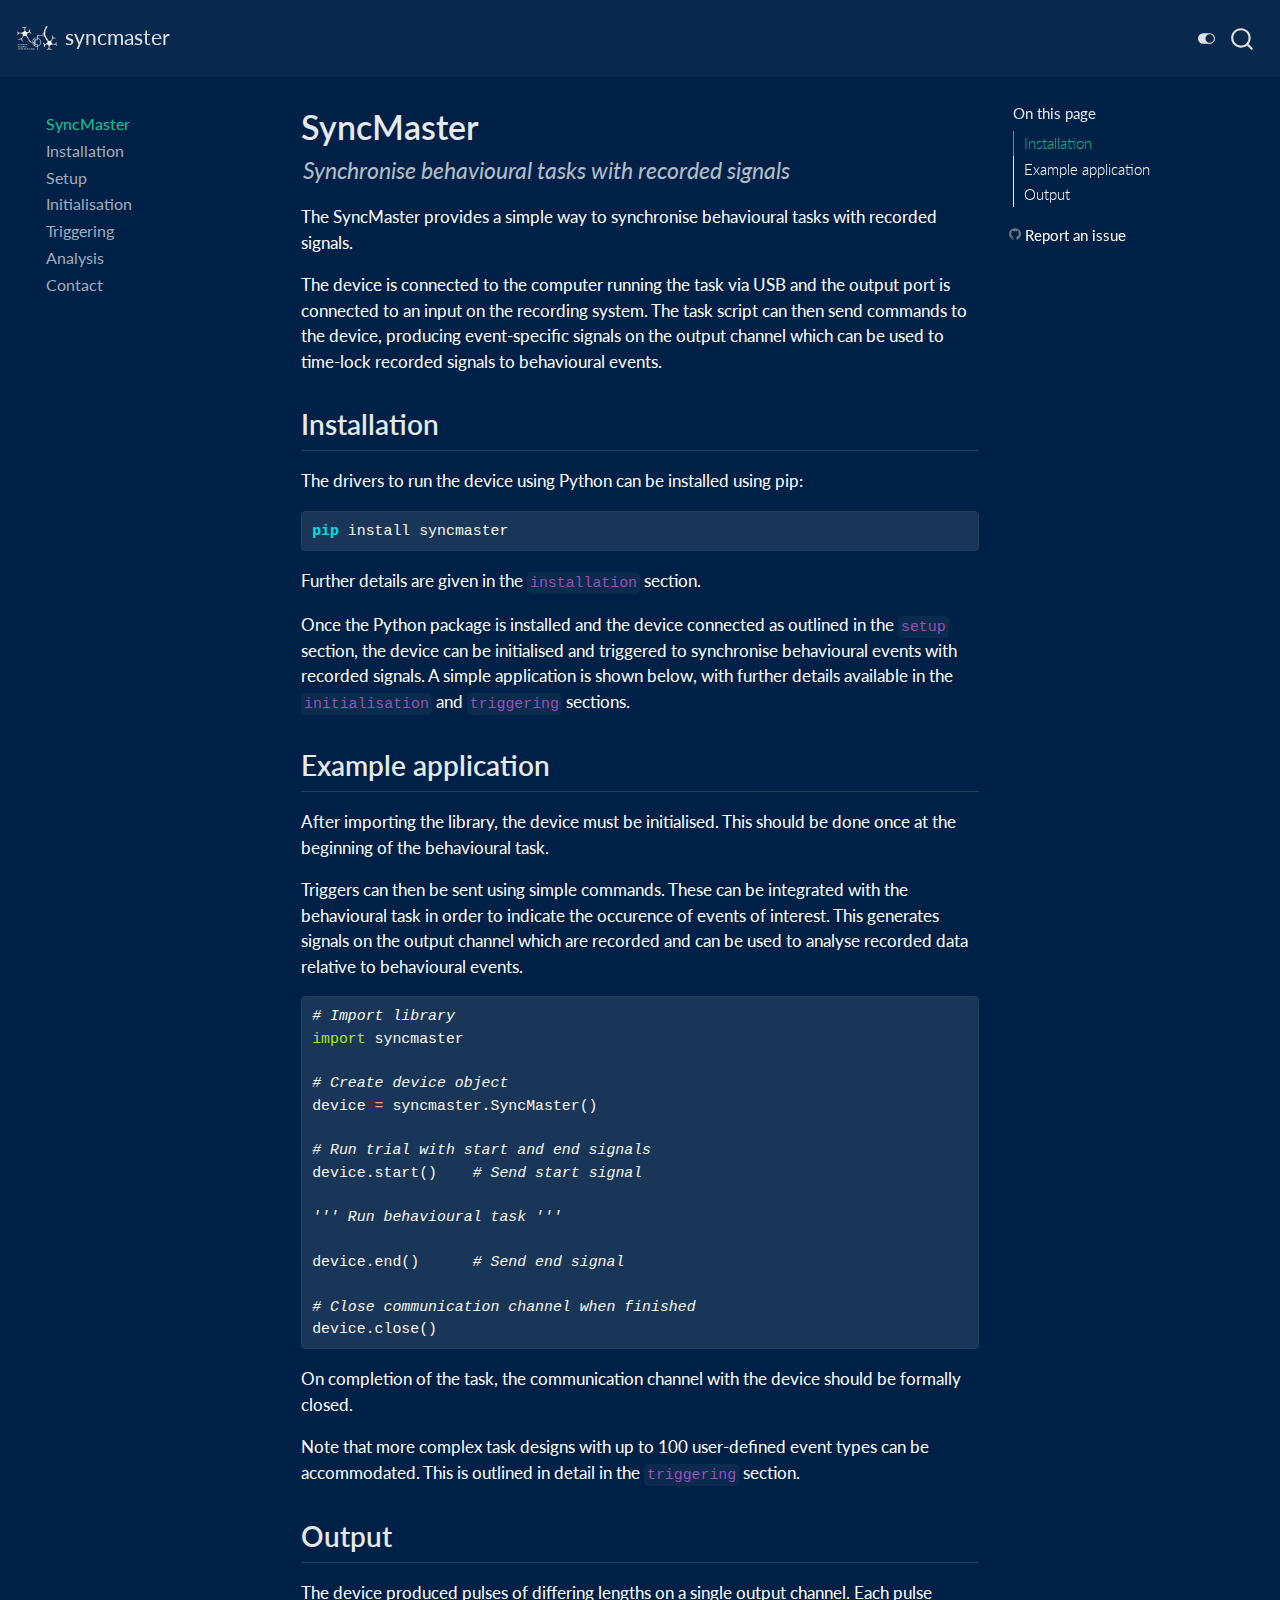
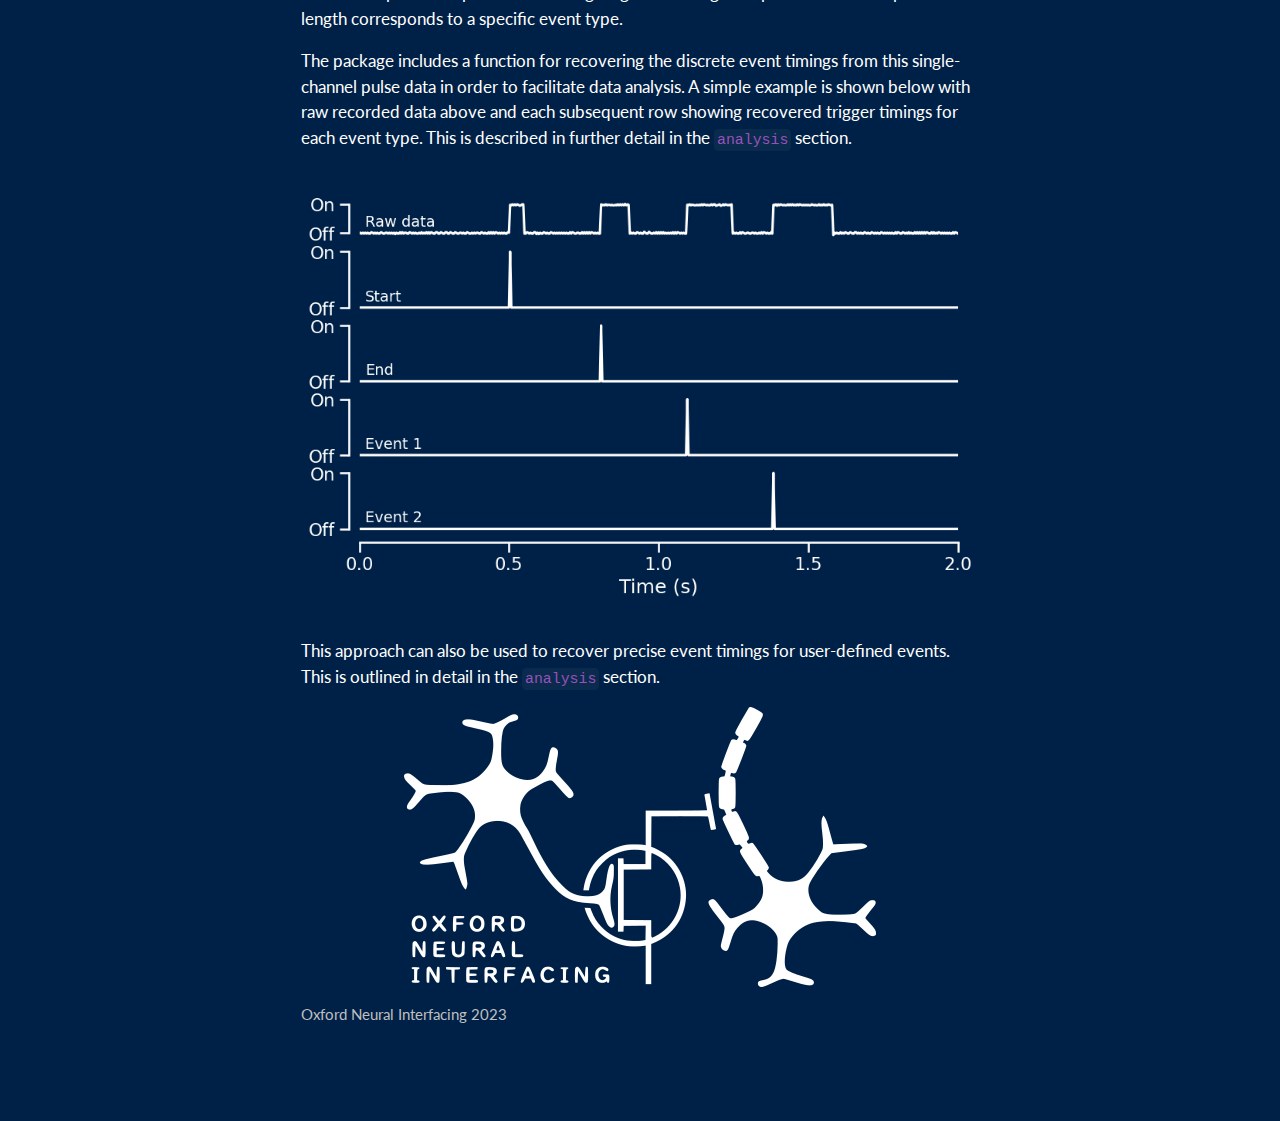
<file: index.html>
<!DOCTYPE html>
<html xmlns="http://www.w3.org/1999/xhtml" lang="en" xml:lang="en"><head>

<meta charset="utf-8">
<meta name="generator" content="quarto-1.3.353">

<meta name="viewport" content="width=device-width, initial-scale=1.0, user-scalable=yes">

<meta name="description" content="Synchronise behavioural tasks with recorded signals">

<title>syncmaster - SyncMaster</title>
<style>
code{white-space: pre-wrap;}
span.smallcaps{font-variant: small-caps;}
div.columns{display: flex; gap: min(4vw, 1.5em);}
div.column{flex: auto; overflow-x: auto;}
div.hanging-indent{margin-left: 1.5em; text-indent: -1.5em;}
ul.task-list{list-style: none;}
ul.task-list li input[type="checkbox"] {
  width: 0.8em;
  margin: 0 0.8em 0.2em -1em; /* quarto-specific, see https://github.com/quarto-dev/quarto-cli/issues/4556 */ 
  vertical-align: middle;
}
/* CSS for syntax highlighting */
pre > code.sourceCode { white-space: pre; position: relative; }
pre > code.sourceCode > span { display: inline-block; line-height: 1.25; }
pre > code.sourceCode > span:empty { height: 1.2em; }
.sourceCode { overflow: visible; }
code.sourceCode > span { color: inherit; text-decoration: inherit; }
div.sourceCode { margin: 1em 0; }
pre.sourceCode { margin: 0; }
@media screen {
div.sourceCode { overflow: auto; }
}
@media print {
pre > code.sourceCode { white-space: pre-wrap; }
pre > code.sourceCode > span { text-indent: -5em; padding-left: 5em; }
}
pre.numberSource code
  { counter-reset: source-line 0; }
pre.numberSource code > span
  { position: relative; left: -4em; counter-increment: source-line; }
pre.numberSource code > span > a:first-child::before
  { content: counter(source-line);
    position: relative; left: -1em; text-align: right; vertical-align: baseline;
    border: none; display: inline-block;
    -webkit-touch-callout: none; -webkit-user-select: none;
    -khtml-user-select: none; -moz-user-select: none;
    -ms-user-select: none; user-select: none;
    padding: 0 4px; width: 4em;
  }
pre.numberSource { margin-left: 3em;  padding-left: 4px; }
div.sourceCode
  {   }
@media screen {
pre > code.sourceCode > span > a:first-child::before { text-decoration: underline; }
}
</style>


<script src="site_libs/quarto-nav/quarto-nav.js"></script>
<script src="site_libs/quarto-nav/headroom.min.js"></script>
<script src="site_libs/clipboard/clipboard.min.js"></script>
<script src="site_libs/quarto-search/autocomplete.umd.js"></script>
<script src="site_libs/quarto-search/fuse.min.js"></script>
<script src="site_libs/quarto-search/quarto-search.js"></script>
<meta name="quarto:offset" content="./">
<link href="./oni_blue.png" rel="icon" type="image/png">
<script src="site_libs/quarto-html/quarto.js"></script>
<script src="site_libs/quarto-html/popper.min.js"></script>
<script src="site_libs/quarto-html/tippy.umd.min.js"></script>
<script src="site_libs/quarto-html/anchor.min.js"></script>
<link href="site_libs/quarto-html/tippy.css" rel="stylesheet">
<link href="site_libs/quarto-html/quarto-syntax-highlighting.css" rel="stylesheet" class="quarto-color-scheme" id="quarto-text-highlighting-styles">
<link href="site_libs/quarto-html/quarto-syntax-highlighting-dark.css" rel="stylesheet" class="quarto-color-scheme quarto-color-alternate" id="quarto-text-highlighting-styles">
<script src="site_libs/bootstrap/bootstrap.min.js"></script>
<link href="site_libs/bootstrap/bootstrap-icons.css" rel="stylesheet">
<link href="site_libs/bootstrap/bootstrap.min.css" rel="stylesheet" class="quarto-color-scheme" id="quarto-bootstrap" data-mode="light">
<link href="site_libs/bootstrap/bootstrap-dark.min.css" rel="stylesheet" class="quarto-color-scheme quarto-color-alternate" id="quarto-bootstrap" data-mode="dark">
<script id="quarto-search-options" type="application/json">{
  "location": "navbar",
  "copy-button": false,
  "collapse-after": 3,
  "panel-placement": "end",
  "type": "overlay",
  "limit": 20,
  "language": {
    "search-no-results-text": "No results",
    "search-matching-documents-text": "matching documents",
    "search-copy-link-title": "Copy link to search",
    "search-hide-matches-text": "Hide additional matches",
    "search-more-match-text": "more match in this document",
    "search-more-matches-text": "more matches in this document",
    "search-clear-button-title": "Clear",
    "search-detached-cancel-button-title": "Cancel",
    "search-submit-button-title": "Submit"
  }
}</script>


<link rel="stylesheet" href="styles.css">
<meta property="og:title" content="syncmaster - SyncMaster">
<meta property="og:description" content="Synchronise behavioural tasks with recorded signals">
<meta property="og:image" content="https://conorkeogh.github.io/syncmaster/index_files/figure-html/cell-3-output-1.png">
<meta property="og:site-name" content="syncmaster">
<meta property="og:image:height" content="565">
<meta property="og:image:width" content="878">
<meta name="twitter:title" content="syncmaster - SyncMaster">
<meta name="twitter:description" content="Synchronise behavioural tasks with recorded signals">
<meta name="twitter:image" content="https://conorkeogh.github.io/syncmaster/index_files/figure-html/cell-3-output-1.png">
<meta name="twitter:image-height" content="565">
<meta name="twitter:image-width" content="878">
<meta name="twitter:card" content="summary_large_image">
</head>

<body class="nav-sidebar floating nav-fixed">

<div id="quarto-search-results"></div>
  <header id="quarto-header" class="headroom fixed-top">
    <nav class="navbar navbar-expand-lg navbar-dark ">
      <div class="navbar-container container-fluid">
      <div class="navbar-brand-container">
    <a href="./index.html" class="navbar-brand navbar-brand-logo">
    <img src="./oni.png" alt="" class="navbar-logo">
    </a>
    <a class="navbar-brand" href="./index.html">
    <span class="navbar-title">syncmaster</span>
    </a>
  </div>
        <div class="quarto-navbar-tools ms-auto">
  <a href="" class="quarto-color-scheme-toggle quarto-navigation-tool  px-1" onclick="window.quartoToggleColorScheme(); return false;" title="Toggle dark mode"><i class="bi"></i></a>
</div>
          <div id="quarto-search" class="" title="Search"></div>
      </div> <!-- /container-fluid -->
    </nav>
  <nav class="quarto-secondary-nav">
    <div class="container-fluid d-flex">
      <button type="button" class="quarto-btn-toggle btn" data-bs-toggle="collapse" data-bs-target="#quarto-sidebar,#quarto-sidebar-glass" aria-controls="quarto-sidebar" aria-expanded="false" aria-label="Toggle sidebar navigation" onclick="if (window.quartoToggleHeadroom) { window.quartoToggleHeadroom(); }">
        <i class="bi bi-layout-text-sidebar-reverse"></i>
      </button>
      <nav class="quarto-page-breadcrumbs" aria-label="breadcrumb"><ol class="breadcrumb"><li class="breadcrumb-item"><a href="./index.html">SyncMaster</a></li></ol></nav>
      <a class="flex-grow-1" role="button" data-bs-toggle="collapse" data-bs-target="#quarto-sidebar,#quarto-sidebar-glass" aria-controls="quarto-sidebar" aria-expanded="false" aria-label="Toggle sidebar navigation" onclick="if (window.quartoToggleHeadroom) { window.quartoToggleHeadroom(); }">      
      </a>
    </div>
  </nav>
</header>
<!-- content -->
<div id="quarto-content" class="quarto-container page-columns page-rows-contents page-layout-article page-navbar">
<!-- sidebar -->
  <nav id="quarto-sidebar" class="sidebar collapse collapse-horizontal sidebar-navigation floating overflow-auto">
    <div class="sidebar-menu-container"> 
    <ul class="list-unstyled mt-1">
        <li class="sidebar-item">
  <div class="sidebar-item-container"> 
  <a href="./index.html" class="sidebar-item-text sidebar-link active">
 <span class="menu-text">SyncMaster</span></a>
  </div>
</li>
        <li class="sidebar-item">
  <div class="sidebar-item-container"> 
  <a href="./install.html" class="sidebar-item-text sidebar-link">
 <span class="menu-text">Installation</span></a>
  </div>
</li>
        <li class="sidebar-item">
  <div class="sidebar-item-container"> 
  <a href="./setup.html" class="sidebar-item-text sidebar-link">
 <span class="menu-text">Setup</span></a>
  </div>
</li>
        <li class="sidebar-item">
  <div class="sidebar-item-container"> 
  <a href="./initialisation.html" class="sidebar-item-text sidebar-link">
 <span class="menu-text">Initialisation</span></a>
  </div>
</li>
        <li class="sidebar-item">
  <div class="sidebar-item-container"> 
  <a href="./triggering.html" class="sidebar-item-text sidebar-link">
 <span class="menu-text">Triggering</span></a>
  </div>
</li>
        <li class="sidebar-item">
  <div class="sidebar-item-container"> 
  <a href="./events.html" class="sidebar-item-text sidebar-link">
 <span class="menu-text">Analysis</span></a>
  </div>
</li>
        <li class="sidebar-item">
  <div class="sidebar-item-container"> 
  <a href="./contact.html" class="sidebar-item-text sidebar-link">
 <span class="menu-text">Contact</span></a>
  </div>
</li>
    </ul>
    </div>
</nav>
<div id="quarto-sidebar-glass" data-bs-toggle="collapse" data-bs-target="#quarto-sidebar,#quarto-sidebar-glass"></div>
<!-- margin-sidebar -->
    <div id="quarto-margin-sidebar" class="sidebar margin-sidebar">
        <nav id="TOC" role="doc-toc" class="toc-active">
    <h2 id="toc-title">On this page</h2>
   
  <ul>
  <li><a href="#installation" id="toc-installation" class="nav-link active" data-scroll-target="#installation">Installation</a></li>
  <li><a href="#example-application" id="toc-example-application" class="nav-link" data-scroll-target="#example-application">Example application</a></li>
  <li><a href="#output" id="toc-output" class="nav-link" data-scroll-target="#output">Output</a></li>
  </ul>
<div class="toc-actions"><div><i class="bi bi-github"></i></div><div class="action-links"><p><a href="https://github.com/conorkeogh/syncmaster/issues/new" class="toc-action">Report an issue</a></p></div></div></nav>
    </div>
<!-- main -->
<main class="content" id="quarto-document-content">

<header id="title-block-header" class="quarto-title-block default">
<div class="quarto-title">
<h1 class="title">SyncMaster</h1>
</div>

<div>
  <div class="description">
    Synchronise behavioural tasks with recorded signals
  </div>
</div>


<div class="quarto-title-meta">

    
  
    
  </div>
  

</header>

<!-- WARNING: THIS FILE WAS AUTOGENERATED! DO NOT EDIT! -->
<p>The SyncMaster provides a simple way to synchronise behavioural tasks with recorded signals.</p>
<p>The device is connected to the computer running the task via USB and the output port is connected to an input on the recording system. The task script can then send commands to the device, producing event-specific signals on the output channel which can be used to time-lock recorded signals to behavioural events.</p>
<section id="installation" class="level2">
<h2 class="anchored" data-anchor-id="installation">Installation</h2>
<p>The drivers to run the device using Python can be installed using pip:</p>
<div class="sourceCode" id="cb1"><pre class="sourceCode sh code-with-copy"><code class="sourceCode bash"><span id="cb1-1"><a href="#cb1-1" aria-hidden="true" tabindex="-1"></a><span class="ex">pip</span> install syncmaster</span></code><button title="Copy to Clipboard" class="code-copy-button"><i class="bi"></i></button></pre></div>
<p>Further details are given in the <code>installation</code> section.</p>
<p>Once the Python package is installed and the device connected as outlined in the <code>setup</code> section, the device can be initialised and triggered to synchronise behavioural events with recorded signals. A simple application is shown below, with further details available in the <code>initialisation</code> and <code>triggering</code> sections.</p>
</section>
<section id="example-application" class="level2">
<h2 class="anchored" data-anchor-id="example-application">Example application</h2>
<p>After importing the library, the device must be initialised. This should be done once at the beginning of the behavioural task.</p>
<p>Triggers can then be sent using simple commands. These can be integrated with the behavioural task in order to indicate the occurence of events of interest. This generates signals on the output channel which are recorded and can be used to analyse recorded data relative to behavioural events.</p>
<div class="cell">
<div class="sourceCode cell-code" id="cb2"><pre class="sourceCode python code-with-copy"><code class="sourceCode python"><span id="cb2-1"><a href="#cb2-1" aria-hidden="true" tabindex="-1"></a><span class="co"># Import library</span></span>
<span id="cb2-2"><a href="#cb2-2" aria-hidden="true" tabindex="-1"></a><span class="im">import</span> syncmaster</span>
<span id="cb2-3"><a href="#cb2-3" aria-hidden="true" tabindex="-1"></a></span>
<span id="cb2-4"><a href="#cb2-4" aria-hidden="true" tabindex="-1"></a><span class="co"># Create device object</span></span>
<span id="cb2-5"><a href="#cb2-5" aria-hidden="true" tabindex="-1"></a>device <span class="op">=</span> syncmaster.SyncMaster()</span>
<span id="cb2-6"><a href="#cb2-6" aria-hidden="true" tabindex="-1"></a></span>
<span id="cb2-7"><a href="#cb2-7" aria-hidden="true" tabindex="-1"></a><span class="co"># Run trial with start and end signals</span></span>
<span id="cb2-8"><a href="#cb2-8" aria-hidden="true" tabindex="-1"></a>device.start()    <span class="co"># Send start signal</span></span>
<span id="cb2-9"><a href="#cb2-9" aria-hidden="true" tabindex="-1"></a></span>
<span id="cb2-10"><a href="#cb2-10" aria-hidden="true" tabindex="-1"></a><span class="co">''' Run behavioural task '''</span></span>
<span id="cb2-11"><a href="#cb2-11" aria-hidden="true" tabindex="-1"></a></span>
<span id="cb2-12"><a href="#cb2-12" aria-hidden="true" tabindex="-1"></a>device.end()      <span class="co"># Send end signal</span></span>
<span id="cb2-13"><a href="#cb2-13" aria-hidden="true" tabindex="-1"></a></span>
<span id="cb2-14"><a href="#cb2-14" aria-hidden="true" tabindex="-1"></a><span class="co"># Close communication channel when finished</span></span>
<span id="cb2-15"><a href="#cb2-15" aria-hidden="true" tabindex="-1"></a>device.close()</span></code><button title="Copy to Clipboard" class="code-copy-button"><i class="bi"></i></button></pre></div>
</div>
<p>On completion of the task, the communication channel with the device should be formally closed.</p>
<p>Note that more complex task designs with up to 100 user-defined event types can be accommodated. This is outlined in detail in the <code>triggering</code> section.</p>
</section>
<section id="output" class="level2">
<h2 class="anchored" data-anchor-id="output">Output</h2>
<p>The device produced pulses of differing lengths on a single output channel. Each pulse length corresponds to a specific event type.</p>
<p>The package includes a function for recovering the discrete event timings from this single-channel pulse data in order to facilitate data analysis. A simple example is shown below with raw recorded data above and each subsequent row showing recovered trigger timings for each event type. This is described in further detail in the <code>analysis</code> section.</p>
<div class="cell dark-mode">
<div class="cell-output cell-output-display">
<p><img src="index_files/figure-html/cell-3-output-1.png" class="img-fluid"></p>
</div>
</div>
<div class="cell light-mode">
<div class="cell-output cell-output-display">
<p><img src="index_files/figure-html/cell-4-output-1.png" class="img-fluid"></p>
</div>
</div>
<p>This approach can also be used to recover precise event timings for user-defined events. This is outlined in detail in the <code>analysis</code> section.</p>
<div class="dark-mode">
<div class="quarto-figure quarto-figure-center">
<figure class="figure">
<p><img src="oni.png" class="img-fluid figure-img"></p>
<figcaption class="figure-caption">Oxford Neural Interfacing 2023</figcaption>
</figure>
</div>
</div>
<div class="light-mode">
<div class="quarto-figure quarto-figure-center">
<figure class="figure">
<p><img src="oni_blue.png" class="img-fluid figure-img"></p>
<figcaption class="figure-caption">Oxford Neural Interfacing 2023</figcaption>
</figure>
</div>
</div>


</section>

</main> <!-- /main -->
<script id="quarto-html-after-body" type="application/javascript">
window.document.addEventListener("DOMContentLoaded", function (event) {
  const toggleBodyColorMode = (bsSheetEl) => {
    const mode = bsSheetEl.getAttribute("data-mode");
    const bodyEl = window.document.querySelector("body");
    if (mode === "dark") {
      bodyEl.classList.add("quarto-dark");
      bodyEl.classList.remove("quarto-light");
    } else {
      bodyEl.classList.add("quarto-light");
      bodyEl.classList.remove("quarto-dark");
    }
  }
  const toggleBodyColorPrimary = () => {
    const bsSheetEl = window.document.querySelector("link#quarto-bootstrap");
    if (bsSheetEl) {
      toggleBodyColorMode(bsSheetEl);
    }
  }
  toggleBodyColorPrimary();  
  const disableStylesheet = (stylesheets) => {
    for (let i=0; i < stylesheets.length; i++) {
      const stylesheet = stylesheets[i];
      stylesheet.rel = 'prefetch';
    }
  }
  const enableStylesheet = (stylesheets) => {
    for (let i=0; i < stylesheets.length; i++) {
      const stylesheet = stylesheets[i];
      stylesheet.rel = 'stylesheet';
    }
  }
  const manageTransitions = (selector, allowTransitions) => {
    const els = window.document.querySelectorAll(selector);
    for (let i=0; i < els.length; i++) {
      const el = els[i];
      if (allowTransitions) {
        el.classList.remove('notransition');
      } else {
        el.classList.add('notransition');
      }
    }
  }
  const toggleColorMode = (alternate) => {
    // Switch the stylesheets
    const alternateStylesheets = window.document.querySelectorAll('link.quarto-color-scheme.quarto-color-alternate');
    manageTransitions('#quarto-margin-sidebar .nav-link', false);
    if (alternate) {
      enableStylesheet(alternateStylesheets);
      for (const sheetNode of alternateStylesheets) {
        if (sheetNode.id === "quarto-bootstrap") {
          toggleBodyColorMode(sheetNode);
        }
      }
    } else {
      disableStylesheet(alternateStylesheets);
      toggleBodyColorPrimary();
    }
    manageTransitions('#quarto-margin-sidebar .nav-link', true);
    // Switch the toggles
    const toggles = window.document.querySelectorAll('.quarto-color-scheme-toggle');
    for (let i=0; i < toggles.length; i++) {
      const toggle = toggles[i];
      if (toggle) {
        if (alternate) {
          toggle.classList.add("alternate");     
        } else {
          toggle.classList.remove("alternate");
        }
      }
    }
    // Hack to workaround the fact that safari doesn't
    // properly recolor the scrollbar when toggling (#1455)
    if (navigator.userAgent.indexOf('Safari') > 0 && navigator.userAgent.indexOf('Chrome') == -1) {
      manageTransitions("body", false);
      window.scrollTo(0, 1);
      setTimeout(() => {
        window.scrollTo(0, 0);
        manageTransitions("body", true);
      }, 40);  
    }
  }
  const isFileUrl = () => { 
    return window.location.protocol === 'file:';
  }
  const hasAlternateSentinel = () => {  
    let styleSentinel = getColorSchemeSentinel();
    if (styleSentinel !== null) {
      return styleSentinel === "alternate";
    } else {
      return false;
    }
  }
  const setStyleSentinel = (alternate) => {
    const value = alternate ? "alternate" : "default";
    if (!isFileUrl()) {
      window.localStorage.setItem("quarto-color-scheme", value);
    } else {
      localAlternateSentinel = value;
    }
  }
  const getColorSchemeSentinel = () => {
    if (!isFileUrl()) {
      const storageValue = window.localStorage.getItem("quarto-color-scheme");
      return storageValue != null ? storageValue : localAlternateSentinel;
    } else {
      return localAlternateSentinel;
    }
  }
  let localAlternateSentinel = 'alternate';
  // Dark / light mode switch
  window.quartoToggleColorScheme = () => {
    // Read the current dark / light value 
    let toAlternate = !hasAlternateSentinel();
    toggleColorMode(toAlternate);
    setStyleSentinel(toAlternate);
  };
  // Ensure there is a toggle, if there isn't float one in the top right
  if (window.document.querySelector('.quarto-color-scheme-toggle') === null) {
    const a = window.document.createElement('a');
    a.classList.add('top-right');
    a.classList.add('quarto-color-scheme-toggle');
    a.href = "";
    a.onclick = function() { try { window.quartoToggleColorScheme(); } catch {} return false; };
    const i = window.document.createElement("i");
    i.classList.add('bi');
    a.appendChild(i);
    window.document.body.appendChild(a);
  }
  // Switch to dark mode if need be
  if (hasAlternateSentinel()) {
    toggleColorMode(true);
  } else {
    toggleColorMode(false);
  }
  const icon = "";
  const anchorJS = new window.AnchorJS();
  anchorJS.options = {
    placement: 'right',
    icon: icon
  };
  anchorJS.add('.anchored');
  const isCodeAnnotation = (el) => {
    for (const clz of el.classList) {
      if (clz.startsWith('code-annotation-')) {                     
        return true;
      }
    }
    return false;
  }
  const clipboard = new window.ClipboardJS('.code-copy-button', {
    text: function(trigger) {
      const codeEl = trigger.previousElementSibling.cloneNode(true);
      for (const childEl of codeEl.children) {
        if (isCodeAnnotation(childEl)) {
          childEl.remove();
        }
      }
      return codeEl.innerText;
    }
  });
  clipboard.on('success', function(e) {
    // button target
    const button = e.trigger;
    // don't keep focus
    button.blur();
    // flash "checked"
    button.classList.add('code-copy-button-checked');
    var currentTitle = button.getAttribute("title");
    button.setAttribute("title", "Copied!");
    let tooltip;
    if (window.bootstrap) {
      button.setAttribute("data-bs-toggle", "tooltip");
      button.setAttribute("data-bs-placement", "left");
      button.setAttribute("data-bs-title", "Copied!");
      tooltip = new bootstrap.Tooltip(button, 
        { trigger: "manual", 
          customClass: "code-copy-button-tooltip",
          offset: [0, -8]});
      tooltip.show();    
    }
    setTimeout(function() {
      if (tooltip) {
        tooltip.hide();
        button.removeAttribute("data-bs-title");
        button.removeAttribute("data-bs-toggle");
        button.removeAttribute("data-bs-placement");
      }
      button.setAttribute("title", currentTitle);
      button.classList.remove('code-copy-button-checked');
    }, 1000);
    // clear code selection
    e.clearSelection();
  });
  function tippyHover(el, contentFn) {
    const config = {
      allowHTML: true,
      content: contentFn,
      maxWidth: 500,
      delay: 100,
      arrow: false,
      appendTo: function(el) {
          return el.parentElement;
      },
      interactive: true,
      interactiveBorder: 10,
      theme: 'quarto',
      placement: 'bottom-start'
    };
    window.tippy(el, config); 
  }
  const noterefs = window.document.querySelectorAll('a[role="doc-noteref"]');
  for (var i=0; i<noterefs.length; i++) {
    const ref = noterefs[i];
    tippyHover(ref, function() {
      // use id or data attribute instead here
      let href = ref.getAttribute('data-footnote-href') || ref.getAttribute('href');
      try { href = new URL(href).hash; } catch {}
      const id = href.replace(/^#\/?/, "");
      const note = window.document.getElementById(id);
      return note.innerHTML;
    });
  }
      let selectedAnnoteEl;
      const selectorForAnnotation = ( cell, annotation) => {
        let cellAttr = 'data-code-cell="' + cell + '"';
        let lineAttr = 'data-code-annotation="' +  annotation + '"';
        const selector = 'span[' + cellAttr + '][' + lineAttr + ']';
        return selector;
      }
      const selectCodeLines = (annoteEl) => {
        const doc = window.document;
        const targetCell = annoteEl.getAttribute("data-target-cell");
        const targetAnnotation = annoteEl.getAttribute("data-target-annotation");
        const annoteSpan = window.document.querySelector(selectorForAnnotation(targetCell, targetAnnotation));
        const lines = annoteSpan.getAttribute("data-code-lines").split(",");
        const lineIds = lines.map((line) => {
          return targetCell + "-" + line;
        })
        let top = null;
        let height = null;
        let parent = null;
        if (lineIds.length > 0) {
            //compute the position of the single el (top and bottom and make a div)
            const el = window.document.getElementById(lineIds[0]);
            top = el.offsetTop;
            height = el.offsetHeight;
            parent = el.parentElement.parentElement;
          if (lineIds.length > 1) {
            const lastEl = window.document.getElementById(lineIds[lineIds.length - 1]);
            const bottom = lastEl.offsetTop + lastEl.offsetHeight;
            height = bottom - top;
          }
          if (top !== null && height !== null && parent !== null) {
            // cook up a div (if necessary) and position it 
            let div = window.document.getElementById("code-annotation-line-highlight");
            if (div === null) {
              div = window.document.createElement("div");
              div.setAttribute("id", "code-annotation-line-highlight");
              div.style.position = 'absolute';
              parent.appendChild(div);
            }
            div.style.top = top - 2 + "px";
            div.style.height = height + 4 + "px";
            let gutterDiv = window.document.getElementById("code-annotation-line-highlight-gutter");
            if (gutterDiv === null) {
              gutterDiv = window.document.createElement("div");
              gutterDiv.setAttribute("id", "code-annotation-line-highlight-gutter");
              gutterDiv.style.position = 'absolute';
              const codeCell = window.document.getElementById(targetCell);
              const gutter = codeCell.querySelector('.code-annotation-gutter');
              gutter.appendChild(gutterDiv);
            }
            gutterDiv.style.top = top - 2 + "px";
            gutterDiv.style.height = height + 4 + "px";
          }
          selectedAnnoteEl = annoteEl;
        }
      };
      const unselectCodeLines = () => {
        const elementsIds = ["code-annotation-line-highlight", "code-annotation-line-highlight-gutter"];
        elementsIds.forEach((elId) => {
          const div = window.document.getElementById(elId);
          if (div) {
            div.remove();
          }
        });
        selectedAnnoteEl = undefined;
      };
      // Attach click handler to the DT
      const annoteDls = window.document.querySelectorAll('dt[data-target-cell]');
      for (const annoteDlNode of annoteDls) {
        annoteDlNode.addEventListener('click', (event) => {
          const clickedEl = event.target;
          if (clickedEl !== selectedAnnoteEl) {
            unselectCodeLines();
            const activeEl = window.document.querySelector('dt[data-target-cell].code-annotation-active');
            if (activeEl) {
              activeEl.classList.remove('code-annotation-active');
            }
            selectCodeLines(clickedEl);
            clickedEl.classList.add('code-annotation-active');
          } else {
            // Unselect the line
            unselectCodeLines();
            clickedEl.classList.remove('code-annotation-active');
          }
        });
      }
  const findCites = (el) => {
    const parentEl = el.parentElement;
    if (parentEl) {
      const cites = parentEl.dataset.cites;
      if (cites) {
        return {
          el,
          cites: cites.split(' ')
        };
      } else {
        return findCites(el.parentElement)
      }
    } else {
      return undefined;
    }
  };
  var bibliorefs = window.document.querySelectorAll('a[role="doc-biblioref"]');
  for (var i=0; i<bibliorefs.length; i++) {
    const ref = bibliorefs[i];
    const citeInfo = findCites(ref);
    if (citeInfo) {
      tippyHover(citeInfo.el, function() {
        var popup = window.document.createElement('div');
        citeInfo.cites.forEach(function(cite) {
          var citeDiv = window.document.createElement('div');
          citeDiv.classList.add('hanging-indent');
          citeDiv.classList.add('csl-entry');
          var biblioDiv = window.document.getElementById('ref-' + cite);
          if (biblioDiv) {
            citeDiv.innerHTML = biblioDiv.innerHTML;
          }
          popup.appendChild(citeDiv);
        });
        return popup.innerHTML;
      });
    }
  }
});
</script>
</div> <!-- /content -->



</body></html>
</file>
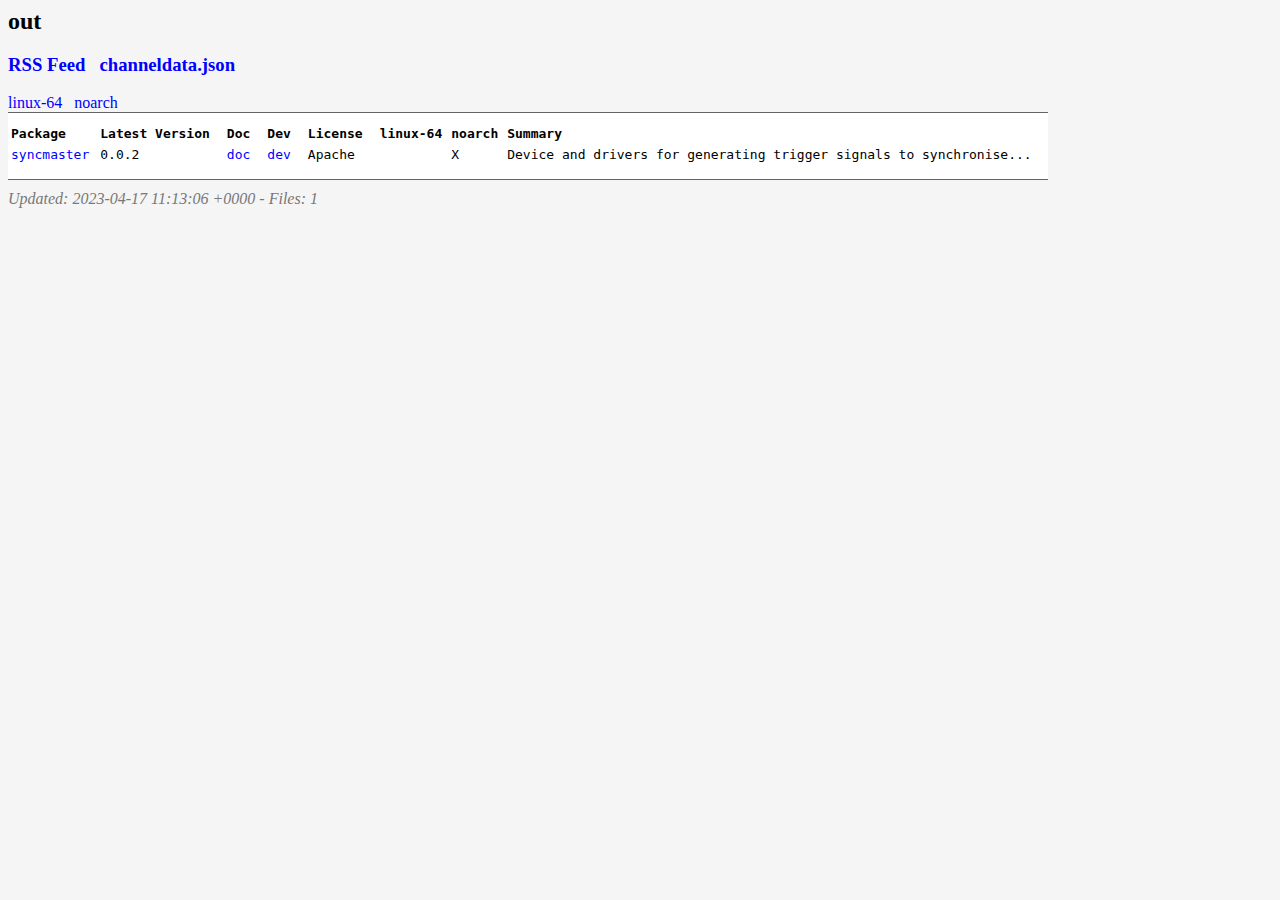
<file: conda/out/index.html>
<html>
<head>
  <title>out</title>
  <style type="text/css">
    a, a:active {
      text-decoration: none; color: blue;
    }
    a:visited {
      color: #48468F;
    }
    a:hover, a:focus {
      text-decoration: underline; color: red;
    }
    body {
      background-color: #F5F5F5;
    }
    h2 {
      margin-bottom: 12px;
    }
    th, td {
      font: 100% monospace; text-align: left;
    }
    th {
      font-weight: bold; padding-right: 14px; padding-bottom: 3px;
    }
    th.tight {
        padding-right: 6px;
    }
    td {
      padding-right: 14px;
    }
    td.tight {
        padding-right: 8px;
    }
    td.s, th.s {
      text-align: right;
    }
    td.summary {
      white-space: nowrap;
      overflow: hidden;
    }
    td.packagename {
      white-space: nowrap;
      text-overflow: ellipsis;
      overflow: hidden;
      max-width: 180px;
      padding-right: 8px;
    }
    td.version {
      //white-space: nowrap;
      overflow: hidden;
      max-width: 90px;
      padding-right: 8px;
    }
    table {
      background-color: white;
      border-top: 1px solid #646464;
      border-bottom: 1px solid #646464;
      padding-top: 10px;
      padding-bottom: 14px;
    }
    address {
      color: #787878;
      padding-top: 10px;
    }
  </style>
</head>
<body>
  <h2>out</h2>
  <h3><a href="rss.xml">RSS Feed</a>&nbsp;&nbsp;&nbsp;<a href="channeldata.json">channeldata.json</a></h3>
<a href="linux-64">linux-64</a>&nbsp;&nbsp;&nbsp;<a href="noarch">noarch</a>&nbsp;&nbsp;&nbsp;  <table>
    <tr>
      <th style="padding-right:18px;">Package</th>
      <th>Latest Version</th>
      <th>Doc</th>
      <th>Dev</th>
      <th>License</th>
<th class="tight">linux-64</th><th class="tight">noarch</th>      <th>Summary</th>
    </tr>
    <tr>
      <td class="packagename"><a href="https://github.com/conorkeogh/syncmaster" alt="syncmaster">syncmaster</a></td>
      <td class="version">0.0.2</td>
      <td><a href="https://conorkeogh.github.io/syncmaster">doc</a></td>
      <td><a href="https://github.com/conorkeogh/syncmaster">dev</a></td>
      <td class="tight">Apache</td>
<td></td><td>X</td>      <td class="summary">Device and drivers for generating trigger signals to synchronise...</td>
    </tr>  </table>
  <address>Updated: 2023-04-17 11:13:06 +0000 - Files: 1</address>
</body>
</html>
</file>
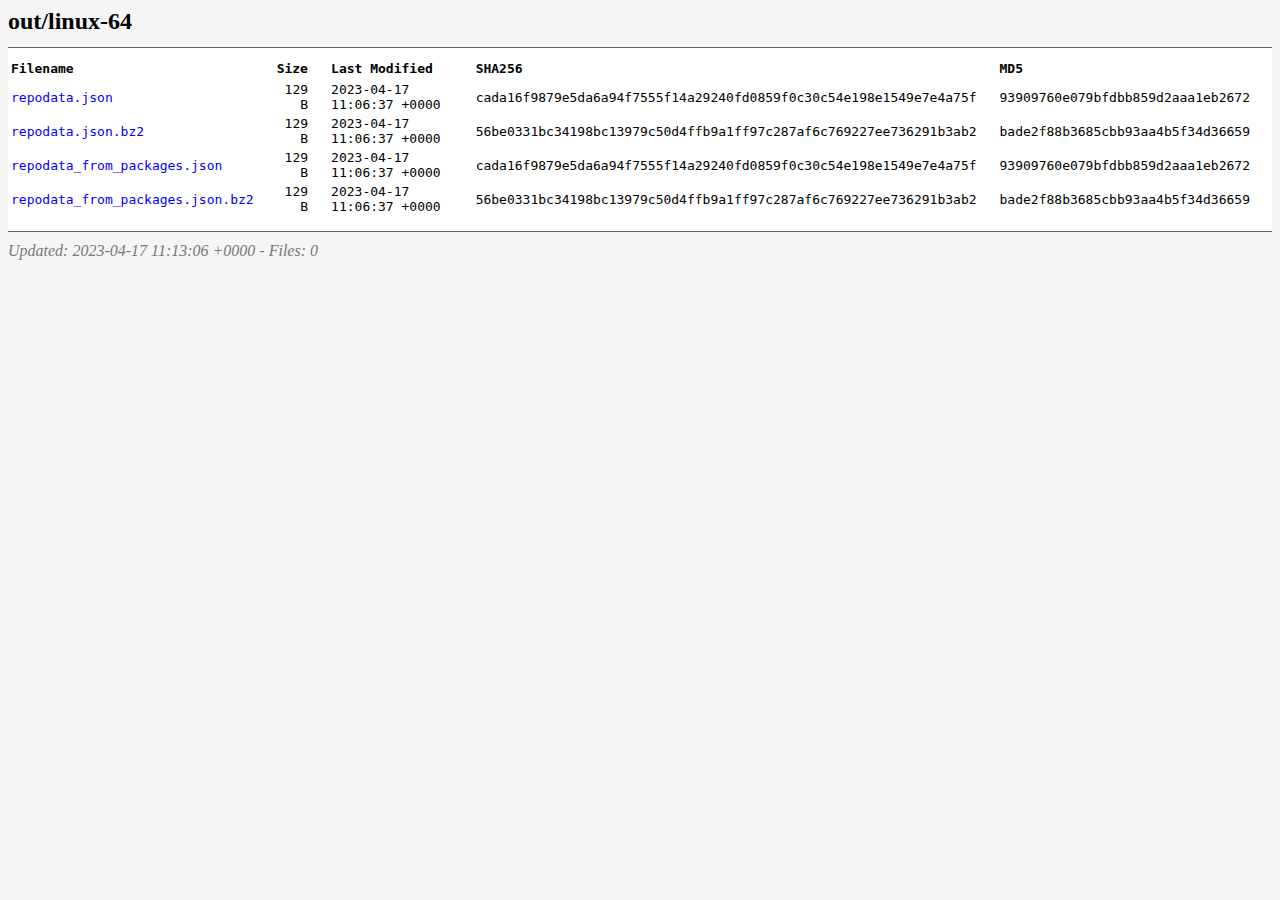
<file: conda/out/linux-64/index.html>
<html>
<head>
  <title>out/linux-64</title>
  <style type="text/css">
    a, a:active {
      text-decoration: none; color: blue;
    }
    a:visited {
      color: #48468F;
    }
    a:hover, a:focus {
      text-decoration: underline; color: red;
    }
    body {
      background-color: #F5F5F5;
    }
    h2 {
      margin-bottom: 12px;
    }
    th, td {
      font: 100% monospace; text-align: left;
    }
    th {
      font-weight: bold; padding-right: 14px; padding-bottom: 3px;
    }
    td {
      padding-right: 20px;
    }
    td.s, th.s {
      text-align: right;
    }
    table {
      background-color: white;
      border-top: 1px solid #646464;
      border-bottom: 1px solid #646464;
      padding-top: 10px;
      padding-bottom: 14px;
    }
    address {
      color: #787878;
      padding-top: 10px;
    }
  </style>
</head>
<body>
  <h2>out/linux-64</h2>
  <table>
    <tr>
      <th>Filename</th>
      <th>Size</th>
      <th>Last Modified</th>
      <th>SHA256</th>
      <th>MD5</th>
    </tr>
    <tr>
      <td><a href="repodata.json" alt="repodata.json">repodata.json</a></td>
      <td class="s">129 B</td>
      <td>2023-04-17 11:06:37 +0000</td>
      <td>cada16f9879e5da6a94f7555f14a29240fd0859f0c30c54e198e1549e7e4a75f</td>
      <td>93909760e079bfdbb859d2aaa1eb2672</td>
    </tr>    <tr>
      <td><a href="repodata.json.bz2" alt="repodata.json.bz2">repodata.json.bz2</a></td>
      <td class="s">129 B</td>
      <td>2023-04-17 11:06:37 +0000</td>
      <td>56be0331bc34198bc13979c50d4ffb9a1ff97c287af6c769227ee736291b3ab2</td>
      <td>bade2f88b3685cbb93aa4b5f34d36659</td>
    </tr>    <tr>
      <td><a href="repodata_from_packages.json" alt="repodata_from_packages.json">repodata_from_packages.json</a></td>
      <td class="s">129 B</td>
      <td>2023-04-17 11:06:37 +0000</td>
      <td>cada16f9879e5da6a94f7555f14a29240fd0859f0c30c54e198e1549e7e4a75f</td>
      <td>93909760e079bfdbb859d2aaa1eb2672</td>
    </tr>    <tr>
      <td><a href="repodata_from_packages.json.bz2" alt="repodata_from_packages.json.bz2">repodata_from_packages.json.bz2</a></td>
      <td class="s">129 B</td>
      <td>2023-04-17 11:06:37 +0000</td>
      <td>56be0331bc34198bc13979c50d4ffb9a1ff97c287af6c769227ee736291b3ab2</td>
      <td>bade2f88b3685cbb93aa4b5f34d36659</td>
    </tr>  </table>
  <address>Updated: 2023-04-17 11:13:06 +0000 - Files: 0</address>
</body>
</html>
</file>
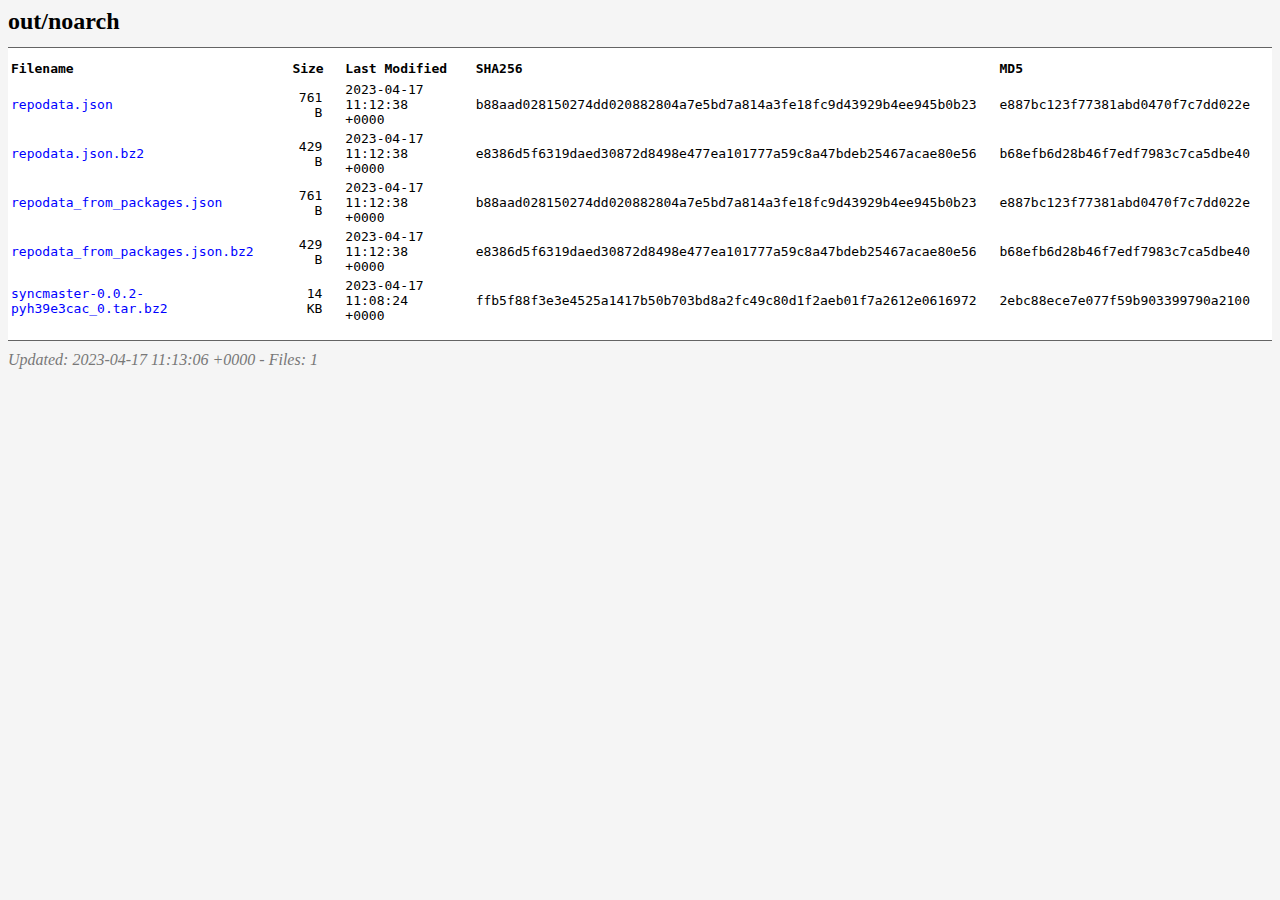
<file: conda/out/noarch/index.html>
<html>
<head>
  <title>out/noarch</title>
  <style type="text/css">
    a, a:active {
      text-decoration: none; color: blue;
    }
    a:visited {
      color: #48468F;
    }
    a:hover, a:focus {
      text-decoration: underline; color: red;
    }
    body {
      background-color: #F5F5F5;
    }
    h2 {
      margin-bottom: 12px;
    }
    th, td {
      font: 100% monospace; text-align: left;
    }
    th {
      font-weight: bold; padding-right: 14px; padding-bottom: 3px;
    }
    td {
      padding-right: 20px;
    }
    td.s, th.s {
      text-align: right;
    }
    table {
      background-color: white;
      border-top: 1px solid #646464;
      border-bottom: 1px solid #646464;
      padding-top: 10px;
      padding-bottom: 14px;
    }
    address {
      color: #787878;
      padding-top: 10px;
    }
  </style>
</head>
<body>
  <h2>out/noarch</h2>
  <table>
    <tr>
      <th>Filename</th>
      <th>Size</th>
      <th>Last Modified</th>
      <th>SHA256</th>
      <th>MD5</th>
    </tr>
    <tr>
      <td><a href="repodata.json" alt="repodata.json">repodata.json</a></td>
      <td class="s">761 B</td>
      <td>2023-04-17 11:12:38 +0000</td>
      <td>b88aad028150274dd020882804a7e5bd7a814a3fe18fc9d43929b4ee945b0b23</td>
      <td>e887bc123f77381abd0470f7c7dd022e</td>
    </tr>    <tr>
      <td><a href="repodata.json.bz2" alt="repodata.json.bz2">repodata.json.bz2</a></td>
      <td class="s">429 B</td>
      <td>2023-04-17 11:12:38 +0000</td>
      <td>e8386d5f6319daed30872d8498e477ea101777a59c8a47bdeb25467acae80e56</td>
      <td>b68efb6d28b46f7edf7983c7ca5dbe40</td>
    </tr>    <tr>
      <td><a href="repodata_from_packages.json" alt="repodata_from_packages.json">repodata_from_packages.json</a></td>
      <td class="s">761 B</td>
      <td>2023-04-17 11:12:38 +0000</td>
      <td>b88aad028150274dd020882804a7e5bd7a814a3fe18fc9d43929b4ee945b0b23</td>
      <td>e887bc123f77381abd0470f7c7dd022e</td>
    </tr>    <tr>
      <td><a href="repodata_from_packages.json.bz2" alt="repodata_from_packages.json.bz2">repodata_from_packages.json.bz2</a></td>
      <td class="s">429 B</td>
      <td>2023-04-17 11:12:38 +0000</td>
      <td>e8386d5f6319daed30872d8498e477ea101777a59c8a47bdeb25467acae80e56</td>
      <td>b68efb6d28b46f7edf7983c7ca5dbe40</td>
    </tr>    <tr>
      <td><a href="syncmaster-0.0.2-pyh39e3cac_0.tar.bz2" alt="syncmaster-0.0.2-pyh39e3cac_0.tar.bz2">syncmaster-0.0.2-pyh39e3cac_0.tar.bz2</a></td>
      <td class="s">14 KB</td>
      <td>2023-04-17 11:08:24 +0000</td>
      <td>ffb5f88f3e3e4525a1417b50b703bd8a2fc49c80d1f2aeb01f7a2612e0616972</td>
      <td>2ebc88ece7e077f59b903399790a2100</td>
    </tr>  </table>
  <address>Updated: 2023-04-17 11:13:06 +0000 - Files: 1</address>
</body>
</html>
</file>
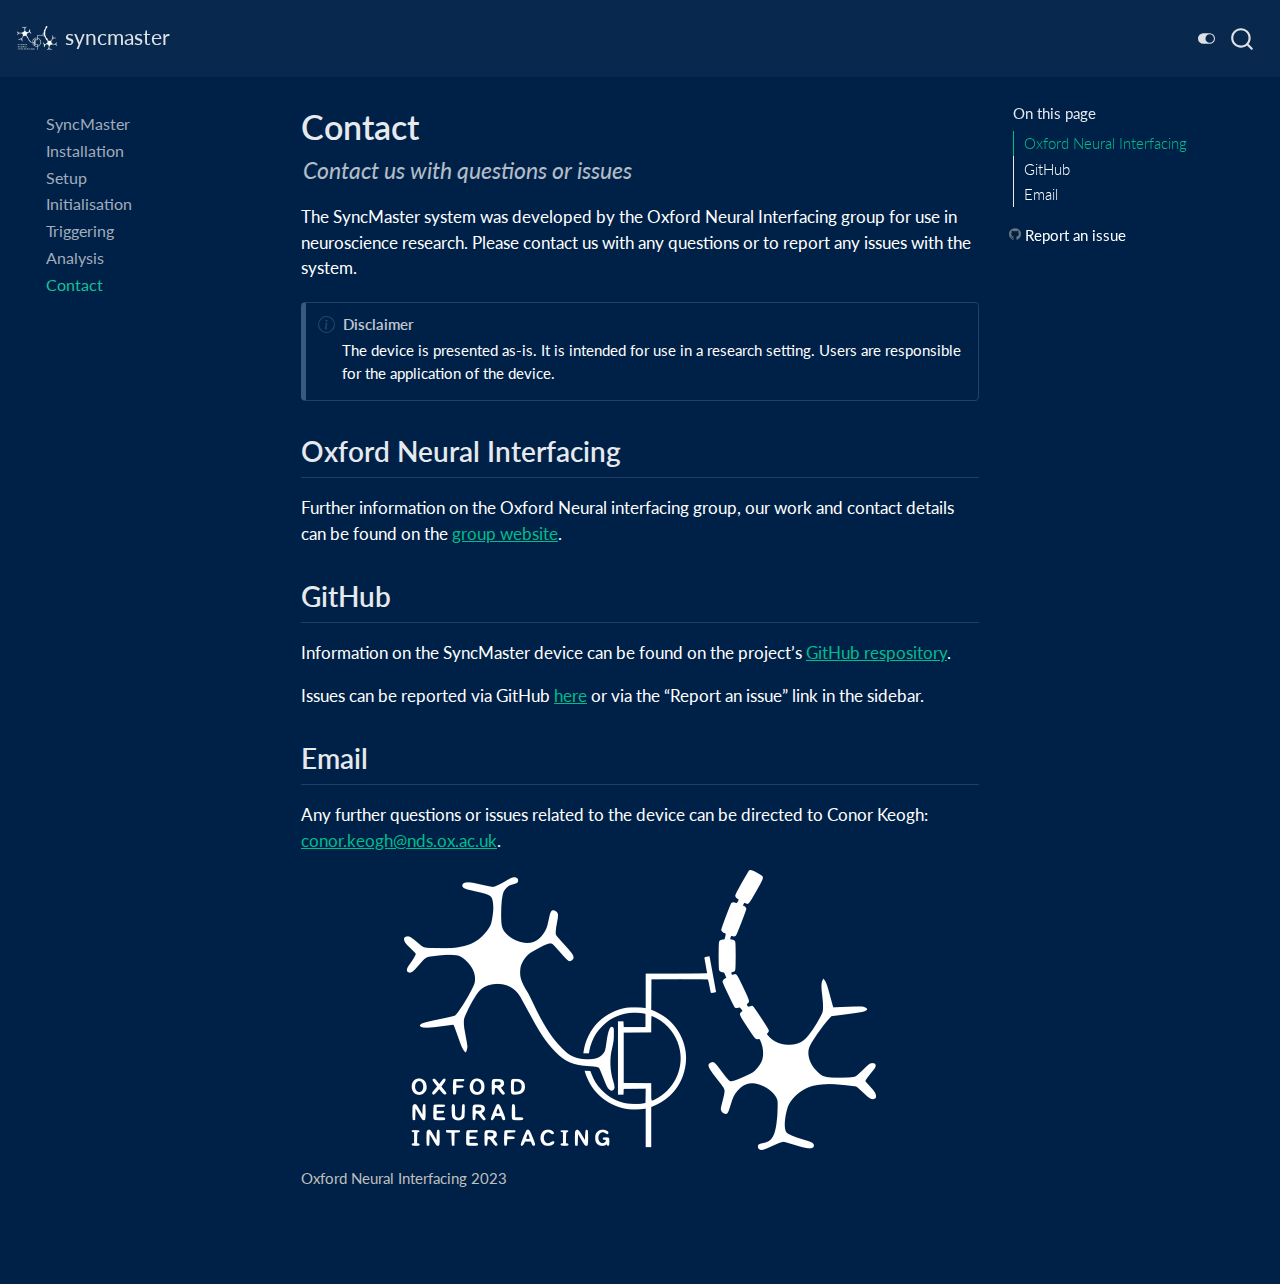
<file: contact.html>
<!DOCTYPE html>
<html xmlns="http://www.w3.org/1999/xhtml" lang="en" xml:lang="en"><head>

<meta charset="utf-8">
<meta name="generator" content="quarto-1.3.353">

<meta name="viewport" content="width=device-width, initial-scale=1.0, user-scalable=yes">

<meta name="description" content="Contact us with questions or issues">

<title>syncmaster - Contact</title>
<style>
code{white-space: pre-wrap;}
span.smallcaps{font-variant: small-caps;}
div.columns{display: flex; gap: min(4vw, 1.5em);}
div.column{flex: auto; overflow-x: auto;}
div.hanging-indent{margin-left: 1.5em; text-indent: -1.5em;}
ul.task-list{list-style: none;}
ul.task-list li input[type="checkbox"] {
  width: 0.8em;
  margin: 0 0.8em 0.2em -1em; /* quarto-specific, see https://github.com/quarto-dev/quarto-cli/issues/4556 */ 
  vertical-align: middle;
}
</style>


<script src="site_libs/quarto-nav/quarto-nav.js"></script>
<script src="site_libs/quarto-nav/headroom.min.js"></script>
<script src="site_libs/clipboard/clipboard.min.js"></script>
<script src="site_libs/quarto-search/autocomplete.umd.js"></script>
<script src="site_libs/quarto-search/fuse.min.js"></script>
<script src="site_libs/quarto-search/quarto-search.js"></script>
<meta name="quarto:offset" content="./">
<link href="./oni_blue.png" rel="icon" type="image/png">
<script src="site_libs/quarto-html/quarto.js"></script>
<script src="site_libs/quarto-html/popper.min.js"></script>
<script src="site_libs/quarto-html/tippy.umd.min.js"></script>
<script src="site_libs/quarto-html/anchor.min.js"></script>
<link href="site_libs/quarto-html/tippy.css" rel="stylesheet">
<link href="site_libs/quarto-html/quarto-syntax-highlighting.css" rel="stylesheet" class="quarto-color-scheme" id="quarto-text-highlighting-styles">
<link href="site_libs/quarto-html/quarto-syntax-highlighting-dark.css" rel="stylesheet" class="quarto-color-scheme quarto-color-alternate" id="quarto-text-highlighting-styles">
<script src="site_libs/bootstrap/bootstrap.min.js"></script>
<link href="site_libs/bootstrap/bootstrap-icons.css" rel="stylesheet">
<link href="site_libs/bootstrap/bootstrap.min.css" rel="stylesheet" class="quarto-color-scheme" id="quarto-bootstrap" data-mode="light">
<link href="site_libs/bootstrap/bootstrap-dark.min.css" rel="stylesheet" class="quarto-color-scheme quarto-color-alternate" id="quarto-bootstrap" data-mode="dark">
<script id="quarto-search-options" type="application/json">{
  "location": "navbar",
  "copy-button": false,
  "collapse-after": 3,
  "panel-placement": "end",
  "type": "overlay",
  "limit": 20,
  "language": {
    "search-no-results-text": "No results",
    "search-matching-documents-text": "matching documents",
    "search-copy-link-title": "Copy link to search",
    "search-hide-matches-text": "Hide additional matches",
    "search-more-match-text": "more match in this document",
    "search-more-matches-text": "more matches in this document",
    "search-clear-button-title": "Clear",
    "search-detached-cancel-button-title": "Cancel",
    "search-submit-button-title": "Submit"
  }
}</script>


<link rel="stylesheet" href="styles.css">
<meta property="og:title" content="syncmaster - Contact">
<meta property="og:description" content="Contact us with questions or issues">
<meta property="og:image" content="https://conorkeogh.github.io/syncmaster/oni.png">
<meta property="og:site-name" content="syncmaster">
<meta property="og:image:height" content="280">
<meta property="og:image:width" content="472">
<meta name="twitter:title" content="syncmaster - Contact">
<meta name="twitter:description" content="Contact us with questions or issues">
<meta name="twitter:image" content="https://conorkeogh.github.io/syncmaster/oni.png">
<meta name="twitter:image-height" content="280">
<meta name="twitter:image-width" content="472">
<meta name="twitter:card" content="summary_large_image">
</head>

<body class="nav-sidebar floating nav-fixed">

<div id="quarto-search-results"></div>
  <header id="quarto-header" class="headroom fixed-top">
    <nav class="navbar navbar-expand-lg navbar-dark ">
      <div class="navbar-container container-fluid">
      <div class="navbar-brand-container">
    <a href="./index.html" class="navbar-brand navbar-brand-logo">
    <img src="./oni.png" alt="" class="navbar-logo">
    </a>
    <a class="navbar-brand" href="./index.html">
    <span class="navbar-title">syncmaster</span>
    </a>
  </div>
        <div class="quarto-navbar-tools ms-auto">
  <a href="" class="quarto-color-scheme-toggle quarto-navigation-tool  px-1" onclick="window.quartoToggleColorScheme(); return false;" title="Toggle dark mode"><i class="bi"></i></a>
</div>
          <div id="quarto-search" class="" title="Search"></div>
      </div> <!-- /container-fluid -->
    </nav>
  <nav class="quarto-secondary-nav">
    <div class="container-fluid d-flex">
      <button type="button" class="quarto-btn-toggle btn" data-bs-toggle="collapse" data-bs-target="#quarto-sidebar,#quarto-sidebar-glass" aria-controls="quarto-sidebar" aria-expanded="false" aria-label="Toggle sidebar navigation" onclick="if (window.quartoToggleHeadroom) { window.quartoToggleHeadroom(); }">
        <i class="bi bi-layout-text-sidebar-reverse"></i>
      </button>
      <nav class="quarto-page-breadcrumbs" aria-label="breadcrumb"><ol class="breadcrumb"><li class="breadcrumb-item"><a href="./contact.html">Contact</a></li></ol></nav>
      <a class="flex-grow-1" role="button" data-bs-toggle="collapse" data-bs-target="#quarto-sidebar,#quarto-sidebar-glass" aria-controls="quarto-sidebar" aria-expanded="false" aria-label="Toggle sidebar navigation" onclick="if (window.quartoToggleHeadroom) { window.quartoToggleHeadroom(); }">      
      </a>
    </div>
  </nav>
</header>
<!-- content -->
<div id="quarto-content" class="quarto-container page-columns page-rows-contents page-layout-article page-navbar">
<!-- sidebar -->
  <nav id="quarto-sidebar" class="sidebar collapse collapse-horizontal sidebar-navigation floating overflow-auto">
    <div class="sidebar-menu-container"> 
    <ul class="list-unstyled mt-1">
        <li class="sidebar-item">
  <div class="sidebar-item-container"> 
  <a href="./index.html" class="sidebar-item-text sidebar-link">
 <span class="menu-text">SyncMaster</span></a>
  </div>
</li>
        <li class="sidebar-item">
  <div class="sidebar-item-container"> 
  <a href="./install.html" class="sidebar-item-text sidebar-link">
 <span class="menu-text">Installation</span></a>
  </div>
</li>
        <li class="sidebar-item">
  <div class="sidebar-item-container"> 
  <a href="./setup.html" class="sidebar-item-text sidebar-link">
 <span class="menu-text">Setup</span></a>
  </div>
</li>
        <li class="sidebar-item">
  <div class="sidebar-item-container"> 
  <a href="./initialisation.html" class="sidebar-item-text sidebar-link">
 <span class="menu-text">Initialisation</span></a>
  </div>
</li>
        <li class="sidebar-item">
  <div class="sidebar-item-container"> 
  <a href="./triggering.html" class="sidebar-item-text sidebar-link">
 <span class="menu-text">Triggering</span></a>
  </div>
</li>
        <li class="sidebar-item">
  <div class="sidebar-item-container"> 
  <a href="./events.html" class="sidebar-item-text sidebar-link">
 <span class="menu-text">Analysis</span></a>
  </div>
</li>
        <li class="sidebar-item">
  <div class="sidebar-item-container"> 
  <a href="./contact.html" class="sidebar-item-text sidebar-link active">
 <span class="menu-text">Contact</span></a>
  </div>
</li>
    </ul>
    </div>
</nav>
<div id="quarto-sidebar-glass" data-bs-toggle="collapse" data-bs-target="#quarto-sidebar,#quarto-sidebar-glass"></div>
<!-- margin-sidebar -->
    <div id="quarto-margin-sidebar" class="sidebar margin-sidebar">
        <nav id="TOC" role="doc-toc" class="toc-active">
    <h2 id="toc-title">On this page</h2>
   
  <ul>
  <li><a href="#oxford-neural-interfacing" id="toc-oxford-neural-interfacing" class="nav-link active" data-scroll-target="#oxford-neural-interfacing">Oxford Neural Interfacing</a></li>
  <li><a href="#github" id="toc-github" class="nav-link" data-scroll-target="#github">GitHub</a></li>
  <li><a href="#email" id="toc-email" class="nav-link" data-scroll-target="#email">Email</a></li>
  </ul>
<div class="toc-actions"><div><i class="bi bi-github"></i></div><div class="action-links"><p><a href="https://github.com/conorkeogh/syncmaster/issues/new" class="toc-action">Report an issue</a></p></div></div></nav>
    </div>
<!-- main -->
<main class="content" id="quarto-document-content">

<header id="title-block-header" class="quarto-title-block default">
<div class="quarto-title">
<h1 class="title">Contact</h1>
</div>

<div>
  <div class="description">
    Contact us with questions or issues
  </div>
</div>


<div class="quarto-title-meta">

    
  
    
  </div>
  

</header>

<!-- WARNING: THIS FILE WAS AUTOGENERATED! DO NOT EDIT! -->
<p>The SyncMaster system was developed by the Oxford Neural Interfacing group for use in neuroscience research. Please contact us with any questions or to report any issues with the system.</p>
<div class="callout callout-style-simple callout-note callout-titled">
<div class="callout-header d-flex align-content-center">
<div class="callout-icon-container">
<i class="callout-icon"></i>
</div>
<div class="callout-title-container flex-fill">
Disclaimer
</div>
</div>
<div class="callout-body-container callout-body">
<p>The device is presented as-is. It is intended for use in a research setting. Users are responsible for the application of the device.</p>
</div>
</div>
<section id="oxford-neural-interfacing" class="level2">
<h2 class="anchored" data-anchor-id="oxford-neural-interfacing">Oxford Neural Interfacing</h2>
<p>Further information on the Oxford Neural interfacing group, our work and contact details can be found on the <a href="https://www.nds.ox.ac.uk/research/oxford-neural-interfacing" title="Oxford Neural Interfacing website">group website</a>.</p>
</section>
<section id="github" class="level2">
<h2 class="anchored" data-anchor-id="github">GitHub</h2>
<p>Information on the SyncMaster device can be found on the project’s <a href="https://github.com/Oxford-Neural-Interfacing/syncmaster" title="SyncMaster GitHub repository">GitHub respository</a>.</p>
<p>Issues can be reported via GitHub <a href="https://github.com/Oxford-Neural-Interfacing/syncmaster/issues" title="Report issues with SyncMaster">here</a> or via the “Report an issue” link in the sidebar.</p>
</section>
<section id="email" class="level2">
<h2 class="anchored" data-anchor-id="email">Email</h2>
<p>Any further questions or issues related to the device can be directed to Conor Keogh: <a href="mailto:conor.keogh@nds.ox.ac.uk" class="email">conor.keogh@nds.ox.ac.uk</a>.</p>
<div class="dark-mode">
<div class="quarto-figure quarto-figure-center">
<figure class="figure">
<p><img src="oni.png" class="img-fluid figure-img"></p>
<figcaption class="figure-caption">Oxford Neural Interfacing 2023</figcaption>
</figure>
</div>
</div>
<div class="light-mode">
<div class="quarto-figure quarto-figure-center">
<figure class="figure">
<p><img src="oni_blue.png" class="img-fluid figure-img"></p>
<figcaption class="figure-caption">Oxford Neural Interfacing 2023</figcaption>
</figure>
</div>
</div>


</section>

</main> <!-- /main -->
<script id="quarto-html-after-body" type="application/javascript">
window.document.addEventListener("DOMContentLoaded", function (event) {
  const toggleBodyColorMode = (bsSheetEl) => {
    const mode = bsSheetEl.getAttribute("data-mode");
    const bodyEl = window.document.querySelector("body");
    if (mode === "dark") {
      bodyEl.classList.add("quarto-dark");
      bodyEl.classList.remove("quarto-light");
    } else {
      bodyEl.classList.add("quarto-light");
      bodyEl.classList.remove("quarto-dark");
    }
  }
  const toggleBodyColorPrimary = () => {
    const bsSheetEl = window.document.querySelector("link#quarto-bootstrap");
    if (bsSheetEl) {
      toggleBodyColorMode(bsSheetEl);
    }
  }
  toggleBodyColorPrimary();  
  const disableStylesheet = (stylesheets) => {
    for (let i=0; i < stylesheets.length; i++) {
      const stylesheet = stylesheets[i];
      stylesheet.rel = 'prefetch';
    }
  }
  const enableStylesheet = (stylesheets) => {
    for (let i=0; i < stylesheets.length; i++) {
      const stylesheet = stylesheets[i];
      stylesheet.rel = 'stylesheet';
    }
  }
  const manageTransitions = (selector, allowTransitions) => {
    const els = window.document.querySelectorAll(selector);
    for (let i=0; i < els.length; i++) {
      const el = els[i];
      if (allowTransitions) {
        el.classList.remove('notransition');
      } else {
        el.classList.add('notransition');
      }
    }
  }
  const toggleColorMode = (alternate) => {
    // Switch the stylesheets
    const alternateStylesheets = window.document.querySelectorAll('link.quarto-color-scheme.quarto-color-alternate');
    manageTransitions('#quarto-margin-sidebar .nav-link', false);
    if (alternate) {
      enableStylesheet(alternateStylesheets);
      for (const sheetNode of alternateStylesheets) {
        if (sheetNode.id === "quarto-bootstrap") {
          toggleBodyColorMode(sheetNode);
        }
      }
    } else {
      disableStylesheet(alternateStylesheets);
      toggleBodyColorPrimary();
    }
    manageTransitions('#quarto-margin-sidebar .nav-link', true);
    // Switch the toggles
    const toggles = window.document.querySelectorAll('.quarto-color-scheme-toggle');
    for (let i=0; i < toggles.length; i++) {
      const toggle = toggles[i];
      if (toggle) {
        if (alternate) {
          toggle.classList.add("alternate");     
        } else {
          toggle.classList.remove("alternate");
        }
      }
    }
    // Hack to workaround the fact that safari doesn't
    // properly recolor the scrollbar when toggling (#1455)
    if (navigator.userAgent.indexOf('Safari') > 0 && navigator.userAgent.indexOf('Chrome') == -1) {
      manageTransitions("body", false);
      window.scrollTo(0, 1);
      setTimeout(() => {
        window.scrollTo(0, 0);
        manageTransitions("body", true);
      }, 40);  
    }
  }
  const isFileUrl = () => { 
    return window.location.protocol === 'file:';
  }
  const hasAlternateSentinel = () => {  
    let styleSentinel = getColorSchemeSentinel();
    if (styleSentinel !== null) {
      return styleSentinel === "alternate";
    } else {
      return false;
    }
  }
  const setStyleSentinel = (alternate) => {
    const value = alternate ? "alternate" : "default";
    if (!isFileUrl()) {
      window.localStorage.setItem("quarto-color-scheme", value);
    } else {
      localAlternateSentinel = value;
    }
  }
  const getColorSchemeSentinel = () => {
    if (!isFileUrl()) {
      const storageValue = window.localStorage.getItem("quarto-color-scheme");
      return storageValue != null ? storageValue : localAlternateSentinel;
    } else {
      return localAlternateSentinel;
    }
  }
  let localAlternateSentinel = 'alternate';
  // Dark / light mode switch
  window.quartoToggleColorScheme = () => {
    // Read the current dark / light value 
    let toAlternate = !hasAlternateSentinel();
    toggleColorMode(toAlternate);
    setStyleSentinel(toAlternate);
  };
  // Ensure there is a toggle, if there isn't float one in the top right
  if (window.document.querySelector('.quarto-color-scheme-toggle') === null) {
    const a = window.document.createElement('a');
    a.classList.add('top-right');
    a.classList.add('quarto-color-scheme-toggle');
    a.href = "";
    a.onclick = function() { try { window.quartoToggleColorScheme(); } catch {} return false; };
    const i = window.document.createElement("i");
    i.classList.add('bi');
    a.appendChild(i);
    window.document.body.appendChild(a);
  }
  // Switch to dark mode if need be
  if (hasAlternateSentinel()) {
    toggleColorMode(true);
  } else {
    toggleColorMode(false);
  }
  const icon = "";
  const anchorJS = new window.AnchorJS();
  anchorJS.options = {
    placement: 'right',
    icon: icon
  };
  anchorJS.add('.anchored');
  const isCodeAnnotation = (el) => {
    for (const clz of el.classList) {
      if (clz.startsWith('code-annotation-')) {                     
        return true;
      }
    }
    return false;
  }
  const clipboard = new window.ClipboardJS('.code-copy-button', {
    text: function(trigger) {
      const codeEl = trigger.previousElementSibling.cloneNode(true);
      for (const childEl of codeEl.children) {
        if (isCodeAnnotation(childEl)) {
          childEl.remove();
        }
      }
      return codeEl.innerText;
    }
  });
  clipboard.on('success', function(e) {
    // button target
    const button = e.trigger;
    // don't keep focus
    button.blur();
    // flash "checked"
    button.classList.add('code-copy-button-checked');
    var currentTitle = button.getAttribute("title");
    button.setAttribute("title", "Copied!");
    let tooltip;
    if (window.bootstrap) {
      button.setAttribute("data-bs-toggle", "tooltip");
      button.setAttribute("data-bs-placement", "left");
      button.setAttribute("data-bs-title", "Copied!");
      tooltip = new bootstrap.Tooltip(button, 
        { trigger: "manual", 
          customClass: "code-copy-button-tooltip",
          offset: [0, -8]});
      tooltip.show();    
    }
    setTimeout(function() {
      if (tooltip) {
        tooltip.hide();
        button.removeAttribute("data-bs-title");
        button.removeAttribute("data-bs-toggle");
        button.removeAttribute("data-bs-placement");
      }
      button.setAttribute("title", currentTitle);
      button.classList.remove('code-copy-button-checked');
    }, 1000);
    // clear code selection
    e.clearSelection();
  });
  function tippyHover(el, contentFn) {
    const config = {
      allowHTML: true,
      content: contentFn,
      maxWidth: 500,
      delay: 100,
      arrow: false,
      appendTo: function(el) {
          return el.parentElement;
      },
      interactive: true,
      interactiveBorder: 10,
      theme: 'quarto',
      placement: 'bottom-start'
    };
    window.tippy(el, config); 
  }
  const noterefs = window.document.querySelectorAll('a[role="doc-noteref"]');
  for (var i=0; i<noterefs.length; i++) {
    const ref = noterefs[i];
    tippyHover(ref, function() {
      // use id or data attribute instead here
      let href = ref.getAttribute('data-footnote-href') || ref.getAttribute('href');
      try { href = new URL(href).hash; } catch {}
      const id = href.replace(/^#\/?/, "");
      const note = window.document.getElementById(id);
      return note.innerHTML;
    });
  }
      let selectedAnnoteEl;
      const selectorForAnnotation = ( cell, annotation) => {
        let cellAttr = 'data-code-cell="' + cell + '"';
        let lineAttr = 'data-code-annotation="' +  annotation + '"';
        const selector = 'span[' + cellAttr + '][' + lineAttr + ']';
        return selector;
      }
      const selectCodeLines = (annoteEl) => {
        const doc = window.document;
        const targetCell = annoteEl.getAttribute("data-target-cell");
        const targetAnnotation = annoteEl.getAttribute("data-target-annotation");
        const annoteSpan = window.document.querySelector(selectorForAnnotation(targetCell, targetAnnotation));
        const lines = annoteSpan.getAttribute("data-code-lines").split(",");
        const lineIds = lines.map((line) => {
          return targetCell + "-" + line;
        })
        let top = null;
        let height = null;
        let parent = null;
        if (lineIds.length > 0) {
            //compute the position of the single el (top and bottom and make a div)
            const el = window.document.getElementById(lineIds[0]);
            top = el.offsetTop;
            height = el.offsetHeight;
            parent = el.parentElement.parentElement;
          if (lineIds.length > 1) {
            const lastEl = window.document.getElementById(lineIds[lineIds.length - 1]);
            const bottom = lastEl.offsetTop + lastEl.offsetHeight;
            height = bottom - top;
          }
          if (top !== null && height !== null && parent !== null) {
            // cook up a div (if necessary) and position it 
            let div = window.document.getElementById("code-annotation-line-highlight");
            if (div === null) {
              div = window.document.createElement("div");
              div.setAttribute("id", "code-annotation-line-highlight");
              div.style.position = 'absolute';
              parent.appendChild(div);
            }
            div.style.top = top - 2 + "px";
            div.style.height = height + 4 + "px";
            let gutterDiv = window.document.getElementById("code-annotation-line-highlight-gutter");
            if (gutterDiv === null) {
              gutterDiv = window.document.createElement("div");
              gutterDiv.setAttribute("id", "code-annotation-line-highlight-gutter");
              gutterDiv.style.position = 'absolute';
              const codeCell = window.document.getElementById(targetCell);
              const gutter = codeCell.querySelector('.code-annotation-gutter');
              gutter.appendChild(gutterDiv);
            }
            gutterDiv.style.top = top - 2 + "px";
            gutterDiv.style.height = height + 4 + "px";
          }
          selectedAnnoteEl = annoteEl;
        }
      };
      const unselectCodeLines = () => {
        const elementsIds = ["code-annotation-line-highlight", "code-annotation-line-highlight-gutter"];
        elementsIds.forEach((elId) => {
          const div = window.document.getElementById(elId);
          if (div) {
            div.remove();
          }
        });
        selectedAnnoteEl = undefined;
      };
      // Attach click handler to the DT
      const annoteDls = window.document.querySelectorAll('dt[data-target-cell]');
      for (const annoteDlNode of annoteDls) {
        annoteDlNode.addEventListener('click', (event) => {
          const clickedEl = event.target;
          if (clickedEl !== selectedAnnoteEl) {
            unselectCodeLines();
            const activeEl = window.document.querySelector('dt[data-target-cell].code-annotation-active');
            if (activeEl) {
              activeEl.classList.remove('code-annotation-active');
            }
            selectCodeLines(clickedEl);
            clickedEl.classList.add('code-annotation-active');
          } else {
            // Unselect the line
            unselectCodeLines();
            clickedEl.classList.remove('code-annotation-active');
          }
        });
      }
  const findCites = (el) => {
    const parentEl = el.parentElement;
    if (parentEl) {
      const cites = parentEl.dataset.cites;
      if (cites) {
        return {
          el,
          cites: cites.split(' ')
        };
      } else {
        return findCites(el.parentElement)
      }
    } else {
      return undefined;
    }
  };
  var bibliorefs = window.document.querySelectorAll('a[role="doc-biblioref"]');
  for (var i=0; i<bibliorefs.length; i++) {
    const ref = bibliorefs[i];
    const citeInfo = findCites(ref);
    if (citeInfo) {
      tippyHover(citeInfo.el, function() {
        var popup = window.document.createElement('div');
        citeInfo.cites.forEach(function(cite) {
          var citeDiv = window.document.createElement('div');
          citeDiv.classList.add('hanging-indent');
          citeDiv.classList.add('csl-entry');
          var biblioDiv = window.document.getElementById('ref-' + cite);
          if (biblioDiv) {
            citeDiv.innerHTML = biblioDiv.innerHTML;
          }
          popup.appendChild(citeDiv);
        });
        return popup.innerHTML;
      });
    }
  }
});
</script>
</div> <!-- /content -->



</body></html>
</file>
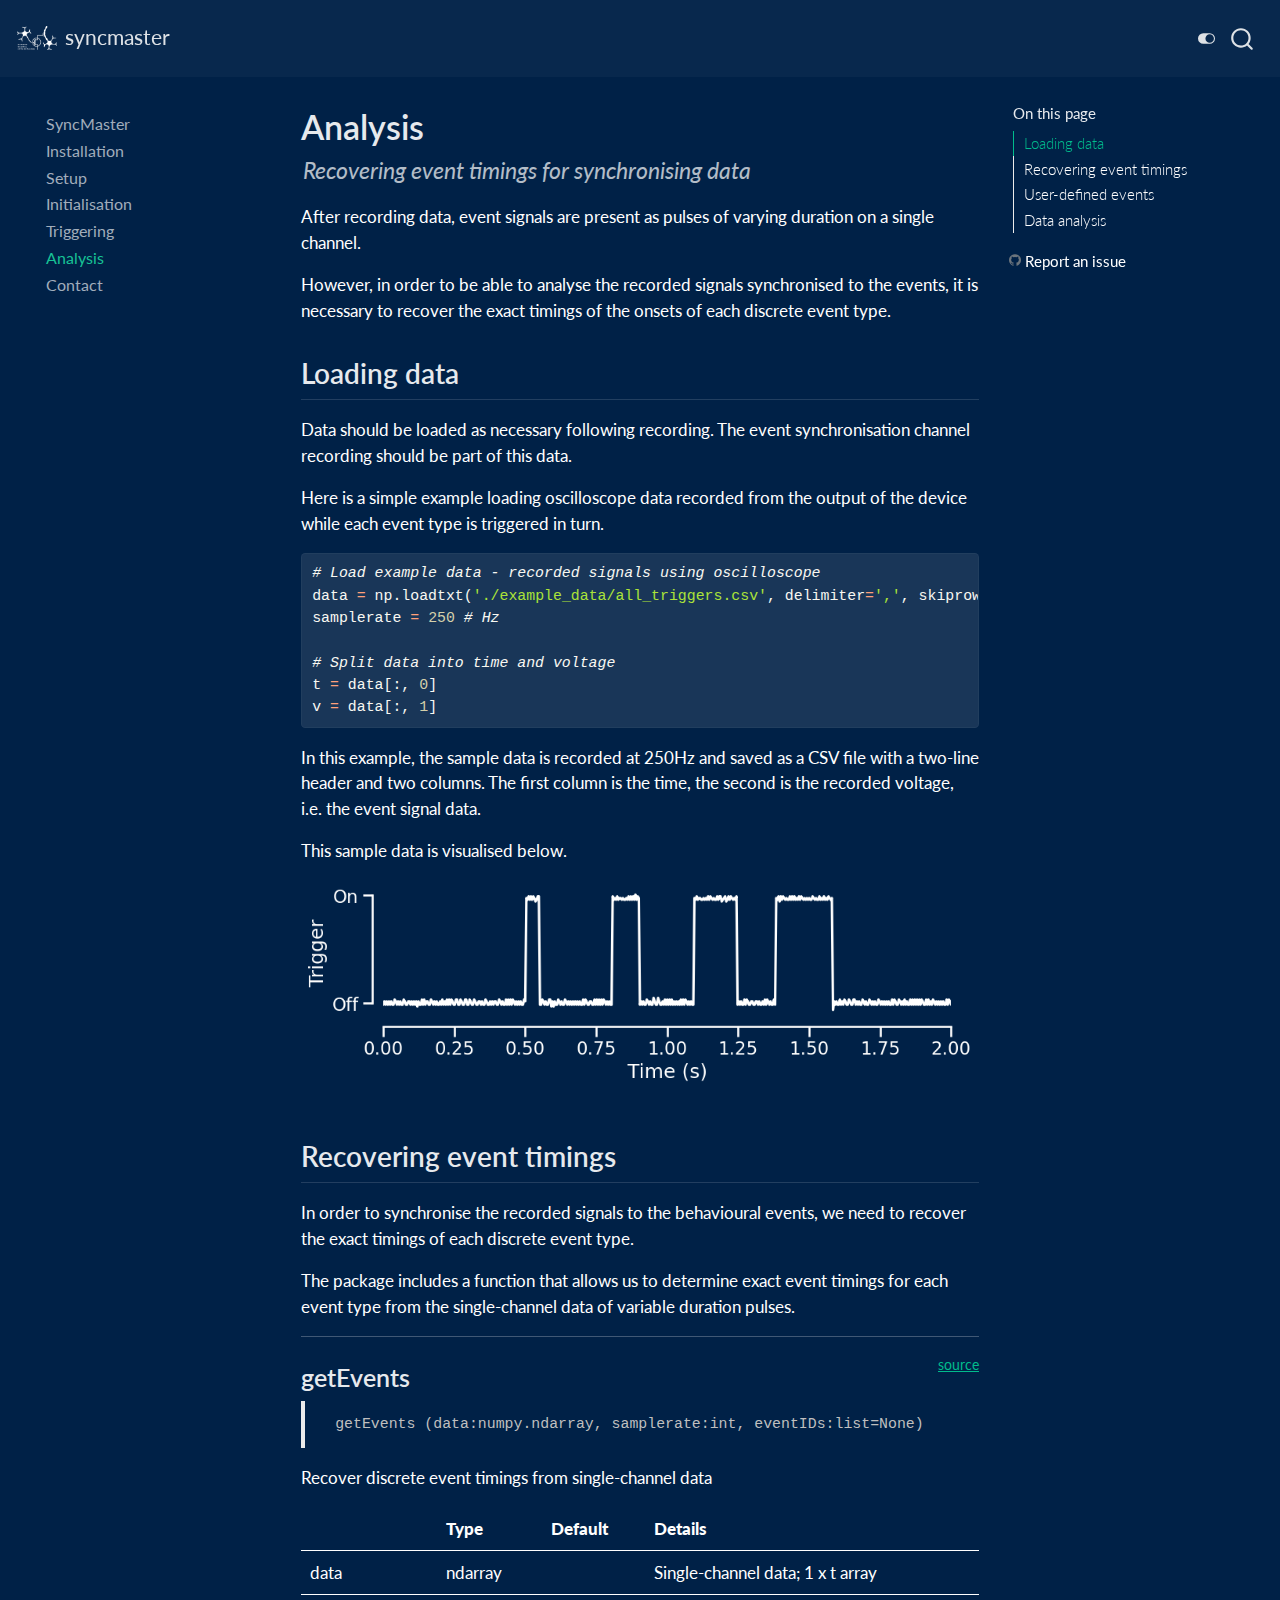
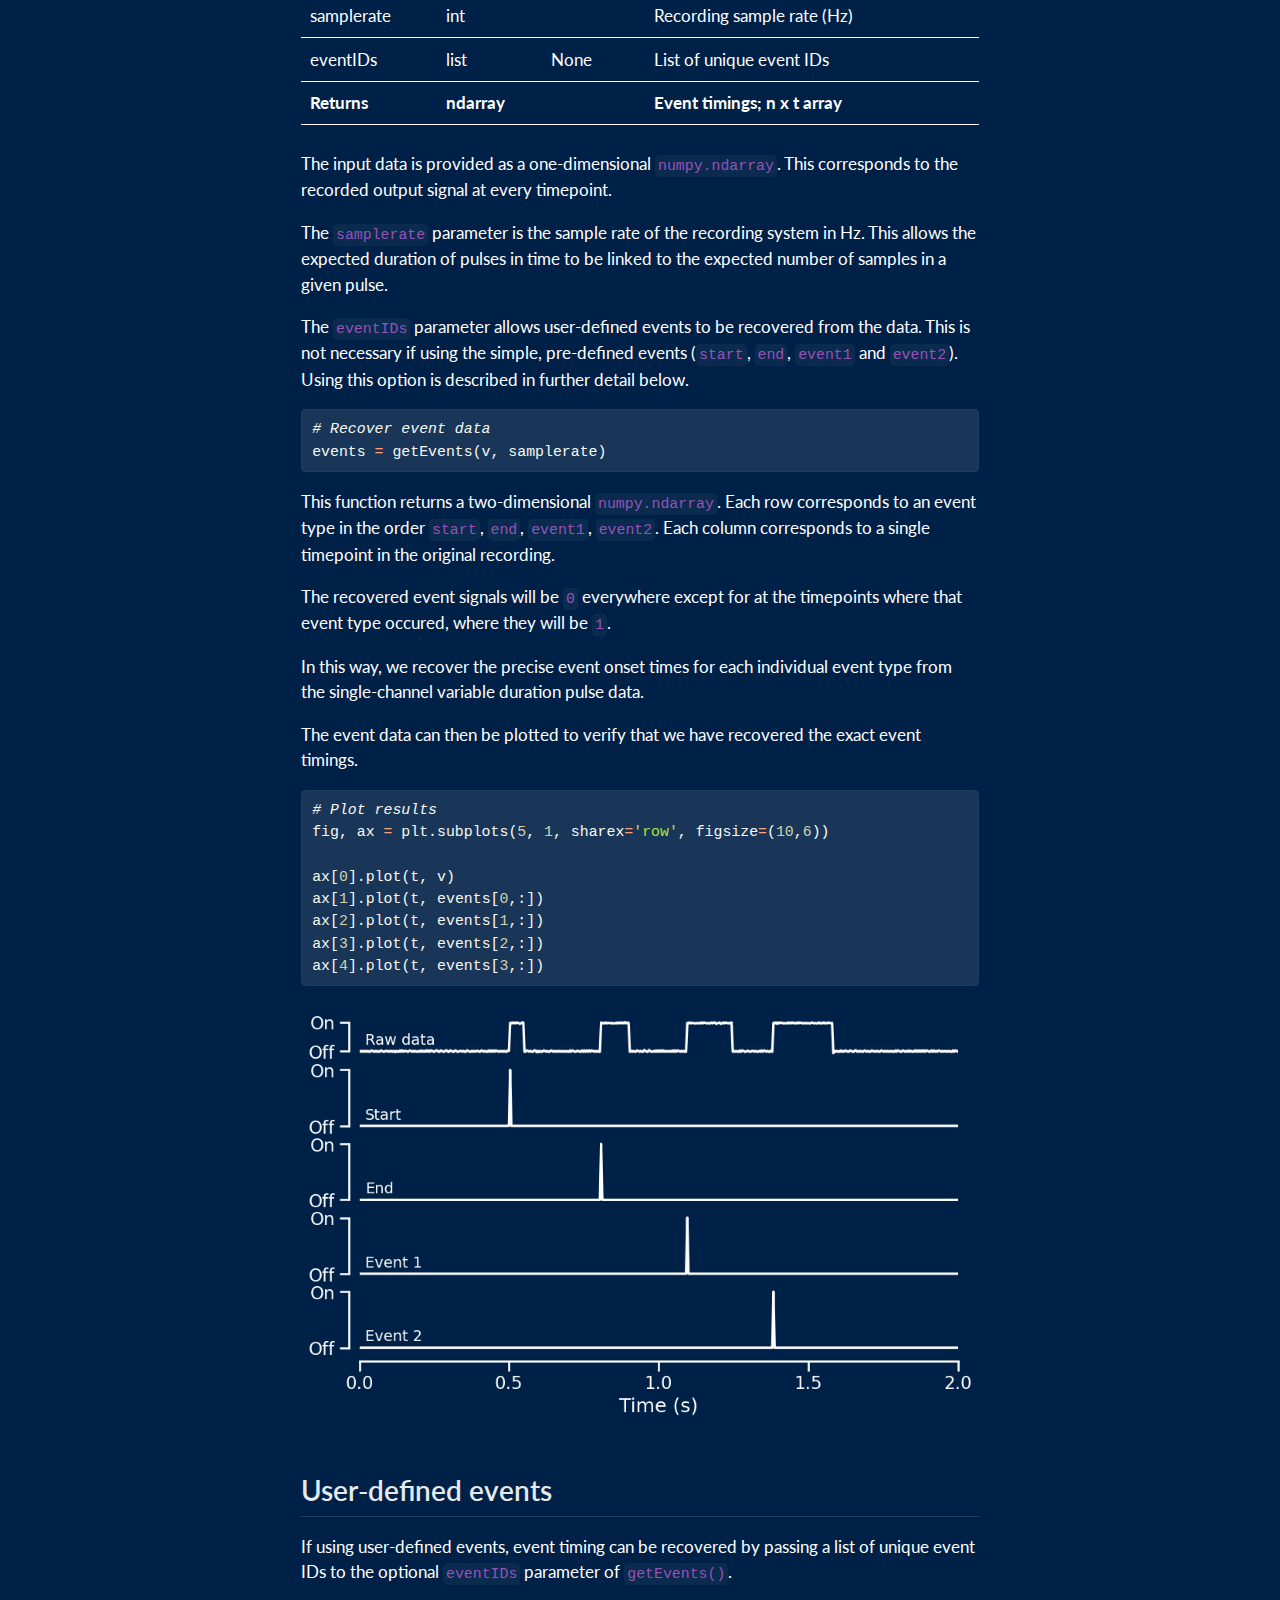
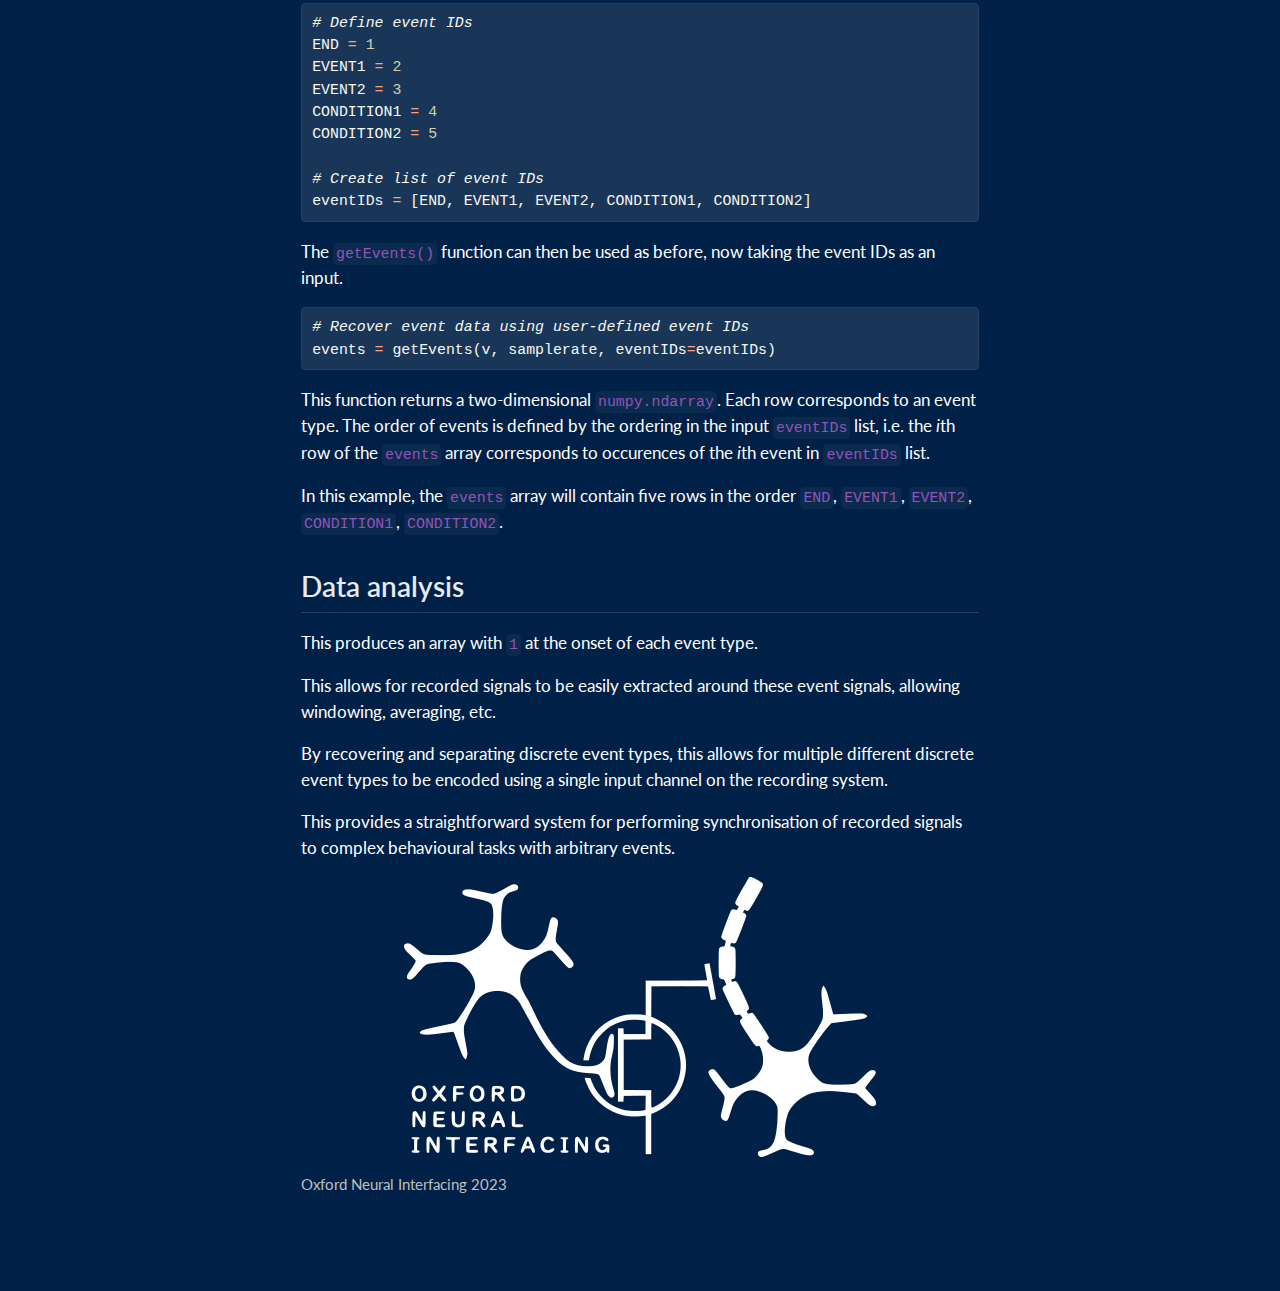
<file: events.html>
<!DOCTYPE html>
<html xmlns="http://www.w3.org/1999/xhtml" lang="en" xml:lang="en"><head>

<meta charset="utf-8">
<meta name="generator" content="quarto-1.3.353">

<meta name="viewport" content="width=device-width, initial-scale=1.0, user-scalable=yes">

<meta name="description" content="Recovering event timings for synchronising data">

<title>syncmaster - Analysis</title>
<style>
code{white-space: pre-wrap;}
span.smallcaps{font-variant: small-caps;}
div.columns{display: flex; gap: min(4vw, 1.5em);}
div.column{flex: auto; overflow-x: auto;}
div.hanging-indent{margin-left: 1.5em; text-indent: -1.5em;}
ul.task-list{list-style: none;}
ul.task-list li input[type="checkbox"] {
  width: 0.8em;
  margin: 0 0.8em 0.2em -1em; /* quarto-specific, see https://github.com/quarto-dev/quarto-cli/issues/4556 */ 
  vertical-align: middle;
}
/* CSS for syntax highlighting */
pre > code.sourceCode { white-space: pre; position: relative; }
pre > code.sourceCode > span { display: inline-block; line-height: 1.25; }
pre > code.sourceCode > span:empty { height: 1.2em; }
.sourceCode { overflow: visible; }
code.sourceCode > span { color: inherit; text-decoration: inherit; }
div.sourceCode { margin: 1em 0; }
pre.sourceCode { margin: 0; }
@media screen {
div.sourceCode { overflow: auto; }
}
@media print {
pre > code.sourceCode { white-space: pre-wrap; }
pre > code.sourceCode > span { text-indent: -5em; padding-left: 5em; }
}
pre.numberSource code
  { counter-reset: source-line 0; }
pre.numberSource code > span
  { position: relative; left: -4em; counter-increment: source-line; }
pre.numberSource code > span > a:first-child::before
  { content: counter(source-line);
    position: relative; left: -1em; text-align: right; vertical-align: baseline;
    border: none; display: inline-block;
    -webkit-touch-callout: none; -webkit-user-select: none;
    -khtml-user-select: none; -moz-user-select: none;
    -ms-user-select: none; user-select: none;
    padding: 0 4px; width: 4em;
  }
pre.numberSource { margin-left: 3em;  padding-left: 4px; }
div.sourceCode
  {   }
@media screen {
pre > code.sourceCode > span > a:first-child::before { text-decoration: underline; }
}
</style>


<script src="site_libs/quarto-nav/quarto-nav.js"></script>
<script src="site_libs/quarto-nav/headroom.min.js"></script>
<script src="site_libs/clipboard/clipboard.min.js"></script>
<script src="site_libs/quarto-search/autocomplete.umd.js"></script>
<script src="site_libs/quarto-search/fuse.min.js"></script>
<script src="site_libs/quarto-search/quarto-search.js"></script>
<meta name="quarto:offset" content="./">
<link href="./oni_blue.png" rel="icon" type="image/png">
<script src="site_libs/quarto-html/quarto.js"></script>
<script src="site_libs/quarto-html/popper.min.js"></script>
<script src="site_libs/quarto-html/tippy.umd.min.js"></script>
<script src="site_libs/quarto-html/anchor.min.js"></script>
<link href="site_libs/quarto-html/tippy.css" rel="stylesheet">
<link href="site_libs/quarto-html/quarto-syntax-highlighting.css" rel="stylesheet" class="quarto-color-scheme" id="quarto-text-highlighting-styles">
<link href="site_libs/quarto-html/quarto-syntax-highlighting-dark.css" rel="stylesheet" class="quarto-color-scheme quarto-color-alternate" id="quarto-text-highlighting-styles">
<script src="site_libs/bootstrap/bootstrap.min.js"></script>
<link href="site_libs/bootstrap/bootstrap-icons.css" rel="stylesheet">
<link href="site_libs/bootstrap/bootstrap.min.css" rel="stylesheet" class="quarto-color-scheme" id="quarto-bootstrap" data-mode="light">
<link href="site_libs/bootstrap/bootstrap-dark.min.css" rel="stylesheet" class="quarto-color-scheme quarto-color-alternate" id="quarto-bootstrap" data-mode="dark">
<script id="quarto-search-options" type="application/json">{
  "location": "navbar",
  "copy-button": false,
  "collapse-after": 3,
  "panel-placement": "end",
  "type": "overlay",
  "limit": 20,
  "language": {
    "search-no-results-text": "No results",
    "search-matching-documents-text": "matching documents",
    "search-copy-link-title": "Copy link to search",
    "search-hide-matches-text": "Hide additional matches",
    "search-more-match-text": "more match in this document",
    "search-more-matches-text": "more matches in this document",
    "search-clear-button-title": "Clear",
    "search-detached-cancel-button-title": "Cancel",
    "search-submit-button-title": "Submit"
  }
}</script>


<link rel="stylesheet" href="styles.css">
<meta property="og:title" content="syncmaster - Analysis">
<meta property="og:description" content="Recovering event timings for synchronising data">
<meta property="og:image" content="https://conorkeogh.github.io/syncmaster/04_events_files/figure-html/cell-3-output-1.png">
<meta property="og:site-name" content="syncmaster">
<meta property="og:image:height" content="266">
<meta property="og:image:width" content="866">
<meta name="twitter:title" content="syncmaster - Analysis">
<meta name="twitter:description" content="Recovering event timings for synchronising data">
<meta name="twitter:image" content="https://conorkeogh.github.io/syncmaster/04_events_files/figure-html/cell-3-output-1.png">
<meta name="twitter:image-height" content="266">
<meta name="twitter:image-width" content="866">
<meta name="twitter:card" content="summary_large_image">
</head>

<body class="nav-sidebar floating nav-fixed">

<div id="quarto-search-results"></div>
  <header id="quarto-header" class="headroom fixed-top">
    <nav class="navbar navbar-expand-lg navbar-dark ">
      <div class="navbar-container container-fluid">
      <div class="navbar-brand-container">
    <a href="./index.html" class="navbar-brand navbar-brand-logo">
    <img src="./oni.png" alt="" class="navbar-logo">
    </a>
    <a class="navbar-brand" href="./index.html">
    <span class="navbar-title">syncmaster</span>
    </a>
  </div>
        <div class="quarto-navbar-tools ms-auto">
  <a href="" class="quarto-color-scheme-toggle quarto-navigation-tool  px-1" onclick="window.quartoToggleColorScheme(); return false;" title="Toggle dark mode"><i class="bi"></i></a>
</div>
          <div id="quarto-search" class="" title="Search"></div>
      </div> <!-- /container-fluid -->
    </nav>
  <nav class="quarto-secondary-nav">
    <div class="container-fluid d-flex">
      <button type="button" class="quarto-btn-toggle btn" data-bs-toggle="collapse" data-bs-target="#quarto-sidebar,#quarto-sidebar-glass" aria-controls="quarto-sidebar" aria-expanded="false" aria-label="Toggle sidebar navigation" onclick="if (window.quartoToggleHeadroom) { window.quartoToggleHeadroom(); }">
        <i class="bi bi-layout-text-sidebar-reverse"></i>
      </button>
      <nav class="quarto-page-breadcrumbs" aria-label="breadcrumb"><ol class="breadcrumb"><li class="breadcrumb-item"><a href="./events.html">Analysis</a></li></ol></nav>
      <a class="flex-grow-1" role="button" data-bs-toggle="collapse" data-bs-target="#quarto-sidebar,#quarto-sidebar-glass" aria-controls="quarto-sidebar" aria-expanded="false" aria-label="Toggle sidebar navigation" onclick="if (window.quartoToggleHeadroom) { window.quartoToggleHeadroom(); }">      
      </a>
    </div>
  </nav>
</header>
<!-- content -->
<div id="quarto-content" class="quarto-container page-columns page-rows-contents page-layout-article page-navbar">
<!-- sidebar -->
  <nav id="quarto-sidebar" class="sidebar collapse collapse-horizontal sidebar-navigation floating overflow-auto">
    <div class="sidebar-menu-container"> 
    <ul class="list-unstyled mt-1">
        <li class="sidebar-item">
  <div class="sidebar-item-container"> 
  <a href="./index.html" class="sidebar-item-text sidebar-link">
 <span class="menu-text">SyncMaster</span></a>
  </div>
</li>
        <li class="sidebar-item">
  <div class="sidebar-item-container"> 
  <a href="./install.html" class="sidebar-item-text sidebar-link">
 <span class="menu-text">Installation</span></a>
  </div>
</li>
        <li class="sidebar-item">
  <div class="sidebar-item-container"> 
  <a href="./setup.html" class="sidebar-item-text sidebar-link">
 <span class="menu-text">Setup</span></a>
  </div>
</li>
        <li class="sidebar-item">
  <div class="sidebar-item-container"> 
  <a href="./initialisation.html" class="sidebar-item-text sidebar-link">
 <span class="menu-text">Initialisation</span></a>
  </div>
</li>
        <li class="sidebar-item">
  <div class="sidebar-item-container"> 
  <a href="./triggering.html" class="sidebar-item-text sidebar-link">
 <span class="menu-text">Triggering</span></a>
  </div>
</li>
        <li class="sidebar-item">
  <div class="sidebar-item-container"> 
  <a href="./events.html" class="sidebar-item-text sidebar-link active">
 <span class="menu-text">Analysis</span></a>
  </div>
</li>
        <li class="sidebar-item">
  <div class="sidebar-item-container"> 
  <a href="./contact.html" class="sidebar-item-text sidebar-link">
 <span class="menu-text">Contact</span></a>
  </div>
</li>
    </ul>
    </div>
</nav>
<div id="quarto-sidebar-glass" data-bs-toggle="collapse" data-bs-target="#quarto-sidebar,#quarto-sidebar-glass"></div>
<!-- margin-sidebar -->
    <div id="quarto-margin-sidebar" class="sidebar margin-sidebar">
        <nav id="TOC" role="doc-toc" class="toc-active">
    <h2 id="toc-title">On this page</h2>
   
  <ul>
  <li><a href="#loading-data" id="toc-loading-data" class="nav-link active" data-scroll-target="#loading-data">Loading data</a></li>
  <li><a href="#recovering-event-timings" id="toc-recovering-event-timings" class="nav-link" data-scroll-target="#recovering-event-timings">Recovering event timings</a>
  <ul class="collapse">
  <li><a href="#getevents" id="toc-getevents" class="nav-link" data-scroll-target="#getevents">getEvents</a></li>
  </ul></li>
  <li><a href="#user-defined-events" id="toc-user-defined-events" class="nav-link" data-scroll-target="#user-defined-events">User-defined events</a></li>
  <li><a href="#data-analysis" id="toc-data-analysis" class="nav-link" data-scroll-target="#data-analysis">Data analysis</a></li>
  </ul>
<div class="toc-actions"><div><i class="bi bi-github"></i></div><div class="action-links"><p><a href="https://github.com/conorkeogh/syncmaster/issues/new" class="toc-action">Report an issue</a></p></div></div></nav>
    </div>
<!-- main -->
<main class="content" id="quarto-document-content">

<header id="title-block-header" class="quarto-title-block default">
<div class="quarto-title">
<h1 class="title">Analysis</h1>
</div>

<div>
  <div class="description">
    Recovering event timings for synchronising data
  </div>
</div>


<div class="quarto-title-meta">

    
  
    
  </div>
  

</header>

<!-- WARNING: THIS FILE WAS AUTOGENERATED! DO NOT EDIT! -->
<p>After recording data, event signals are present as pulses of varying duration on a single channel.</p>
<p>However, in order to be able to analyse the recorded signals synchronised to the events, it is necessary to recover the exact timings of the onsets of each discrete event type.</p>
<section id="loading-data" class="level2">
<h2 class="anchored" data-anchor-id="loading-data">Loading data</h2>
<p>Data should be loaded as necessary following recording. The event synchronisation channel recording should be part of this data.</p>
<p>Here is a simple example loading oscilloscope data recorded from the output of the device while each event type is triggered in turn.</p>
<div class="cell">
<div class="sourceCode cell-code" id="cb1"><pre class="sourceCode python code-with-copy"><code class="sourceCode python"><span id="cb1-1"><a href="#cb1-1" aria-hidden="true" tabindex="-1"></a><span class="co"># Load example data - recorded signals using oscilloscope</span></span>
<span id="cb1-2"><a href="#cb1-2" aria-hidden="true" tabindex="-1"></a>data <span class="op">=</span> np.loadtxt(<span class="st">'./example_data/all_triggers.csv'</span>, delimiter<span class="op">=</span><span class="st">','</span>, skiprows<span class="op">=</span><span class="dv">2</span>, usecols<span class="op">=</span>[<span class="dv">0</span>,<span class="dv">1</span>])</span>
<span id="cb1-3"><a href="#cb1-3" aria-hidden="true" tabindex="-1"></a>samplerate <span class="op">=</span> <span class="dv">250</span> <span class="co"># Hz</span></span>
<span id="cb1-4"><a href="#cb1-4" aria-hidden="true" tabindex="-1"></a></span>
<span id="cb1-5"><a href="#cb1-5" aria-hidden="true" tabindex="-1"></a><span class="co"># Split data into time and voltage</span></span>
<span id="cb1-6"><a href="#cb1-6" aria-hidden="true" tabindex="-1"></a>t <span class="op">=</span> data[:, <span class="dv">0</span>]</span>
<span id="cb1-7"><a href="#cb1-7" aria-hidden="true" tabindex="-1"></a>v <span class="op">=</span> data[:, <span class="dv">1</span>]</span></code><button title="Copy to Clipboard" class="code-copy-button"><i class="bi"></i></button></pre></div>
</div>
<p>In this example, the sample data is recorded at 250Hz and saved as a CSV file with a two-line header and two columns. The first column is the time, the second is the recorded voltage, i.e.&nbsp;the event signal data.</p>
<p>This sample data is visualised below.</p>
<div class="cell dark-mode">
<div class="cell-output cell-output-display">
<p><img src="04_events_files/figure-html/cell-3-output-1.png" class="img-fluid"></p>
</div>
</div>
<div class="cell light-mode">
<div class="cell-output cell-output-display">
<p><img src="04_events_files/figure-html/cell-4-output-1.png" class="img-fluid"></p>
</div>
</div>
</section>
<section id="recovering-event-timings" class="level2">
<h2 class="anchored" data-anchor-id="recovering-event-timings">Recovering event timings</h2>
<p>In order to synchronise the recorded signals to the behavioural events, we need to recover the exact timings of each discrete event type.</p>
<p>The package includes a function that allows us to determine exact event timings for each event type from the single-channel data of variable duration pulses.</p>
<hr>
<p><a href="https://github.com/conorkeogh/syncmaster/blob/main/syncmaster/analysis.py#L13" target="_blank" style="float:right; font-size:smaller">source</a></p>
<section id="getevents" class="level3">
<h3 class="anchored" data-anchor-id="getevents">getEvents</h3>
<blockquote class="blockquote">
<pre><code> getEvents (data:numpy.ndarray, samplerate:int, eventIDs:list=None)</code></pre>
</blockquote>
<p>Recover discrete event timings from single-channel data</p>
<table class="table">
<thead>
<tr class="header">
<th></th>
<th><strong>Type</strong></th>
<th><strong>Default</strong></th>
<th><strong>Details</strong></th>
</tr>
</thead>
<tbody>
<tr class="odd">
<td>data</td>
<td>ndarray</td>
<td></td>
<td>Single-channel data; 1 x t array</td>
</tr>
<tr class="even">
<td>samplerate</td>
<td>int</td>
<td></td>
<td>Recording sample rate (Hz)</td>
</tr>
<tr class="odd">
<td>eventIDs</td>
<td>list</td>
<td>None</td>
<td>List of unique event IDs</td>
</tr>
<tr class="even">
<td><strong>Returns</strong></td>
<td><strong>ndarray</strong></td>
<td></td>
<td><strong>Event timings; n x t array</strong></td>
</tr>
</tbody>
</table>
<p>The input data is provided as a one-dimensional <code>numpy.ndarray</code>. This corresponds to the recorded output signal at every timepoint.</p>
<p>The <code>samplerate</code> parameter is the sample rate of the recording system in Hz. This allows the expected duration of pulses in time to be linked to the expected number of samples in a given pulse.</p>
<p>The <code>eventIDs</code> parameter allows user-defined events to be recovered from the data. This is not necessary if using the simple, pre-defined events (<code>start</code>, <code>end</code>, <code>event1</code> and <code>event2</code>). Using this option is described in further detail below.</p>
<div class="cell">
<div class="sourceCode cell-code" id="cb3"><pre class="sourceCode python code-with-copy"><code class="sourceCode python"><span id="cb3-1"><a href="#cb3-1" aria-hidden="true" tabindex="-1"></a><span class="co"># Recover event data</span></span>
<span id="cb3-2"><a href="#cb3-2" aria-hidden="true" tabindex="-1"></a>events <span class="op">=</span> getEvents(v, samplerate)</span></code><button title="Copy to Clipboard" class="code-copy-button"><i class="bi"></i></button></pre></div>
</div>
<p>This function returns a two-dimensional <code>numpy.ndarray</code>. Each row corresponds to an event type in the order <code>start</code>, <code>end</code>, <code>event1</code>, <code>event2</code>. Each column corresponds to a single timepoint in the original recording.</p>
<p>The recovered event signals will be <code>0</code> everywhere except for at the timepoints where that event type occured, where they will be <code>1</code>.</p>
<p>In this way, we recover the precise event onset times for each individual event type from the single-channel variable duration pulse data.</p>
<p>The event data can then be plotted to verify that we have recovered the exact event timings.</p>
<div class="cell dark-mode">
<div class="sourceCode cell-code" id="cb4"><pre class="sourceCode python code-with-copy"><code class="sourceCode python"><span id="cb4-1"><a href="#cb4-1" aria-hidden="true" tabindex="-1"></a><span class="co"># Plot results</span></span>
<span id="cb4-2"><a href="#cb4-2" aria-hidden="true" tabindex="-1"></a>fig, ax <span class="op">=</span> plt.subplots(<span class="dv">5</span>, <span class="dv">1</span>, sharex<span class="op">=</span><span class="st">'row'</span>, figsize<span class="op">=</span>(<span class="dv">10</span>,<span class="dv">6</span>))</span>
<span id="cb4-3"><a href="#cb4-3" aria-hidden="true" tabindex="-1"></a></span>
<span id="cb4-4"><a href="#cb4-4" aria-hidden="true" tabindex="-1"></a>ax[<span class="dv">0</span>].plot(t, v)</span>
<span id="cb4-5"><a href="#cb4-5" aria-hidden="true" tabindex="-1"></a>ax[<span class="dv">1</span>].plot(t, events[<span class="dv">0</span>,:])</span>
<span id="cb4-6"><a href="#cb4-6" aria-hidden="true" tabindex="-1"></a>ax[<span class="dv">2</span>].plot(t, events[<span class="dv">1</span>,:])</span>
<span id="cb4-7"><a href="#cb4-7" aria-hidden="true" tabindex="-1"></a>ax[<span class="dv">3</span>].plot(t, events[<span class="dv">2</span>,:])</span>
<span id="cb4-8"><a href="#cb4-8" aria-hidden="true" tabindex="-1"></a>ax[<span class="dv">4</span>].plot(t, events[<span class="dv">3</span>,:])</span></code><button title="Copy to Clipboard" class="code-copy-button"><i class="bi"></i></button></pre></div>
<div class="cell-output cell-output-display">
<p><img src="04_events_files/figure-html/cell-7-output-1.png" class="img-fluid"></p>
</div>
</div>
<div class="cell light-mode">
<div class="sourceCode cell-code" id="cb5"><pre class="sourceCode python code-with-copy"><code class="sourceCode python"><span id="cb5-1"><a href="#cb5-1" aria-hidden="true" tabindex="-1"></a><span class="co"># Plot results</span></span>
<span id="cb5-2"><a href="#cb5-2" aria-hidden="true" tabindex="-1"></a>fig, ax <span class="op">=</span> plt.subplots(<span class="dv">5</span>, <span class="dv">1</span>, sharex<span class="op">=</span><span class="st">'row'</span>, figsize<span class="op">=</span>(<span class="dv">10</span>,<span class="dv">6</span>))</span>
<span id="cb5-3"><a href="#cb5-3" aria-hidden="true" tabindex="-1"></a></span>
<span id="cb5-4"><a href="#cb5-4" aria-hidden="true" tabindex="-1"></a>ax[<span class="dv">0</span>].plot(t, v)</span>
<span id="cb5-5"><a href="#cb5-5" aria-hidden="true" tabindex="-1"></a>ax[<span class="dv">1</span>].plot(t, events[<span class="dv">0</span>,:])</span>
<span id="cb5-6"><a href="#cb5-6" aria-hidden="true" tabindex="-1"></a>ax[<span class="dv">2</span>].plot(t, events[<span class="dv">1</span>,:])</span>
<span id="cb5-7"><a href="#cb5-7" aria-hidden="true" tabindex="-1"></a>ax[<span class="dv">3</span>].plot(t, events[<span class="dv">2</span>,:])</span>
<span id="cb5-8"><a href="#cb5-8" aria-hidden="true" tabindex="-1"></a>ax[<span class="dv">4</span>].plot(t, events[<span class="dv">3</span>,:])</span></code><button title="Copy to Clipboard" class="code-copy-button"><i class="bi"></i></button></pre></div>
<div class="cell-output cell-output-display">
<p><img src="04_events_files/figure-html/cell-8-output-1.png" class="img-fluid"></p>
</div>
</div>
</section>
</section>
<section id="user-defined-events" class="level2">
<h2 class="anchored" data-anchor-id="user-defined-events">User-defined events</h2>
<p>If using user-defined events, event timing can be recovered by passing a list of unique event IDs to the optional <code>eventIDs</code> parameter of <code>getEvents()</code>.</p>
<div class="cell">
<div class="sourceCode cell-code" id="cb6"><pre class="sourceCode python code-with-copy"><code class="sourceCode python"><span id="cb6-1"><a href="#cb6-1" aria-hidden="true" tabindex="-1"></a><span class="co"># Define event IDs</span></span>
<span id="cb6-2"><a href="#cb6-2" aria-hidden="true" tabindex="-1"></a>END <span class="op">=</span> <span class="dv">1</span></span>
<span id="cb6-3"><a href="#cb6-3" aria-hidden="true" tabindex="-1"></a>EVENT1 <span class="op">=</span> <span class="dv">2</span></span>
<span id="cb6-4"><a href="#cb6-4" aria-hidden="true" tabindex="-1"></a>EVENT2 <span class="op">=</span> <span class="dv">3</span></span>
<span id="cb6-5"><a href="#cb6-5" aria-hidden="true" tabindex="-1"></a>CONDITION1 <span class="op">=</span> <span class="dv">4</span></span>
<span id="cb6-6"><a href="#cb6-6" aria-hidden="true" tabindex="-1"></a>CONDITION2 <span class="op">=</span> <span class="dv">5</span></span>
<span id="cb6-7"><a href="#cb6-7" aria-hidden="true" tabindex="-1"></a></span>
<span id="cb6-8"><a href="#cb6-8" aria-hidden="true" tabindex="-1"></a><span class="co"># Create list of event IDs</span></span>
<span id="cb6-9"><a href="#cb6-9" aria-hidden="true" tabindex="-1"></a>eventIDs <span class="op">=</span> [END, EVENT1, EVENT2, CONDITION1, CONDITION2]</span></code><button title="Copy to Clipboard" class="code-copy-button"><i class="bi"></i></button></pre></div>
</div>
<p>The <code>getEvents()</code> function can then be used as before, now taking the event IDs as an input.</p>
<div class="cell">
<div class="sourceCode cell-code" id="cb7"><pre class="sourceCode python code-with-copy"><code class="sourceCode python"><span id="cb7-1"><a href="#cb7-1" aria-hidden="true" tabindex="-1"></a><span class="co"># Recover event data using user-defined event IDs</span></span>
<span id="cb7-2"><a href="#cb7-2" aria-hidden="true" tabindex="-1"></a>events <span class="op">=</span> getEvents(v, samplerate, eventIDs<span class="op">=</span>eventIDs)</span></code><button title="Copy to Clipboard" class="code-copy-button"><i class="bi"></i></button></pre></div>
</div>
<p>This function returns a two-dimensional <code>numpy.ndarray</code>. Each row corresponds to an event type. The order of events is defined by the ordering in the input <code>eventIDs</code> list, i.e.&nbsp;the <em>i</em>th row of the <code>events</code> array corresponds to occurences of the <em>i</em>th event in <code>eventIDs</code> list.</p>
<p>In this example, the <code>events</code> array will contain five rows in the order <code>END</code>, <code>EVENT1</code>, <code>EVENT2</code>, <code>CONDITION1</code>, <code>CONDITION2</code>.</p>
</section>
<section id="data-analysis" class="level2">
<h2 class="anchored" data-anchor-id="data-analysis">Data analysis</h2>
<p>This produces an array with <code>1</code> at the onset of each event type.</p>
<p>This allows for recorded signals to be easily extracted around these event signals, allowing windowing, averaging, etc.</p>
<p>By recovering and separating discrete event types, this allows for multiple different discrete event types to be encoded using a single input channel on the recording system.</p>
<p>This provides a straightforward system for performing synchronisation of recorded signals to complex behavioural tasks with arbitrary events.</p>
<div class="dark-mode">
<div class="quarto-figure quarto-figure-center">
<figure class="figure">
<p><img src="oni.png" class="img-fluid figure-img"></p>
<figcaption class="figure-caption">Oxford Neural Interfacing 2023</figcaption>
</figure>
</div>
</div>
<div class="light-mode">
<div class="quarto-figure quarto-figure-center">
<figure class="figure">
<p><img src="oni_blue.png" class="img-fluid figure-img"></p>
<figcaption class="figure-caption">Oxford Neural Interfacing 2023</figcaption>
</figure>
</div>
</div>


</section>

</main> <!-- /main -->
<script id="quarto-html-after-body" type="application/javascript">
window.document.addEventListener("DOMContentLoaded", function (event) {
  const toggleBodyColorMode = (bsSheetEl) => {
    const mode = bsSheetEl.getAttribute("data-mode");
    const bodyEl = window.document.querySelector("body");
    if (mode === "dark") {
      bodyEl.classList.add("quarto-dark");
      bodyEl.classList.remove("quarto-light");
    } else {
      bodyEl.classList.add("quarto-light");
      bodyEl.classList.remove("quarto-dark");
    }
  }
  const toggleBodyColorPrimary = () => {
    const bsSheetEl = window.document.querySelector("link#quarto-bootstrap");
    if (bsSheetEl) {
      toggleBodyColorMode(bsSheetEl);
    }
  }
  toggleBodyColorPrimary();  
  const disableStylesheet = (stylesheets) => {
    for (let i=0; i < stylesheets.length; i++) {
      const stylesheet = stylesheets[i];
      stylesheet.rel = 'prefetch';
    }
  }
  const enableStylesheet = (stylesheets) => {
    for (let i=0; i < stylesheets.length; i++) {
      const stylesheet = stylesheets[i];
      stylesheet.rel = 'stylesheet';
    }
  }
  const manageTransitions = (selector, allowTransitions) => {
    const els = window.document.querySelectorAll(selector);
    for (let i=0; i < els.length; i++) {
      const el = els[i];
      if (allowTransitions) {
        el.classList.remove('notransition');
      } else {
        el.classList.add('notransition');
      }
    }
  }
  const toggleColorMode = (alternate) => {
    // Switch the stylesheets
    const alternateStylesheets = window.document.querySelectorAll('link.quarto-color-scheme.quarto-color-alternate');
    manageTransitions('#quarto-margin-sidebar .nav-link', false);
    if (alternate) {
      enableStylesheet(alternateStylesheets);
      for (const sheetNode of alternateStylesheets) {
        if (sheetNode.id === "quarto-bootstrap") {
          toggleBodyColorMode(sheetNode);
        }
      }
    } else {
      disableStylesheet(alternateStylesheets);
      toggleBodyColorPrimary();
    }
    manageTransitions('#quarto-margin-sidebar .nav-link', true);
    // Switch the toggles
    const toggles = window.document.querySelectorAll('.quarto-color-scheme-toggle');
    for (let i=0; i < toggles.length; i++) {
      const toggle = toggles[i];
      if (toggle) {
        if (alternate) {
          toggle.classList.add("alternate");     
        } else {
          toggle.classList.remove("alternate");
        }
      }
    }
    // Hack to workaround the fact that safari doesn't
    // properly recolor the scrollbar when toggling (#1455)
    if (navigator.userAgent.indexOf('Safari') > 0 && navigator.userAgent.indexOf('Chrome') == -1) {
      manageTransitions("body", false);
      window.scrollTo(0, 1);
      setTimeout(() => {
        window.scrollTo(0, 0);
        manageTransitions("body", true);
      }, 40);  
    }
  }
  const isFileUrl = () => { 
    return window.location.protocol === 'file:';
  }
  const hasAlternateSentinel = () => {  
    let styleSentinel = getColorSchemeSentinel();
    if (styleSentinel !== null) {
      return styleSentinel === "alternate";
    } else {
      return false;
    }
  }
  const setStyleSentinel = (alternate) => {
    const value = alternate ? "alternate" : "default";
    if (!isFileUrl()) {
      window.localStorage.setItem("quarto-color-scheme", value);
    } else {
      localAlternateSentinel = value;
    }
  }
  const getColorSchemeSentinel = () => {
    if (!isFileUrl()) {
      const storageValue = window.localStorage.getItem("quarto-color-scheme");
      return storageValue != null ? storageValue : localAlternateSentinel;
    } else {
      return localAlternateSentinel;
    }
  }
  let localAlternateSentinel = 'alternate';
  // Dark / light mode switch
  window.quartoToggleColorScheme = () => {
    // Read the current dark / light value 
    let toAlternate = !hasAlternateSentinel();
    toggleColorMode(toAlternate);
    setStyleSentinel(toAlternate);
  };
  // Ensure there is a toggle, if there isn't float one in the top right
  if (window.document.querySelector('.quarto-color-scheme-toggle') === null) {
    const a = window.document.createElement('a');
    a.classList.add('top-right');
    a.classList.add('quarto-color-scheme-toggle');
    a.href = "";
    a.onclick = function() { try { window.quartoToggleColorScheme(); } catch {} return false; };
    const i = window.document.createElement("i");
    i.classList.add('bi');
    a.appendChild(i);
    window.document.body.appendChild(a);
  }
  // Switch to dark mode if need be
  if (hasAlternateSentinel()) {
    toggleColorMode(true);
  } else {
    toggleColorMode(false);
  }
  const icon = "";
  const anchorJS = new window.AnchorJS();
  anchorJS.options = {
    placement: 'right',
    icon: icon
  };
  anchorJS.add('.anchored');
  const isCodeAnnotation = (el) => {
    for (const clz of el.classList) {
      if (clz.startsWith('code-annotation-')) {                     
        return true;
      }
    }
    return false;
  }
  const clipboard = new window.ClipboardJS('.code-copy-button', {
    text: function(trigger) {
      const codeEl = trigger.previousElementSibling.cloneNode(true);
      for (const childEl of codeEl.children) {
        if (isCodeAnnotation(childEl)) {
          childEl.remove();
        }
      }
      return codeEl.innerText;
    }
  });
  clipboard.on('success', function(e) {
    // button target
    const button = e.trigger;
    // don't keep focus
    button.blur();
    // flash "checked"
    button.classList.add('code-copy-button-checked');
    var currentTitle = button.getAttribute("title");
    button.setAttribute("title", "Copied!");
    let tooltip;
    if (window.bootstrap) {
      button.setAttribute("data-bs-toggle", "tooltip");
      button.setAttribute("data-bs-placement", "left");
      button.setAttribute("data-bs-title", "Copied!");
      tooltip = new bootstrap.Tooltip(button, 
        { trigger: "manual", 
          customClass: "code-copy-button-tooltip",
          offset: [0, -8]});
      tooltip.show();    
    }
    setTimeout(function() {
      if (tooltip) {
        tooltip.hide();
        button.removeAttribute("data-bs-title");
        button.removeAttribute("data-bs-toggle");
        button.removeAttribute("data-bs-placement");
      }
      button.setAttribute("title", currentTitle);
      button.classList.remove('code-copy-button-checked');
    }, 1000);
    // clear code selection
    e.clearSelection();
  });
  function tippyHover(el, contentFn) {
    const config = {
      allowHTML: true,
      content: contentFn,
      maxWidth: 500,
      delay: 100,
      arrow: false,
      appendTo: function(el) {
          return el.parentElement;
      },
      interactive: true,
      interactiveBorder: 10,
      theme: 'quarto',
      placement: 'bottom-start'
    };
    window.tippy(el, config); 
  }
  const noterefs = window.document.querySelectorAll('a[role="doc-noteref"]');
  for (var i=0; i<noterefs.length; i++) {
    const ref = noterefs[i];
    tippyHover(ref, function() {
      // use id or data attribute instead here
      let href = ref.getAttribute('data-footnote-href') || ref.getAttribute('href');
      try { href = new URL(href).hash; } catch {}
      const id = href.replace(/^#\/?/, "");
      const note = window.document.getElementById(id);
      return note.innerHTML;
    });
  }
      let selectedAnnoteEl;
      const selectorForAnnotation = ( cell, annotation) => {
        let cellAttr = 'data-code-cell="' + cell + '"';
        let lineAttr = 'data-code-annotation="' +  annotation + '"';
        const selector = 'span[' + cellAttr + '][' + lineAttr + ']';
        return selector;
      }
      const selectCodeLines = (annoteEl) => {
        const doc = window.document;
        const targetCell = annoteEl.getAttribute("data-target-cell");
        const targetAnnotation = annoteEl.getAttribute("data-target-annotation");
        const annoteSpan = window.document.querySelector(selectorForAnnotation(targetCell, targetAnnotation));
        const lines = annoteSpan.getAttribute("data-code-lines").split(",");
        const lineIds = lines.map((line) => {
          return targetCell + "-" + line;
        })
        let top = null;
        let height = null;
        let parent = null;
        if (lineIds.length > 0) {
            //compute the position of the single el (top and bottom and make a div)
            const el = window.document.getElementById(lineIds[0]);
            top = el.offsetTop;
            height = el.offsetHeight;
            parent = el.parentElement.parentElement;
          if (lineIds.length > 1) {
            const lastEl = window.document.getElementById(lineIds[lineIds.length - 1]);
            const bottom = lastEl.offsetTop + lastEl.offsetHeight;
            height = bottom - top;
          }
          if (top !== null && height !== null && parent !== null) {
            // cook up a div (if necessary) and position it 
            let div = window.document.getElementById("code-annotation-line-highlight");
            if (div === null) {
              div = window.document.createElement("div");
              div.setAttribute("id", "code-annotation-line-highlight");
              div.style.position = 'absolute';
              parent.appendChild(div);
            }
            div.style.top = top - 2 + "px";
            div.style.height = height + 4 + "px";
            let gutterDiv = window.document.getElementById("code-annotation-line-highlight-gutter");
            if (gutterDiv === null) {
              gutterDiv = window.document.createElement("div");
              gutterDiv.setAttribute("id", "code-annotation-line-highlight-gutter");
              gutterDiv.style.position = 'absolute';
              const codeCell = window.document.getElementById(targetCell);
              const gutter = codeCell.querySelector('.code-annotation-gutter');
              gutter.appendChild(gutterDiv);
            }
            gutterDiv.style.top = top - 2 + "px";
            gutterDiv.style.height = height + 4 + "px";
          }
          selectedAnnoteEl = annoteEl;
        }
      };
      const unselectCodeLines = () => {
        const elementsIds = ["code-annotation-line-highlight", "code-annotation-line-highlight-gutter"];
        elementsIds.forEach((elId) => {
          const div = window.document.getElementById(elId);
          if (div) {
            div.remove();
          }
        });
        selectedAnnoteEl = undefined;
      };
      // Attach click handler to the DT
      const annoteDls = window.document.querySelectorAll('dt[data-target-cell]');
      for (const annoteDlNode of annoteDls) {
        annoteDlNode.addEventListener('click', (event) => {
          const clickedEl = event.target;
          if (clickedEl !== selectedAnnoteEl) {
            unselectCodeLines();
            const activeEl = window.document.querySelector('dt[data-target-cell].code-annotation-active');
            if (activeEl) {
              activeEl.classList.remove('code-annotation-active');
            }
            selectCodeLines(clickedEl);
            clickedEl.classList.add('code-annotation-active');
          } else {
            // Unselect the line
            unselectCodeLines();
            clickedEl.classList.remove('code-annotation-active');
          }
        });
      }
  const findCites = (el) => {
    const parentEl = el.parentElement;
    if (parentEl) {
      const cites = parentEl.dataset.cites;
      if (cites) {
        return {
          el,
          cites: cites.split(' ')
        };
      } else {
        return findCites(el.parentElement)
      }
    } else {
      return undefined;
    }
  };
  var bibliorefs = window.document.querySelectorAll('a[role="doc-biblioref"]');
  for (var i=0; i<bibliorefs.length; i++) {
    const ref = bibliorefs[i];
    const citeInfo = findCites(ref);
    if (citeInfo) {
      tippyHover(citeInfo.el, function() {
        var popup = window.document.createElement('div');
        citeInfo.cites.forEach(function(cite) {
          var citeDiv = window.document.createElement('div');
          citeDiv.classList.add('hanging-indent');
          citeDiv.classList.add('csl-entry');
          var biblioDiv = window.document.getElementById('ref-' + cite);
          if (biblioDiv) {
            citeDiv.innerHTML = biblioDiv.innerHTML;
          }
          popup.appendChild(citeDiv);
        });
        return popup.innerHTML;
      });
    }
  }
});
</script>
</div> <!-- /content -->



</body></html>
</file>
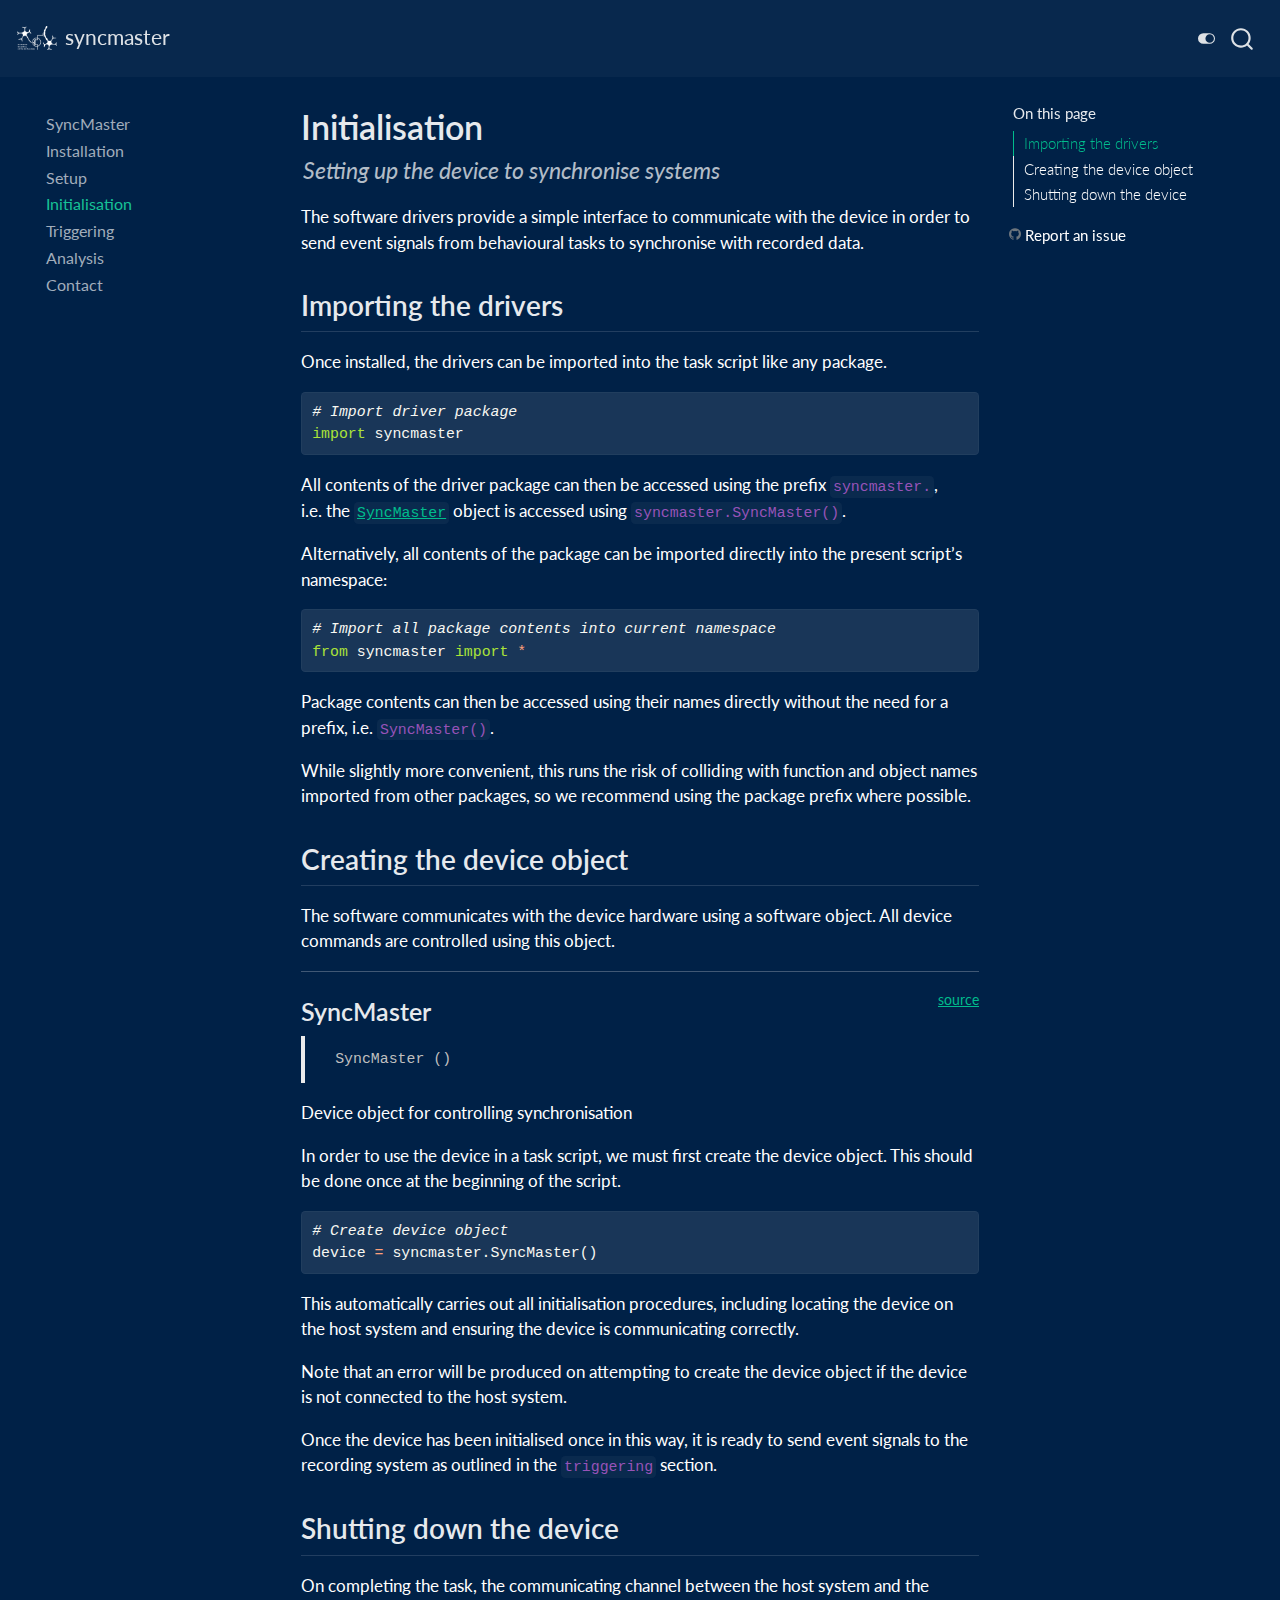
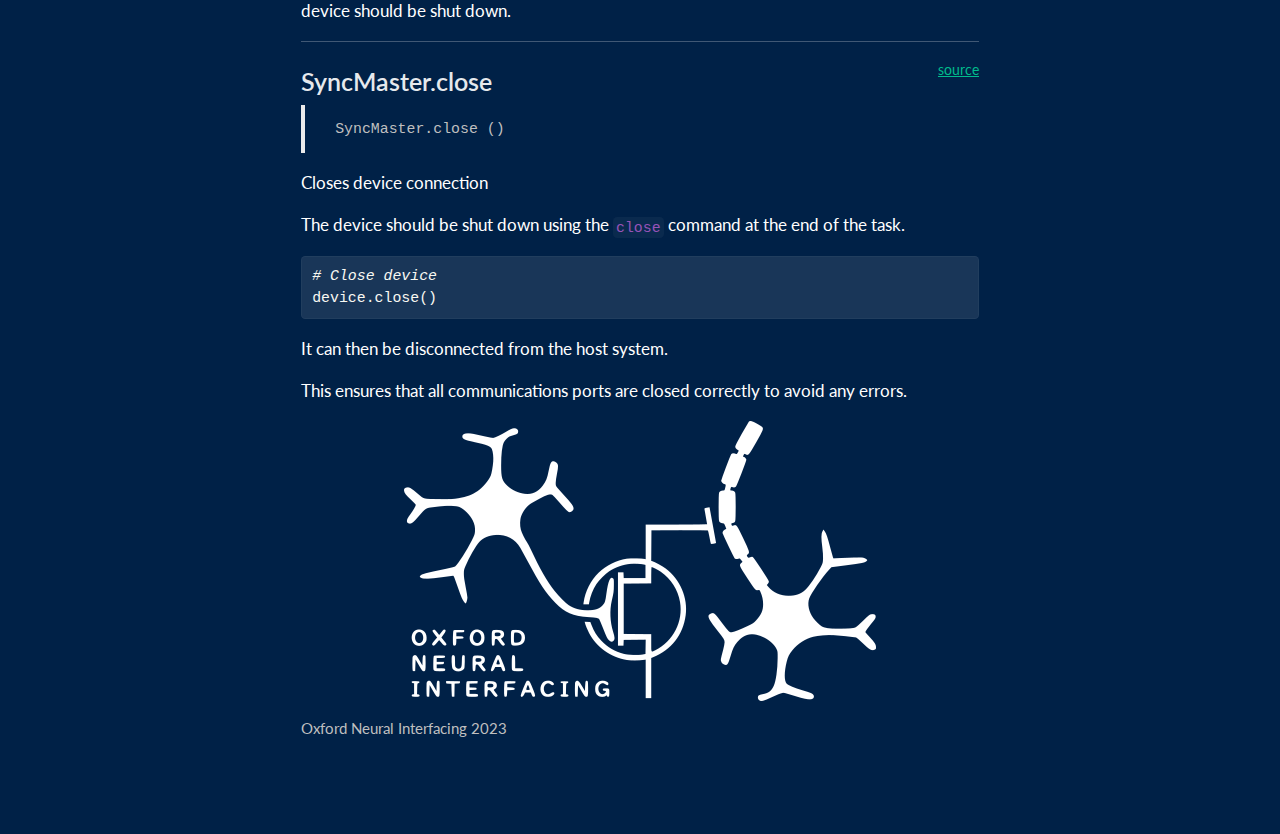
<file: initialisation.html>
<!DOCTYPE html>
<html xmlns="http://www.w3.org/1999/xhtml" lang="en" xml:lang="en"><head>

<meta charset="utf-8">
<meta name="generator" content="quarto-1.3.353">

<meta name="viewport" content="width=device-width, initial-scale=1.0, user-scalable=yes">

<meta name="description" content="Setting up the device to synchronise systems">

<title>syncmaster - Initialisation</title>
<style>
code{white-space: pre-wrap;}
span.smallcaps{font-variant: small-caps;}
div.columns{display: flex; gap: min(4vw, 1.5em);}
div.column{flex: auto; overflow-x: auto;}
div.hanging-indent{margin-left: 1.5em; text-indent: -1.5em;}
ul.task-list{list-style: none;}
ul.task-list li input[type="checkbox"] {
  width: 0.8em;
  margin: 0 0.8em 0.2em -1em; /* quarto-specific, see https://github.com/quarto-dev/quarto-cli/issues/4556 */ 
  vertical-align: middle;
}
/* CSS for syntax highlighting */
pre > code.sourceCode { white-space: pre; position: relative; }
pre > code.sourceCode > span { display: inline-block; line-height: 1.25; }
pre > code.sourceCode > span:empty { height: 1.2em; }
.sourceCode { overflow: visible; }
code.sourceCode > span { color: inherit; text-decoration: inherit; }
div.sourceCode { margin: 1em 0; }
pre.sourceCode { margin: 0; }
@media screen {
div.sourceCode { overflow: auto; }
}
@media print {
pre > code.sourceCode { white-space: pre-wrap; }
pre > code.sourceCode > span { text-indent: -5em; padding-left: 5em; }
}
pre.numberSource code
  { counter-reset: source-line 0; }
pre.numberSource code > span
  { position: relative; left: -4em; counter-increment: source-line; }
pre.numberSource code > span > a:first-child::before
  { content: counter(source-line);
    position: relative; left: -1em; text-align: right; vertical-align: baseline;
    border: none; display: inline-block;
    -webkit-touch-callout: none; -webkit-user-select: none;
    -khtml-user-select: none; -moz-user-select: none;
    -ms-user-select: none; user-select: none;
    padding: 0 4px; width: 4em;
  }
pre.numberSource { margin-left: 3em;  padding-left: 4px; }
div.sourceCode
  {   }
@media screen {
pre > code.sourceCode > span > a:first-child::before { text-decoration: underline; }
}
</style>


<script src="site_libs/quarto-nav/quarto-nav.js"></script>
<script src="site_libs/quarto-nav/headroom.min.js"></script>
<script src="site_libs/clipboard/clipboard.min.js"></script>
<script src="site_libs/quarto-search/autocomplete.umd.js"></script>
<script src="site_libs/quarto-search/fuse.min.js"></script>
<script src="site_libs/quarto-search/quarto-search.js"></script>
<meta name="quarto:offset" content="./">
<link href="./oni_blue.png" rel="icon" type="image/png">
<script src="site_libs/quarto-html/quarto.js"></script>
<script src="site_libs/quarto-html/popper.min.js"></script>
<script src="site_libs/quarto-html/tippy.umd.min.js"></script>
<script src="site_libs/quarto-html/anchor.min.js"></script>
<link href="site_libs/quarto-html/tippy.css" rel="stylesheet">
<link href="site_libs/quarto-html/quarto-syntax-highlighting.css" rel="stylesheet" class="quarto-color-scheme" id="quarto-text-highlighting-styles">
<link href="site_libs/quarto-html/quarto-syntax-highlighting-dark.css" rel="stylesheet" class="quarto-color-scheme quarto-color-alternate" id="quarto-text-highlighting-styles">
<script src="site_libs/bootstrap/bootstrap.min.js"></script>
<link href="site_libs/bootstrap/bootstrap-icons.css" rel="stylesheet">
<link href="site_libs/bootstrap/bootstrap.min.css" rel="stylesheet" class="quarto-color-scheme" id="quarto-bootstrap" data-mode="light">
<link href="site_libs/bootstrap/bootstrap-dark.min.css" rel="stylesheet" class="quarto-color-scheme quarto-color-alternate" id="quarto-bootstrap" data-mode="dark">
<script id="quarto-search-options" type="application/json">{
  "location": "navbar",
  "copy-button": false,
  "collapse-after": 3,
  "panel-placement": "end",
  "type": "overlay",
  "limit": 20,
  "language": {
    "search-no-results-text": "No results",
    "search-matching-documents-text": "matching documents",
    "search-copy-link-title": "Copy link to search",
    "search-hide-matches-text": "Hide additional matches",
    "search-more-match-text": "more match in this document",
    "search-more-matches-text": "more matches in this document",
    "search-clear-button-title": "Clear",
    "search-detached-cancel-button-title": "Cancel",
    "search-submit-button-title": "Submit"
  }
}</script>


<link rel="stylesheet" href="styles.css">
<meta property="og:title" content="syncmaster - Initialisation">
<meta property="og:description" content="Setting up the device to synchronise systems">
<meta property="og:image" content="https://conorkeogh.github.io/syncmaster/oni.png">
<meta property="og:site-name" content="syncmaster">
<meta property="og:image:height" content="280">
<meta property="og:image:width" content="472">
<meta name="twitter:title" content="syncmaster - Initialisation">
<meta name="twitter:description" content="Setting up the device to synchronise systems">
<meta name="twitter:image" content="https://conorkeogh.github.io/syncmaster/oni.png">
<meta name="twitter:image-height" content="280">
<meta name="twitter:image-width" content="472">
<meta name="twitter:card" content="summary_large_image">
</head>

<body class="nav-sidebar floating nav-fixed">

<div id="quarto-search-results"></div>
  <header id="quarto-header" class="headroom fixed-top">
    <nav class="navbar navbar-expand-lg navbar-dark ">
      <div class="navbar-container container-fluid">
      <div class="navbar-brand-container">
    <a href="./index.html" class="navbar-brand navbar-brand-logo">
    <img src="./oni.png" alt="" class="navbar-logo">
    </a>
    <a class="navbar-brand" href="./index.html">
    <span class="navbar-title">syncmaster</span>
    </a>
  </div>
        <div class="quarto-navbar-tools ms-auto">
  <a href="" class="quarto-color-scheme-toggle quarto-navigation-tool  px-1" onclick="window.quartoToggleColorScheme(); return false;" title="Toggle dark mode"><i class="bi"></i></a>
</div>
          <div id="quarto-search" class="" title="Search"></div>
      </div> <!-- /container-fluid -->
    </nav>
  <nav class="quarto-secondary-nav">
    <div class="container-fluid d-flex">
      <button type="button" class="quarto-btn-toggle btn" data-bs-toggle="collapse" data-bs-target="#quarto-sidebar,#quarto-sidebar-glass" aria-controls="quarto-sidebar" aria-expanded="false" aria-label="Toggle sidebar navigation" onclick="if (window.quartoToggleHeadroom) { window.quartoToggleHeadroom(); }">
        <i class="bi bi-layout-text-sidebar-reverse"></i>
      </button>
      <nav class="quarto-page-breadcrumbs" aria-label="breadcrumb"><ol class="breadcrumb"><li class="breadcrumb-item"><a href="./initialisation.html">Initialisation</a></li></ol></nav>
      <a class="flex-grow-1" role="button" data-bs-toggle="collapse" data-bs-target="#quarto-sidebar,#quarto-sidebar-glass" aria-controls="quarto-sidebar" aria-expanded="false" aria-label="Toggle sidebar navigation" onclick="if (window.quartoToggleHeadroom) { window.quartoToggleHeadroom(); }">      
      </a>
    </div>
  </nav>
</header>
<!-- content -->
<div id="quarto-content" class="quarto-container page-columns page-rows-contents page-layout-article page-navbar">
<!-- sidebar -->
  <nav id="quarto-sidebar" class="sidebar collapse collapse-horizontal sidebar-navigation floating overflow-auto">
    <div class="sidebar-menu-container"> 
    <ul class="list-unstyled mt-1">
        <li class="sidebar-item">
  <div class="sidebar-item-container"> 
  <a href="./index.html" class="sidebar-item-text sidebar-link">
 <span class="menu-text">SyncMaster</span></a>
  </div>
</li>
        <li class="sidebar-item">
  <div class="sidebar-item-container"> 
  <a href="./install.html" class="sidebar-item-text sidebar-link">
 <span class="menu-text">Installation</span></a>
  </div>
</li>
        <li class="sidebar-item">
  <div class="sidebar-item-container"> 
  <a href="./setup.html" class="sidebar-item-text sidebar-link">
 <span class="menu-text">Setup</span></a>
  </div>
</li>
        <li class="sidebar-item">
  <div class="sidebar-item-container"> 
  <a href="./initialisation.html" class="sidebar-item-text sidebar-link active">
 <span class="menu-text">Initialisation</span></a>
  </div>
</li>
        <li class="sidebar-item">
  <div class="sidebar-item-container"> 
  <a href="./triggering.html" class="sidebar-item-text sidebar-link">
 <span class="menu-text">Triggering</span></a>
  </div>
</li>
        <li class="sidebar-item">
  <div class="sidebar-item-container"> 
  <a href="./events.html" class="sidebar-item-text sidebar-link">
 <span class="menu-text">Analysis</span></a>
  </div>
</li>
        <li class="sidebar-item">
  <div class="sidebar-item-container"> 
  <a href="./contact.html" class="sidebar-item-text sidebar-link">
 <span class="menu-text">Contact</span></a>
  </div>
</li>
    </ul>
    </div>
</nav>
<div id="quarto-sidebar-glass" data-bs-toggle="collapse" data-bs-target="#quarto-sidebar,#quarto-sidebar-glass"></div>
<!-- margin-sidebar -->
    <div id="quarto-margin-sidebar" class="sidebar margin-sidebar">
        <nav id="TOC" role="doc-toc" class="toc-active">
    <h2 id="toc-title">On this page</h2>
   
  <ul>
  <li><a href="#importing-the-drivers" id="toc-importing-the-drivers" class="nav-link active" data-scroll-target="#importing-the-drivers">Importing the drivers</a></li>
  <li><a href="#creating-the-device-object" id="toc-creating-the-device-object" class="nav-link" data-scroll-target="#creating-the-device-object">Creating the device object</a>
  <ul class="collapse">
  <li><a href="#syncmaster" id="toc-syncmaster" class="nav-link" data-scroll-target="#syncmaster">SyncMaster</a></li>
  </ul></li>
  <li><a href="#shutting-down-the-device" id="toc-shutting-down-the-device" class="nav-link" data-scroll-target="#shutting-down-the-device">Shutting down the device</a>
  <ul class="collapse">
  <li><a href="#syncmaster.close" id="toc-syncmaster.close" class="nav-link" data-scroll-target="#syncmaster.close">SyncMaster.close</a></li>
  </ul></li>
  </ul>
<div class="toc-actions"><div><i class="bi bi-github"></i></div><div class="action-links"><p><a href="https://github.com/conorkeogh/syncmaster/issues/new" class="toc-action">Report an issue</a></p></div></div></nav>
    </div>
<!-- main -->
<main class="content" id="quarto-document-content">

<header id="title-block-header" class="quarto-title-block default">
<div class="quarto-title">
<h1 class="title">Initialisation</h1>
</div>

<div>
  <div class="description">
    Setting up the device to synchronise systems
  </div>
</div>


<div class="quarto-title-meta">

    
  
    
  </div>
  

</header>

<!-- WARNING: THIS FILE WAS AUTOGENERATED! DO NOT EDIT! -->
<p>The software drivers provide a simple interface to communicate with the device in order to send event signals from behavioural tasks to synchronise with recorded data.</p>
<section id="importing-the-drivers" class="level2">
<h2 class="anchored" data-anchor-id="importing-the-drivers">Importing the drivers</h2>
<p>Once installed, the drivers can be imported into the task script like any package.</p>
<div class="cell">
<div class="sourceCode cell-code" id="cb1"><pre class="sourceCode python code-with-copy"><code class="sourceCode python"><span id="cb1-1"><a href="#cb1-1" aria-hidden="true" tabindex="-1"></a><span class="co"># Import driver package</span></span>
<span id="cb1-2"><a href="#cb1-2" aria-hidden="true" tabindex="-1"></a><span class="im">import</span> syncmaster</span></code><button title="Copy to Clipboard" class="code-copy-button"><i class="bi"></i></button></pre></div>
</div>
<p>All contents of the driver package can then be accessed using the prefix <code>syncmaster.</code>, i.e.&nbsp;the <a href="https://conorkeogh.github.io/syncmaster/initialisation.html#syncmaster"><code>SyncMaster</code></a> object is accessed using <code>syncmaster.SyncMaster()</code>.</p>
<p>Alternatively, all contents of the package can be imported directly into the present script’s namespace:</p>
<div class="cell">
<div class="sourceCode cell-code" id="cb2"><pre class="sourceCode python code-with-copy"><code class="sourceCode python"><span id="cb2-1"><a href="#cb2-1" aria-hidden="true" tabindex="-1"></a><span class="co"># Import all package contents into current namespace</span></span>
<span id="cb2-2"><a href="#cb2-2" aria-hidden="true" tabindex="-1"></a><span class="im">from</span> syncmaster <span class="im">import</span> <span class="op">*</span></span></code><button title="Copy to Clipboard" class="code-copy-button"><i class="bi"></i></button></pre></div>
</div>
<p>Package contents can then be accessed using their names directly without the need for a prefix, i.e.&nbsp;<code>SyncMaster()</code>.</p>
<p>While slightly more convenient, this runs the risk of colliding with function and object names imported from other packages, so we recommend using the package prefix where possible.</p>
</section>
<section id="creating-the-device-object" class="level2">
<h2 class="anchored" data-anchor-id="creating-the-device-object">Creating the device object</h2>
<p>The software communicates with the device hardware using a software object. All device commands are controlled using this object.</p>
<hr>
<p><a href="https://github.com/conorkeogh/syncmaster/blob/main/syncmaster/device.py#L28" target="_blank" style="float:right; font-size:smaller">source</a></p>
<section id="syncmaster" class="level3">
<h3 class="anchored" data-anchor-id="syncmaster">SyncMaster</h3>
<blockquote class="blockquote">
<pre><code> SyncMaster ()</code></pre>
</blockquote>
<p>Device object for controlling synchronisation</p>
<p>In order to use the device in a task script, we must first create the device object. This should be done once at the beginning of the script.</p>
<div class="cell">
<div class="sourceCode cell-code" id="cb4"><pre class="sourceCode python code-with-copy"><code class="sourceCode python"><span id="cb4-1"><a href="#cb4-1" aria-hidden="true" tabindex="-1"></a><span class="co"># Create device object</span></span>
<span id="cb4-2"><a href="#cb4-2" aria-hidden="true" tabindex="-1"></a>device <span class="op">=</span> syncmaster.SyncMaster()</span></code><button title="Copy to Clipboard" class="code-copy-button"><i class="bi"></i></button></pre></div>
</div>
<p>This automatically carries out all initialisation procedures, including locating the device on the host system and ensuring the device is communicating correctly.</p>
<p>Note that an error will be produced on attempting to create the device object if the device is not connected to the host system.</p>
<p>Once the device has been initialised once in this way, it is ready to send event signals to the recording system as outlined in the <code>triggering</code> section.</p>
</section>
</section>
<section id="shutting-down-the-device" class="level2">
<h2 class="anchored" data-anchor-id="shutting-down-the-device">Shutting down the device</h2>
<p>On completing the task, the communicating channel between the host system and the device should be shut down.</p>
<hr>
<p><a href="https://github.com/conorkeogh/syncmaster/blob/main/syncmaster/device.py#L121" target="_blank" style="float:right; font-size:smaller">source</a></p>
<section id="syncmaster.close" class="level3">
<h3 class="anchored" data-anchor-id="syncmaster.close">SyncMaster.close</h3>
<blockquote class="blockquote">
<pre><code> SyncMaster.close ()</code></pre>
</blockquote>
<p>Closes device connection</p>
<p>The device should be shut down using the <code>close</code> command at the end of the task.</p>
<div class="cell">
<div class="sourceCode cell-code" id="cb6"><pre class="sourceCode python code-with-copy"><code class="sourceCode python"><span id="cb6-1"><a href="#cb6-1" aria-hidden="true" tabindex="-1"></a><span class="co"># Close device</span></span>
<span id="cb6-2"><a href="#cb6-2" aria-hidden="true" tabindex="-1"></a>device.close()</span></code><button title="Copy to Clipboard" class="code-copy-button"><i class="bi"></i></button></pre></div>
</div>
<p>It can then be disconnected from the host system.</p>
<p>This ensures that all communications ports are closed correctly to avoid any errors.</p>
<div class="dark-mode">
<div class="quarto-figure quarto-figure-center">
<figure class="figure">
<p><img src="oni.png" class="img-fluid figure-img"></p>
<figcaption class="figure-caption">Oxford Neural Interfacing 2023</figcaption>
</figure>
</div>
</div>
<div class="light-mode">
<div class="quarto-figure quarto-figure-center">
<figure class="figure">
<p><img src="oni_blue.png" class="img-fluid figure-img"></p>
<figcaption class="figure-caption">Oxford Neural Interfacing 2023</figcaption>
</figure>
</div>
</div>


</section>
</section>

</main> <!-- /main -->
<script id="quarto-html-after-body" type="application/javascript">
window.document.addEventListener("DOMContentLoaded", function (event) {
  const toggleBodyColorMode = (bsSheetEl) => {
    const mode = bsSheetEl.getAttribute("data-mode");
    const bodyEl = window.document.querySelector("body");
    if (mode === "dark") {
      bodyEl.classList.add("quarto-dark");
      bodyEl.classList.remove("quarto-light");
    } else {
      bodyEl.classList.add("quarto-light");
      bodyEl.classList.remove("quarto-dark");
    }
  }
  const toggleBodyColorPrimary = () => {
    const bsSheetEl = window.document.querySelector("link#quarto-bootstrap");
    if (bsSheetEl) {
      toggleBodyColorMode(bsSheetEl);
    }
  }
  toggleBodyColorPrimary();  
  const disableStylesheet = (stylesheets) => {
    for (let i=0; i < stylesheets.length; i++) {
      const stylesheet = stylesheets[i];
      stylesheet.rel = 'prefetch';
    }
  }
  const enableStylesheet = (stylesheets) => {
    for (let i=0; i < stylesheets.length; i++) {
      const stylesheet = stylesheets[i];
      stylesheet.rel = 'stylesheet';
    }
  }
  const manageTransitions = (selector, allowTransitions) => {
    const els = window.document.querySelectorAll(selector);
    for (let i=0; i < els.length; i++) {
      const el = els[i];
      if (allowTransitions) {
        el.classList.remove('notransition');
      } else {
        el.classList.add('notransition');
      }
    }
  }
  const toggleColorMode = (alternate) => {
    // Switch the stylesheets
    const alternateStylesheets = window.document.querySelectorAll('link.quarto-color-scheme.quarto-color-alternate');
    manageTransitions('#quarto-margin-sidebar .nav-link', false);
    if (alternate) {
      enableStylesheet(alternateStylesheets);
      for (const sheetNode of alternateStylesheets) {
        if (sheetNode.id === "quarto-bootstrap") {
          toggleBodyColorMode(sheetNode);
        }
      }
    } else {
      disableStylesheet(alternateStylesheets);
      toggleBodyColorPrimary();
    }
    manageTransitions('#quarto-margin-sidebar .nav-link', true);
    // Switch the toggles
    const toggles = window.document.querySelectorAll('.quarto-color-scheme-toggle');
    for (let i=0; i < toggles.length; i++) {
      const toggle = toggles[i];
      if (toggle) {
        if (alternate) {
          toggle.classList.add("alternate");     
        } else {
          toggle.classList.remove("alternate");
        }
      }
    }
    // Hack to workaround the fact that safari doesn't
    // properly recolor the scrollbar when toggling (#1455)
    if (navigator.userAgent.indexOf('Safari') > 0 && navigator.userAgent.indexOf('Chrome') == -1) {
      manageTransitions("body", false);
      window.scrollTo(0, 1);
      setTimeout(() => {
        window.scrollTo(0, 0);
        manageTransitions("body", true);
      }, 40);  
    }
  }
  const isFileUrl = () => { 
    return window.location.protocol === 'file:';
  }
  const hasAlternateSentinel = () => {  
    let styleSentinel = getColorSchemeSentinel();
    if (styleSentinel !== null) {
      return styleSentinel === "alternate";
    } else {
      return false;
    }
  }
  const setStyleSentinel = (alternate) => {
    const value = alternate ? "alternate" : "default";
    if (!isFileUrl()) {
      window.localStorage.setItem("quarto-color-scheme", value);
    } else {
      localAlternateSentinel = value;
    }
  }
  const getColorSchemeSentinel = () => {
    if (!isFileUrl()) {
      const storageValue = window.localStorage.getItem("quarto-color-scheme");
      return storageValue != null ? storageValue : localAlternateSentinel;
    } else {
      return localAlternateSentinel;
    }
  }
  let localAlternateSentinel = 'alternate';
  // Dark / light mode switch
  window.quartoToggleColorScheme = () => {
    // Read the current dark / light value 
    let toAlternate = !hasAlternateSentinel();
    toggleColorMode(toAlternate);
    setStyleSentinel(toAlternate);
  };
  // Ensure there is a toggle, if there isn't float one in the top right
  if (window.document.querySelector('.quarto-color-scheme-toggle') === null) {
    const a = window.document.createElement('a');
    a.classList.add('top-right');
    a.classList.add('quarto-color-scheme-toggle');
    a.href = "";
    a.onclick = function() { try { window.quartoToggleColorScheme(); } catch {} return false; };
    const i = window.document.createElement("i");
    i.classList.add('bi');
    a.appendChild(i);
    window.document.body.appendChild(a);
  }
  // Switch to dark mode if need be
  if (hasAlternateSentinel()) {
    toggleColorMode(true);
  } else {
    toggleColorMode(false);
  }
  const icon = "";
  const anchorJS = new window.AnchorJS();
  anchorJS.options = {
    placement: 'right',
    icon: icon
  };
  anchorJS.add('.anchored');
  const isCodeAnnotation = (el) => {
    for (const clz of el.classList) {
      if (clz.startsWith('code-annotation-')) {                     
        return true;
      }
    }
    return false;
  }
  const clipboard = new window.ClipboardJS('.code-copy-button', {
    text: function(trigger) {
      const codeEl = trigger.previousElementSibling.cloneNode(true);
      for (const childEl of codeEl.children) {
        if (isCodeAnnotation(childEl)) {
          childEl.remove();
        }
      }
      return codeEl.innerText;
    }
  });
  clipboard.on('success', function(e) {
    // button target
    const button = e.trigger;
    // don't keep focus
    button.blur();
    // flash "checked"
    button.classList.add('code-copy-button-checked');
    var currentTitle = button.getAttribute("title");
    button.setAttribute("title", "Copied!");
    let tooltip;
    if (window.bootstrap) {
      button.setAttribute("data-bs-toggle", "tooltip");
      button.setAttribute("data-bs-placement", "left");
      button.setAttribute("data-bs-title", "Copied!");
      tooltip = new bootstrap.Tooltip(button, 
        { trigger: "manual", 
          customClass: "code-copy-button-tooltip",
          offset: [0, -8]});
      tooltip.show();    
    }
    setTimeout(function() {
      if (tooltip) {
        tooltip.hide();
        button.removeAttribute("data-bs-title");
        button.removeAttribute("data-bs-toggle");
        button.removeAttribute("data-bs-placement");
      }
      button.setAttribute("title", currentTitle);
      button.classList.remove('code-copy-button-checked');
    }, 1000);
    // clear code selection
    e.clearSelection();
  });
  function tippyHover(el, contentFn) {
    const config = {
      allowHTML: true,
      content: contentFn,
      maxWidth: 500,
      delay: 100,
      arrow: false,
      appendTo: function(el) {
          return el.parentElement;
      },
      interactive: true,
      interactiveBorder: 10,
      theme: 'quarto',
      placement: 'bottom-start'
    };
    window.tippy(el, config); 
  }
  const noterefs = window.document.querySelectorAll('a[role="doc-noteref"]');
  for (var i=0; i<noterefs.length; i++) {
    const ref = noterefs[i];
    tippyHover(ref, function() {
      // use id or data attribute instead here
      let href = ref.getAttribute('data-footnote-href') || ref.getAttribute('href');
      try { href = new URL(href).hash; } catch {}
      const id = href.replace(/^#\/?/, "");
      const note = window.document.getElementById(id);
      return note.innerHTML;
    });
  }
      let selectedAnnoteEl;
      const selectorForAnnotation = ( cell, annotation) => {
        let cellAttr = 'data-code-cell="' + cell + '"';
        let lineAttr = 'data-code-annotation="' +  annotation + '"';
        const selector = 'span[' + cellAttr + '][' + lineAttr + ']';
        return selector;
      }
      const selectCodeLines = (annoteEl) => {
        const doc = window.document;
        const targetCell = annoteEl.getAttribute("data-target-cell");
        const targetAnnotation = annoteEl.getAttribute("data-target-annotation");
        const annoteSpan = window.document.querySelector(selectorForAnnotation(targetCell, targetAnnotation));
        const lines = annoteSpan.getAttribute("data-code-lines").split(",");
        const lineIds = lines.map((line) => {
          return targetCell + "-" + line;
        })
        let top = null;
        let height = null;
        let parent = null;
        if (lineIds.length > 0) {
            //compute the position of the single el (top and bottom and make a div)
            const el = window.document.getElementById(lineIds[0]);
            top = el.offsetTop;
            height = el.offsetHeight;
            parent = el.parentElement.parentElement;
          if (lineIds.length > 1) {
            const lastEl = window.document.getElementById(lineIds[lineIds.length - 1]);
            const bottom = lastEl.offsetTop + lastEl.offsetHeight;
            height = bottom - top;
          }
          if (top !== null && height !== null && parent !== null) {
            // cook up a div (if necessary) and position it 
            let div = window.document.getElementById("code-annotation-line-highlight");
            if (div === null) {
              div = window.document.createElement("div");
              div.setAttribute("id", "code-annotation-line-highlight");
              div.style.position = 'absolute';
              parent.appendChild(div);
            }
            div.style.top = top - 2 + "px";
            div.style.height = height + 4 + "px";
            let gutterDiv = window.document.getElementById("code-annotation-line-highlight-gutter");
            if (gutterDiv === null) {
              gutterDiv = window.document.createElement("div");
              gutterDiv.setAttribute("id", "code-annotation-line-highlight-gutter");
              gutterDiv.style.position = 'absolute';
              const codeCell = window.document.getElementById(targetCell);
              const gutter = codeCell.querySelector('.code-annotation-gutter');
              gutter.appendChild(gutterDiv);
            }
            gutterDiv.style.top = top - 2 + "px";
            gutterDiv.style.height = height + 4 + "px";
          }
          selectedAnnoteEl = annoteEl;
        }
      };
      const unselectCodeLines = () => {
        const elementsIds = ["code-annotation-line-highlight", "code-annotation-line-highlight-gutter"];
        elementsIds.forEach((elId) => {
          const div = window.document.getElementById(elId);
          if (div) {
            div.remove();
          }
        });
        selectedAnnoteEl = undefined;
      };
      // Attach click handler to the DT
      const annoteDls = window.document.querySelectorAll('dt[data-target-cell]');
      for (const annoteDlNode of annoteDls) {
        annoteDlNode.addEventListener('click', (event) => {
          const clickedEl = event.target;
          if (clickedEl !== selectedAnnoteEl) {
            unselectCodeLines();
            const activeEl = window.document.querySelector('dt[data-target-cell].code-annotation-active');
            if (activeEl) {
              activeEl.classList.remove('code-annotation-active');
            }
            selectCodeLines(clickedEl);
            clickedEl.classList.add('code-annotation-active');
          } else {
            // Unselect the line
            unselectCodeLines();
            clickedEl.classList.remove('code-annotation-active');
          }
        });
      }
  const findCites = (el) => {
    const parentEl = el.parentElement;
    if (parentEl) {
      const cites = parentEl.dataset.cites;
      if (cites) {
        return {
          el,
          cites: cites.split(' ')
        };
      } else {
        return findCites(el.parentElement)
      }
    } else {
      return undefined;
    }
  };
  var bibliorefs = window.document.querySelectorAll('a[role="doc-biblioref"]');
  for (var i=0; i<bibliorefs.length; i++) {
    const ref = bibliorefs[i];
    const citeInfo = findCites(ref);
    if (citeInfo) {
      tippyHover(citeInfo.el, function() {
        var popup = window.document.createElement('div');
        citeInfo.cites.forEach(function(cite) {
          var citeDiv = window.document.createElement('div');
          citeDiv.classList.add('hanging-indent');
          citeDiv.classList.add('csl-entry');
          var biblioDiv = window.document.getElementById('ref-' + cite);
          if (biblioDiv) {
            citeDiv.innerHTML = biblioDiv.innerHTML;
          }
          popup.appendChild(citeDiv);
        });
        return popup.innerHTML;
      });
    }
  }
});
</script>
</div> <!-- /content -->



</body></html>
</file>
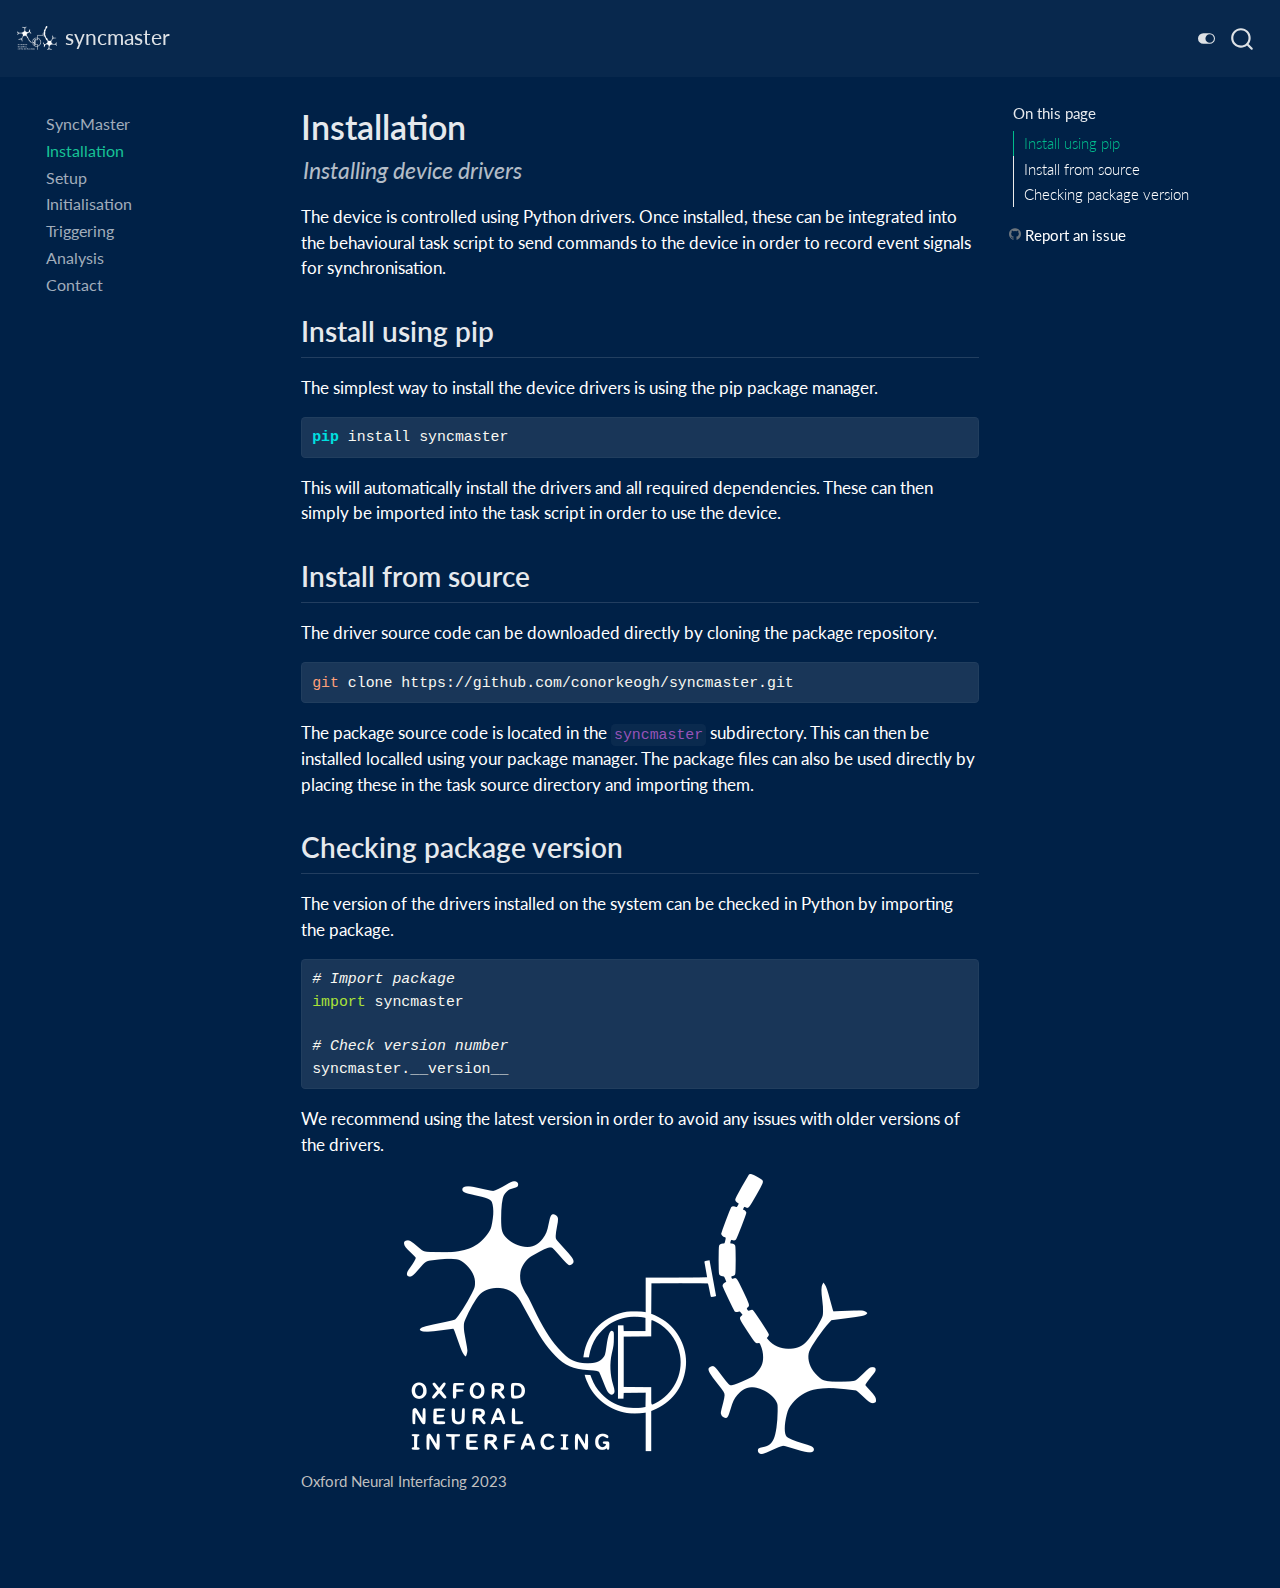
<file: install.html>
<!DOCTYPE html>
<html xmlns="http://www.w3.org/1999/xhtml" lang="en" xml:lang="en"><head>

<meta charset="utf-8">
<meta name="generator" content="quarto-1.3.353">

<meta name="viewport" content="width=device-width, initial-scale=1.0, user-scalable=yes">

<meta name="description" content="Installing device drivers">

<title>syncmaster - Installation</title>
<style>
code{white-space: pre-wrap;}
span.smallcaps{font-variant: small-caps;}
div.columns{display: flex; gap: min(4vw, 1.5em);}
div.column{flex: auto; overflow-x: auto;}
div.hanging-indent{margin-left: 1.5em; text-indent: -1.5em;}
ul.task-list{list-style: none;}
ul.task-list li input[type="checkbox"] {
  width: 0.8em;
  margin: 0 0.8em 0.2em -1em; /* quarto-specific, see https://github.com/quarto-dev/quarto-cli/issues/4556 */ 
  vertical-align: middle;
}
/* CSS for syntax highlighting */
pre > code.sourceCode { white-space: pre; position: relative; }
pre > code.sourceCode > span { display: inline-block; line-height: 1.25; }
pre > code.sourceCode > span:empty { height: 1.2em; }
.sourceCode { overflow: visible; }
code.sourceCode > span { color: inherit; text-decoration: inherit; }
div.sourceCode { margin: 1em 0; }
pre.sourceCode { margin: 0; }
@media screen {
div.sourceCode { overflow: auto; }
}
@media print {
pre > code.sourceCode { white-space: pre-wrap; }
pre > code.sourceCode > span { text-indent: -5em; padding-left: 5em; }
}
pre.numberSource code
  { counter-reset: source-line 0; }
pre.numberSource code > span
  { position: relative; left: -4em; counter-increment: source-line; }
pre.numberSource code > span > a:first-child::before
  { content: counter(source-line);
    position: relative; left: -1em; text-align: right; vertical-align: baseline;
    border: none; display: inline-block;
    -webkit-touch-callout: none; -webkit-user-select: none;
    -khtml-user-select: none; -moz-user-select: none;
    -ms-user-select: none; user-select: none;
    padding: 0 4px; width: 4em;
  }
pre.numberSource { margin-left: 3em;  padding-left: 4px; }
div.sourceCode
  {   }
@media screen {
pre > code.sourceCode > span > a:first-child::before { text-decoration: underline; }
}
</style>


<script src="site_libs/quarto-nav/quarto-nav.js"></script>
<script src="site_libs/quarto-nav/headroom.min.js"></script>
<script src="site_libs/clipboard/clipboard.min.js"></script>
<script src="site_libs/quarto-search/autocomplete.umd.js"></script>
<script src="site_libs/quarto-search/fuse.min.js"></script>
<script src="site_libs/quarto-search/quarto-search.js"></script>
<meta name="quarto:offset" content="./">
<link href="./oni_blue.png" rel="icon" type="image/png">
<script src="site_libs/quarto-html/quarto.js"></script>
<script src="site_libs/quarto-html/popper.min.js"></script>
<script src="site_libs/quarto-html/tippy.umd.min.js"></script>
<script src="site_libs/quarto-html/anchor.min.js"></script>
<link href="site_libs/quarto-html/tippy.css" rel="stylesheet">
<link href="site_libs/quarto-html/quarto-syntax-highlighting.css" rel="stylesheet" class="quarto-color-scheme" id="quarto-text-highlighting-styles">
<link href="site_libs/quarto-html/quarto-syntax-highlighting-dark.css" rel="stylesheet" class="quarto-color-scheme quarto-color-alternate" id="quarto-text-highlighting-styles">
<script src="site_libs/bootstrap/bootstrap.min.js"></script>
<link href="site_libs/bootstrap/bootstrap-icons.css" rel="stylesheet">
<link href="site_libs/bootstrap/bootstrap.min.css" rel="stylesheet" class="quarto-color-scheme" id="quarto-bootstrap" data-mode="light">
<link href="site_libs/bootstrap/bootstrap-dark.min.css" rel="stylesheet" class="quarto-color-scheme quarto-color-alternate" id="quarto-bootstrap" data-mode="dark">
<script id="quarto-search-options" type="application/json">{
  "location": "navbar",
  "copy-button": false,
  "collapse-after": 3,
  "panel-placement": "end",
  "type": "overlay",
  "limit": 20,
  "language": {
    "search-no-results-text": "No results",
    "search-matching-documents-text": "matching documents",
    "search-copy-link-title": "Copy link to search",
    "search-hide-matches-text": "Hide additional matches",
    "search-more-match-text": "more match in this document",
    "search-more-matches-text": "more matches in this document",
    "search-clear-button-title": "Clear",
    "search-detached-cancel-button-title": "Cancel",
    "search-submit-button-title": "Submit"
  }
}</script>


<link rel="stylesheet" href="styles.css">
<meta property="og:title" content="syncmaster - Installation">
<meta property="og:description" content="Installing device drivers">
<meta property="og:image" content="https://conorkeogh.github.io/syncmaster/oni.png">
<meta property="og:site-name" content="syncmaster">
<meta property="og:image:height" content="280">
<meta property="og:image:width" content="472">
<meta name="twitter:title" content="syncmaster - Installation">
<meta name="twitter:description" content="Installing device drivers">
<meta name="twitter:image" content="https://conorkeogh.github.io/syncmaster/oni.png">
<meta name="twitter:image-height" content="280">
<meta name="twitter:image-width" content="472">
<meta name="twitter:card" content="summary_large_image">
</head>

<body class="nav-sidebar floating nav-fixed">

<div id="quarto-search-results"></div>
  <header id="quarto-header" class="headroom fixed-top">
    <nav class="navbar navbar-expand-lg navbar-dark ">
      <div class="navbar-container container-fluid">
      <div class="navbar-brand-container">
    <a href="./index.html" class="navbar-brand navbar-brand-logo">
    <img src="./oni.png" alt="" class="navbar-logo">
    </a>
    <a class="navbar-brand" href="./index.html">
    <span class="navbar-title">syncmaster</span>
    </a>
  </div>
        <div class="quarto-navbar-tools ms-auto">
  <a href="" class="quarto-color-scheme-toggle quarto-navigation-tool  px-1" onclick="window.quartoToggleColorScheme(); return false;" title="Toggle dark mode"><i class="bi"></i></a>
</div>
          <div id="quarto-search" class="" title="Search"></div>
      </div> <!-- /container-fluid -->
    </nav>
  <nav class="quarto-secondary-nav">
    <div class="container-fluid d-flex">
      <button type="button" class="quarto-btn-toggle btn" data-bs-toggle="collapse" data-bs-target="#quarto-sidebar,#quarto-sidebar-glass" aria-controls="quarto-sidebar" aria-expanded="false" aria-label="Toggle sidebar navigation" onclick="if (window.quartoToggleHeadroom) { window.quartoToggleHeadroom(); }">
        <i class="bi bi-layout-text-sidebar-reverse"></i>
      </button>
      <nav class="quarto-page-breadcrumbs" aria-label="breadcrumb"><ol class="breadcrumb"><li class="breadcrumb-item"><a href="./install.html">Installation</a></li></ol></nav>
      <a class="flex-grow-1" role="button" data-bs-toggle="collapse" data-bs-target="#quarto-sidebar,#quarto-sidebar-glass" aria-controls="quarto-sidebar" aria-expanded="false" aria-label="Toggle sidebar navigation" onclick="if (window.quartoToggleHeadroom) { window.quartoToggleHeadroom(); }">      
      </a>
    </div>
  </nav>
</header>
<!-- content -->
<div id="quarto-content" class="quarto-container page-columns page-rows-contents page-layout-article page-navbar">
<!-- sidebar -->
  <nav id="quarto-sidebar" class="sidebar collapse collapse-horizontal sidebar-navigation floating overflow-auto">
    <div class="sidebar-menu-container"> 
    <ul class="list-unstyled mt-1">
        <li class="sidebar-item">
  <div class="sidebar-item-container"> 
  <a href="./index.html" class="sidebar-item-text sidebar-link">
 <span class="menu-text">SyncMaster</span></a>
  </div>
</li>
        <li class="sidebar-item">
  <div class="sidebar-item-container"> 
  <a href="./install.html" class="sidebar-item-text sidebar-link active">
 <span class="menu-text">Installation</span></a>
  </div>
</li>
        <li class="sidebar-item">
  <div class="sidebar-item-container"> 
  <a href="./setup.html" class="sidebar-item-text sidebar-link">
 <span class="menu-text">Setup</span></a>
  </div>
</li>
        <li class="sidebar-item">
  <div class="sidebar-item-container"> 
  <a href="./initialisation.html" class="sidebar-item-text sidebar-link">
 <span class="menu-text">Initialisation</span></a>
  </div>
</li>
        <li class="sidebar-item">
  <div class="sidebar-item-container"> 
  <a href="./triggering.html" class="sidebar-item-text sidebar-link">
 <span class="menu-text">Triggering</span></a>
  </div>
</li>
        <li class="sidebar-item">
  <div class="sidebar-item-container"> 
  <a href="./events.html" class="sidebar-item-text sidebar-link">
 <span class="menu-text">Analysis</span></a>
  </div>
</li>
        <li class="sidebar-item">
  <div class="sidebar-item-container"> 
  <a href="./contact.html" class="sidebar-item-text sidebar-link">
 <span class="menu-text">Contact</span></a>
  </div>
</li>
    </ul>
    </div>
</nav>
<div id="quarto-sidebar-glass" data-bs-toggle="collapse" data-bs-target="#quarto-sidebar,#quarto-sidebar-glass"></div>
<!-- margin-sidebar -->
    <div id="quarto-margin-sidebar" class="sidebar margin-sidebar">
        <nav id="TOC" role="doc-toc" class="toc-active">
    <h2 id="toc-title">On this page</h2>
   
  <ul>
  <li><a href="#install-using-pip" id="toc-install-using-pip" class="nav-link active" data-scroll-target="#install-using-pip">Install using pip</a></li>
  <li><a href="#install-from-source" id="toc-install-from-source" class="nav-link" data-scroll-target="#install-from-source">Install from source</a></li>
  <li><a href="#checking-package-version" id="toc-checking-package-version" class="nav-link" data-scroll-target="#checking-package-version">Checking package version</a></li>
  </ul>
<div class="toc-actions"><div><i class="bi bi-github"></i></div><div class="action-links"><p><a href="https://github.com/conorkeogh/syncmaster/issues/new" class="toc-action">Report an issue</a></p></div></div></nav>
    </div>
<!-- main -->
<main class="content" id="quarto-document-content">

<header id="title-block-header" class="quarto-title-block default">
<div class="quarto-title">
<h1 class="title">Installation</h1>
</div>

<div>
  <div class="description">
    Installing device drivers
  </div>
</div>


<div class="quarto-title-meta">

    
  
    
  </div>
  

</header>

<!-- WARNING: THIS FILE WAS AUTOGENERATED! DO NOT EDIT! -->
<p>The device is controlled using Python drivers. Once installed, these can be integrated into the behavioural task script to send commands to the device in order to record event signals for synchronisation.</p>
<section id="install-using-pip" class="level2">
<h2 class="anchored" data-anchor-id="install-using-pip">Install using pip</h2>
<p>The simplest way to install the device drivers is using the pip package manager.</p>
<div class="sourceCode" id="cb1"><pre class="sourceCode sh code-with-copy"><code class="sourceCode bash"><span id="cb1-1"><a href="#cb1-1" aria-hidden="true" tabindex="-1"></a><span class="ex">pip</span> install syncmaster</span></code><button title="Copy to Clipboard" class="code-copy-button"><i class="bi"></i></button></pre></div>
<p>This will automatically install the drivers and all required dependencies. These can then simply be imported into the task script in order to use the device.</p>
</section>
<section id="install-from-source" class="level2">
<h2 class="anchored" data-anchor-id="install-from-source">Install from source</h2>
<p>The driver source code can be downloaded directly by cloning the package repository.</p>
<div class="sourceCode" id="cb2"><pre class="sourceCode sh code-with-copy"><code class="sourceCode bash"><span id="cb2-1"><a href="#cb2-1" aria-hidden="true" tabindex="-1"></a><span class="fu">git</span> clone https://github.com/conorkeogh/syncmaster.git</span></code><button title="Copy to Clipboard" class="code-copy-button"><i class="bi"></i></button></pre></div>
<p>The package source code is located in the <code>syncmaster</code> subdirectory. This can then be installed localled using your package manager. The package files can also be used directly by placing these in the task source directory and importing them.</p>
</section>
<section id="checking-package-version" class="level2">
<h2 class="anchored" data-anchor-id="checking-package-version">Checking package version</h2>
<p>The version of the drivers installed on the system can be checked in Python by importing the package.</p>
<div class="cell">
<div class="sourceCode cell-code" id="cb3"><pre class="sourceCode python code-with-copy"><code class="sourceCode python"><span id="cb3-1"><a href="#cb3-1" aria-hidden="true" tabindex="-1"></a><span class="co"># Import package</span></span>
<span id="cb3-2"><a href="#cb3-2" aria-hidden="true" tabindex="-1"></a><span class="im">import</span> syncmaster</span>
<span id="cb3-3"><a href="#cb3-3" aria-hidden="true" tabindex="-1"></a></span>
<span id="cb3-4"><a href="#cb3-4" aria-hidden="true" tabindex="-1"></a><span class="co"># Check version number</span></span>
<span id="cb3-5"><a href="#cb3-5" aria-hidden="true" tabindex="-1"></a>syncmaster.__version__</span></code><button title="Copy to Clipboard" class="code-copy-button"><i class="bi"></i></button></pre></div>
</div>
<p>We recommend using the latest version in order to avoid any issues with older versions of the drivers.</p>
<div class="dark-mode">
<div class="quarto-figure quarto-figure-center">
<figure class="figure">
<p><img src="oni.png" class="img-fluid figure-img"></p>
<figcaption class="figure-caption">Oxford Neural Interfacing 2023</figcaption>
</figure>
</div>
</div>
<div class="light-mode">
<div class="quarto-figure quarto-figure-center">
<figure class="figure">
<p><img src="oni_blue.png" class="img-fluid figure-img"></p>
<figcaption class="figure-caption">Oxford Neural Interfacing 2023</figcaption>
</figure>
</div>
</div>


</section>

</main> <!-- /main -->
<script id="quarto-html-after-body" type="application/javascript">
window.document.addEventListener("DOMContentLoaded", function (event) {
  const toggleBodyColorMode = (bsSheetEl) => {
    const mode = bsSheetEl.getAttribute("data-mode");
    const bodyEl = window.document.querySelector("body");
    if (mode === "dark") {
      bodyEl.classList.add("quarto-dark");
      bodyEl.classList.remove("quarto-light");
    } else {
      bodyEl.classList.add("quarto-light");
      bodyEl.classList.remove("quarto-dark");
    }
  }
  const toggleBodyColorPrimary = () => {
    const bsSheetEl = window.document.querySelector("link#quarto-bootstrap");
    if (bsSheetEl) {
      toggleBodyColorMode(bsSheetEl);
    }
  }
  toggleBodyColorPrimary();  
  const disableStylesheet = (stylesheets) => {
    for (let i=0; i < stylesheets.length; i++) {
      const stylesheet = stylesheets[i];
      stylesheet.rel = 'prefetch';
    }
  }
  const enableStylesheet = (stylesheets) => {
    for (let i=0; i < stylesheets.length; i++) {
      const stylesheet = stylesheets[i];
      stylesheet.rel = 'stylesheet';
    }
  }
  const manageTransitions = (selector, allowTransitions) => {
    const els = window.document.querySelectorAll(selector);
    for (let i=0; i < els.length; i++) {
      const el = els[i];
      if (allowTransitions) {
        el.classList.remove('notransition');
      } else {
        el.classList.add('notransition');
      }
    }
  }
  const toggleColorMode = (alternate) => {
    // Switch the stylesheets
    const alternateStylesheets = window.document.querySelectorAll('link.quarto-color-scheme.quarto-color-alternate');
    manageTransitions('#quarto-margin-sidebar .nav-link', false);
    if (alternate) {
      enableStylesheet(alternateStylesheets);
      for (const sheetNode of alternateStylesheets) {
        if (sheetNode.id === "quarto-bootstrap") {
          toggleBodyColorMode(sheetNode);
        }
      }
    } else {
      disableStylesheet(alternateStylesheets);
      toggleBodyColorPrimary();
    }
    manageTransitions('#quarto-margin-sidebar .nav-link', true);
    // Switch the toggles
    const toggles = window.document.querySelectorAll('.quarto-color-scheme-toggle');
    for (let i=0; i < toggles.length; i++) {
      const toggle = toggles[i];
      if (toggle) {
        if (alternate) {
          toggle.classList.add("alternate");     
        } else {
          toggle.classList.remove("alternate");
        }
      }
    }
    // Hack to workaround the fact that safari doesn't
    // properly recolor the scrollbar when toggling (#1455)
    if (navigator.userAgent.indexOf('Safari') > 0 && navigator.userAgent.indexOf('Chrome') == -1) {
      manageTransitions("body", false);
      window.scrollTo(0, 1);
      setTimeout(() => {
        window.scrollTo(0, 0);
        manageTransitions("body", true);
      }, 40);  
    }
  }
  const isFileUrl = () => { 
    return window.location.protocol === 'file:';
  }
  const hasAlternateSentinel = () => {  
    let styleSentinel = getColorSchemeSentinel();
    if (styleSentinel !== null) {
      return styleSentinel === "alternate";
    } else {
      return false;
    }
  }
  const setStyleSentinel = (alternate) => {
    const value = alternate ? "alternate" : "default";
    if (!isFileUrl()) {
      window.localStorage.setItem("quarto-color-scheme", value);
    } else {
      localAlternateSentinel = value;
    }
  }
  const getColorSchemeSentinel = () => {
    if (!isFileUrl()) {
      const storageValue = window.localStorage.getItem("quarto-color-scheme");
      return storageValue != null ? storageValue : localAlternateSentinel;
    } else {
      return localAlternateSentinel;
    }
  }
  let localAlternateSentinel = 'alternate';
  // Dark / light mode switch
  window.quartoToggleColorScheme = () => {
    // Read the current dark / light value 
    let toAlternate = !hasAlternateSentinel();
    toggleColorMode(toAlternate);
    setStyleSentinel(toAlternate);
  };
  // Ensure there is a toggle, if there isn't float one in the top right
  if (window.document.querySelector('.quarto-color-scheme-toggle') === null) {
    const a = window.document.createElement('a');
    a.classList.add('top-right');
    a.classList.add('quarto-color-scheme-toggle');
    a.href = "";
    a.onclick = function() { try { window.quartoToggleColorScheme(); } catch {} return false; };
    const i = window.document.createElement("i");
    i.classList.add('bi');
    a.appendChild(i);
    window.document.body.appendChild(a);
  }
  // Switch to dark mode if need be
  if (hasAlternateSentinel()) {
    toggleColorMode(true);
  } else {
    toggleColorMode(false);
  }
  const icon = "";
  const anchorJS = new window.AnchorJS();
  anchorJS.options = {
    placement: 'right',
    icon: icon
  };
  anchorJS.add('.anchored');
  const isCodeAnnotation = (el) => {
    for (const clz of el.classList) {
      if (clz.startsWith('code-annotation-')) {                     
        return true;
      }
    }
    return false;
  }
  const clipboard = new window.ClipboardJS('.code-copy-button', {
    text: function(trigger) {
      const codeEl = trigger.previousElementSibling.cloneNode(true);
      for (const childEl of codeEl.children) {
        if (isCodeAnnotation(childEl)) {
          childEl.remove();
        }
      }
      return codeEl.innerText;
    }
  });
  clipboard.on('success', function(e) {
    // button target
    const button = e.trigger;
    // don't keep focus
    button.blur();
    // flash "checked"
    button.classList.add('code-copy-button-checked');
    var currentTitle = button.getAttribute("title");
    button.setAttribute("title", "Copied!");
    let tooltip;
    if (window.bootstrap) {
      button.setAttribute("data-bs-toggle", "tooltip");
      button.setAttribute("data-bs-placement", "left");
      button.setAttribute("data-bs-title", "Copied!");
      tooltip = new bootstrap.Tooltip(button, 
        { trigger: "manual", 
          customClass: "code-copy-button-tooltip",
          offset: [0, -8]});
      tooltip.show();    
    }
    setTimeout(function() {
      if (tooltip) {
        tooltip.hide();
        button.removeAttribute("data-bs-title");
        button.removeAttribute("data-bs-toggle");
        button.removeAttribute("data-bs-placement");
      }
      button.setAttribute("title", currentTitle);
      button.classList.remove('code-copy-button-checked');
    }, 1000);
    // clear code selection
    e.clearSelection();
  });
  function tippyHover(el, contentFn) {
    const config = {
      allowHTML: true,
      content: contentFn,
      maxWidth: 500,
      delay: 100,
      arrow: false,
      appendTo: function(el) {
          return el.parentElement;
      },
      interactive: true,
      interactiveBorder: 10,
      theme: 'quarto',
      placement: 'bottom-start'
    };
    window.tippy(el, config); 
  }
  const noterefs = window.document.querySelectorAll('a[role="doc-noteref"]');
  for (var i=0; i<noterefs.length; i++) {
    const ref = noterefs[i];
    tippyHover(ref, function() {
      // use id or data attribute instead here
      let href = ref.getAttribute('data-footnote-href') || ref.getAttribute('href');
      try { href = new URL(href).hash; } catch {}
      const id = href.replace(/^#\/?/, "");
      const note = window.document.getElementById(id);
      return note.innerHTML;
    });
  }
      let selectedAnnoteEl;
      const selectorForAnnotation = ( cell, annotation) => {
        let cellAttr = 'data-code-cell="' + cell + '"';
        let lineAttr = 'data-code-annotation="' +  annotation + '"';
        const selector = 'span[' + cellAttr + '][' + lineAttr + ']';
        return selector;
      }
      const selectCodeLines = (annoteEl) => {
        const doc = window.document;
        const targetCell = annoteEl.getAttribute("data-target-cell");
        const targetAnnotation = annoteEl.getAttribute("data-target-annotation");
        const annoteSpan = window.document.querySelector(selectorForAnnotation(targetCell, targetAnnotation));
        const lines = annoteSpan.getAttribute("data-code-lines").split(",");
        const lineIds = lines.map((line) => {
          return targetCell + "-" + line;
        })
        let top = null;
        let height = null;
        let parent = null;
        if (lineIds.length > 0) {
            //compute the position of the single el (top and bottom and make a div)
            const el = window.document.getElementById(lineIds[0]);
            top = el.offsetTop;
            height = el.offsetHeight;
            parent = el.parentElement.parentElement;
          if (lineIds.length > 1) {
            const lastEl = window.document.getElementById(lineIds[lineIds.length - 1]);
            const bottom = lastEl.offsetTop + lastEl.offsetHeight;
            height = bottom - top;
          }
          if (top !== null && height !== null && parent !== null) {
            // cook up a div (if necessary) and position it 
            let div = window.document.getElementById("code-annotation-line-highlight");
            if (div === null) {
              div = window.document.createElement("div");
              div.setAttribute("id", "code-annotation-line-highlight");
              div.style.position = 'absolute';
              parent.appendChild(div);
            }
            div.style.top = top - 2 + "px";
            div.style.height = height + 4 + "px";
            let gutterDiv = window.document.getElementById("code-annotation-line-highlight-gutter");
            if (gutterDiv === null) {
              gutterDiv = window.document.createElement("div");
              gutterDiv.setAttribute("id", "code-annotation-line-highlight-gutter");
              gutterDiv.style.position = 'absolute';
              const codeCell = window.document.getElementById(targetCell);
              const gutter = codeCell.querySelector('.code-annotation-gutter');
              gutter.appendChild(gutterDiv);
            }
            gutterDiv.style.top = top - 2 + "px";
            gutterDiv.style.height = height + 4 + "px";
          }
          selectedAnnoteEl = annoteEl;
        }
      };
      const unselectCodeLines = () => {
        const elementsIds = ["code-annotation-line-highlight", "code-annotation-line-highlight-gutter"];
        elementsIds.forEach((elId) => {
          const div = window.document.getElementById(elId);
          if (div) {
            div.remove();
          }
        });
        selectedAnnoteEl = undefined;
      };
      // Attach click handler to the DT
      const annoteDls = window.document.querySelectorAll('dt[data-target-cell]');
      for (const annoteDlNode of annoteDls) {
        annoteDlNode.addEventListener('click', (event) => {
          const clickedEl = event.target;
          if (clickedEl !== selectedAnnoteEl) {
            unselectCodeLines();
            const activeEl = window.document.querySelector('dt[data-target-cell].code-annotation-active');
            if (activeEl) {
              activeEl.classList.remove('code-annotation-active');
            }
            selectCodeLines(clickedEl);
            clickedEl.classList.add('code-annotation-active');
          } else {
            // Unselect the line
            unselectCodeLines();
            clickedEl.classList.remove('code-annotation-active');
          }
        });
      }
  const findCites = (el) => {
    const parentEl = el.parentElement;
    if (parentEl) {
      const cites = parentEl.dataset.cites;
      if (cites) {
        return {
          el,
          cites: cites.split(' ')
        };
      } else {
        return findCites(el.parentElement)
      }
    } else {
      return undefined;
    }
  };
  var bibliorefs = window.document.querySelectorAll('a[role="doc-biblioref"]');
  for (var i=0; i<bibliorefs.length; i++) {
    const ref = bibliorefs[i];
    const citeInfo = findCites(ref);
    if (citeInfo) {
      tippyHover(citeInfo.el, function() {
        var popup = window.document.createElement('div');
        citeInfo.cites.forEach(function(cite) {
          var citeDiv = window.document.createElement('div');
          citeDiv.classList.add('hanging-indent');
          citeDiv.classList.add('csl-entry');
          var biblioDiv = window.document.getElementById('ref-' + cite);
          if (biblioDiv) {
            citeDiv.innerHTML = biblioDiv.innerHTML;
          }
          popup.appendChild(citeDiv);
        });
        return popup.innerHTML;
      });
    }
  }
});
</script>
</div> <!-- /content -->



</body></html>
</file>
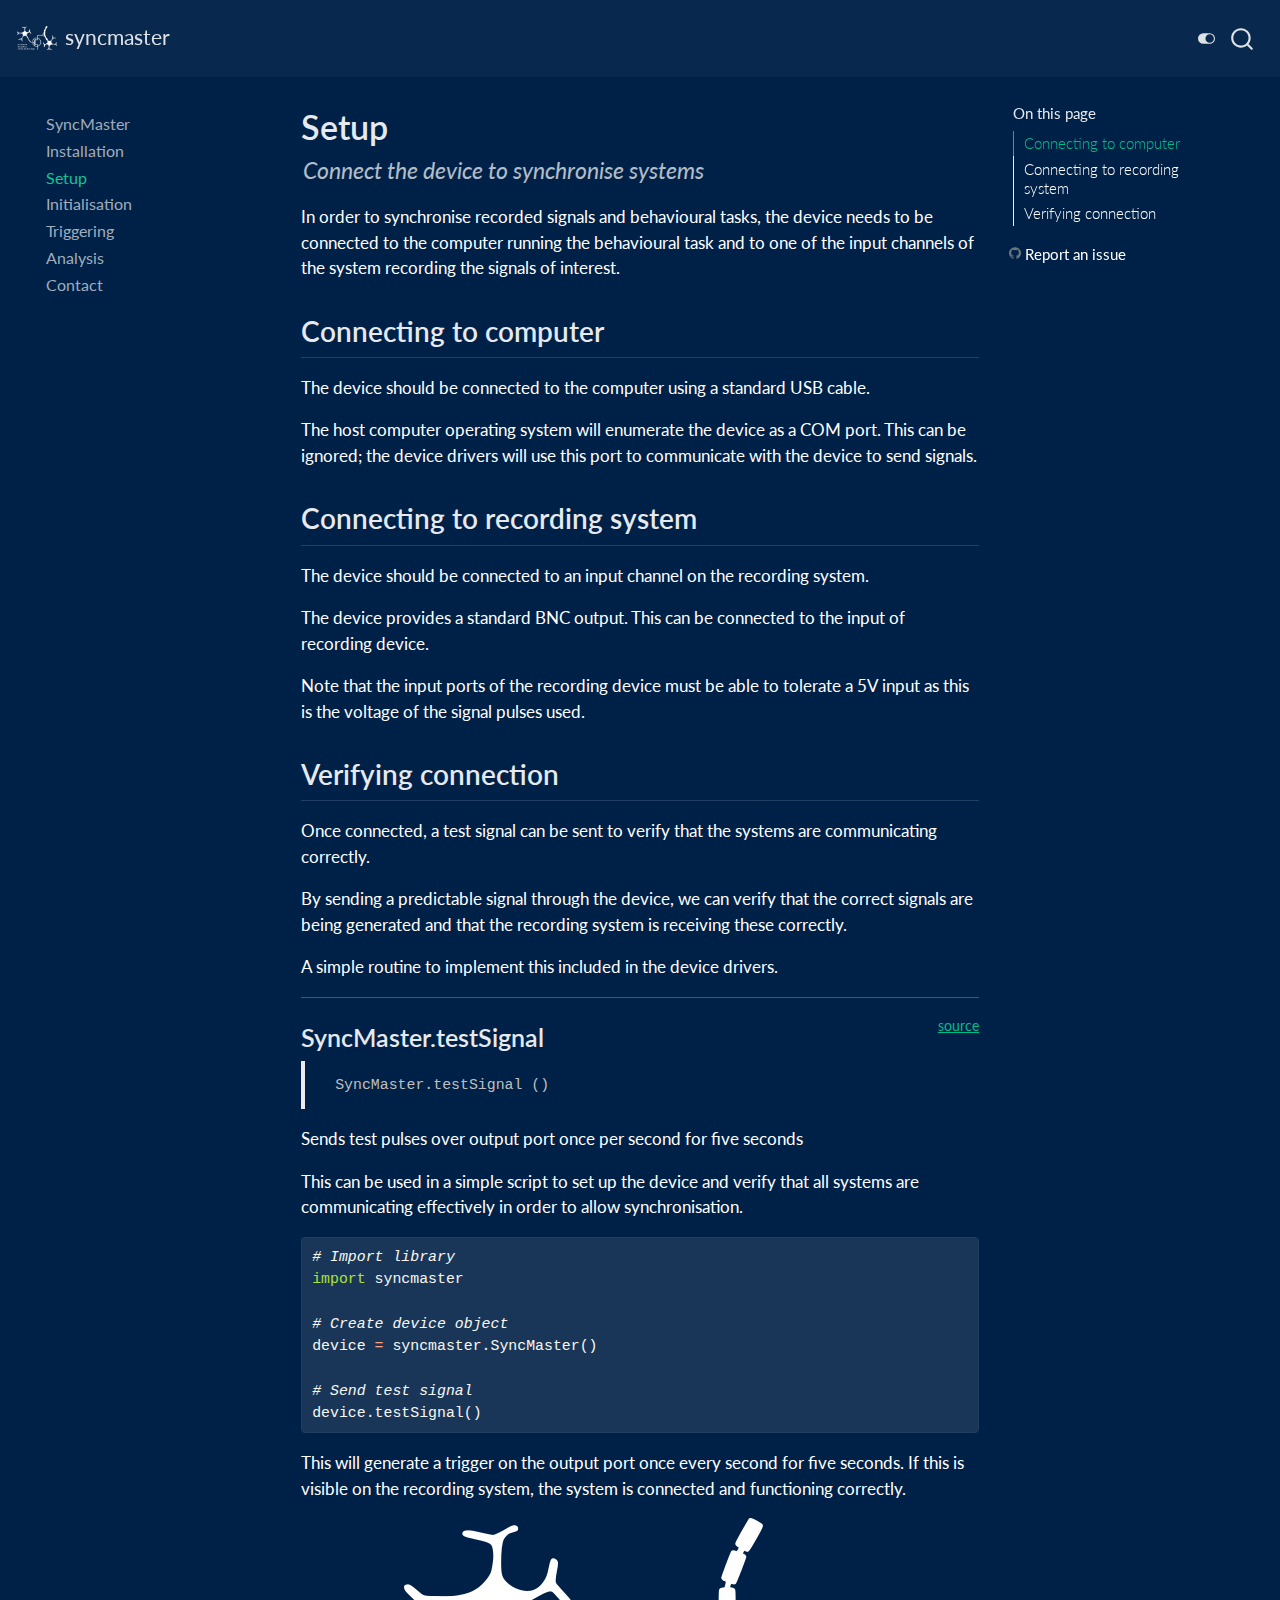
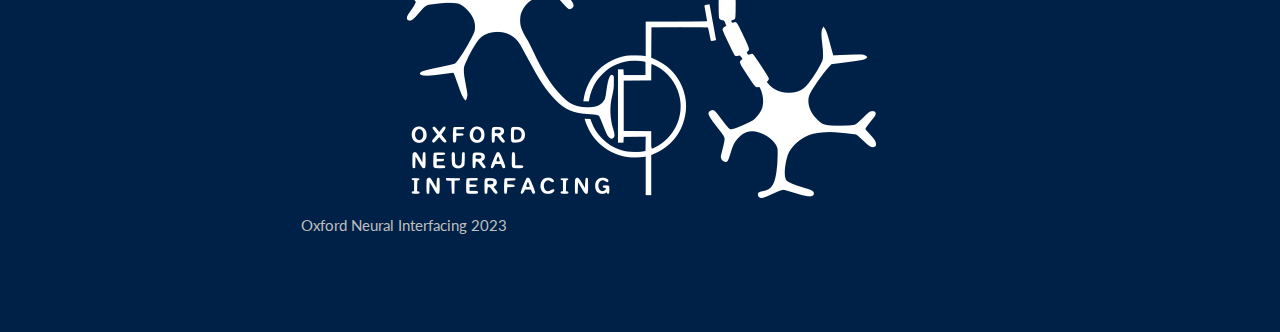
<file: setup.html>
<!DOCTYPE html>
<html xmlns="http://www.w3.org/1999/xhtml" lang="en" xml:lang="en"><head>

<meta charset="utf-8">
<meta name="generator" content="quarto-1.3.353">

<meta name="viewport" content="width=device-width, initial-scale=1.0, user-scalable=yes">

<meta name="description" content="Connect the device to synchronise systems">

<title>syncmaster - Setup</title>
<style>
code{white-space: pre-wrap;}
span.smallcaps{font-variant: small-caps;}
div.columns{display: flex; gap: min(4vw, 1.5em);}
div.column{flex: auto; overflow-x: auto;}
div.hanging-indent{margin-left: 1.5em; text-indent: -1.5em;}
ul.task-list{list-style: none;}
ul.task-list li input[type="checkbox"] {
  width: 0.8em;
  margin: 0 0.8em 0.2em -1em; /* quarto-specific, see https://github.com/quarto-dev/quarto-cli/issues/4556 */ 
  vertical-align: middle;
}
/* CSS for syntax highlighting */
pre > code.sourceCode { white-space: pre; position: relative; }
pre > code.sourceCode > span { display: inline-block; line-height: 1.25; }
pre > code.sourceCode > span:empty { height: 1.2em; }
.sourceCode { overflow: visible; }
code.sourceCode > span { color: inherit; text-decoration: inherit; }
div.sourceCode { margin: 1em 0; }
pre.sourceCode { margin: 0; }
@media screen {
div.sourceCode { overflow: auto; }
}
@media print {
pre > code.sourceCode { white-space: pre-wrap; }
pre > code.sourceCode > span { text-indent: -5em; padding-left: 5em; }
}
pre.numberSource code
  { counter-reset: source-line 0; }
pre.numberSource code > span
  { position: relative; left: -4em; counter-increment: source-line; }
pre.numberSource code > span > a:first-child::before
  { content: counter(source-line);
    position: relative; left: -1em; text-align: right; vertical-align: baseline;
    border: none; display: inline-block;
    -webkit-touch-callout: none; -webkit-user-select: none;
    -khtml-user-select: none; -moz-user-select: none;
    -ms-user-select: none; user-select: none;
    padding: 0 4px; width: 4em;
  }
pre.numberSource { margin-left: 3em;  padding-left: 4px; }
div.sourceCode
  {   }
@media screen {
pre > code.sourceCode > span > a:first-child::before { text-decoration: underline; }
}
</style>


<script src="site_libs/quarto-nav/quarto-nav.js"></script>
<script src="site_libs/quarto-nav/headroom.min.js"></script>
<script src="site_libs/clipboard/clipboard.min.js"></script>
<script src="site_libs/quarto-search/autocomplete.umd.js"></script>
<script src="site_libs/quarto-search/fuse.min.js"></script>
<script src="site_libs/quarto-search/quarto-search.js"></script>
<meta name="quarto:offset" content="./">
<link href="./oni_blue.png" rel="icon" type="image/png">
<script src="site_libs/quarto-html/quarto.js"></script>
<script src="site_libs/quarto-html/popper.min.js"></script>
<script src="site_libs/quarto-html/tippy.umd.min.js"></script>
<script src="site_libs/quarto-html/anchor.min.js"></script>
<link href="site_libs/quarto-html/tippy.css" rel="stylesheet">
<link href="site_libs/quarto-html/quarto-syntax-highlighting.css" rel="stylesheet" class="quarto-color-scheme" id="quarto-text-highlighting-styles">
<link href="site_libs/quarto-html/quarto-syntax-highlighting-dark.css" rel="stylesheet" class="quarto-color-scheme quarto-color-alternate" id="quarto-text-highlighting-styles">
<script src="site_libs/bootstrap/bootstrap.min.js"></script>
<link href="site_libs/bootstrap/bootstrap-icons.css" rel="stylesheet">
<link href="site_libs/bootstrap/bootstrap.min.css" rel="stylesheet" class="quarto-color-scheme" id="quarto-bootstrap" data-mode="light">
<link href="site_libs/bootstrap/bootstrap-dark.min.css" rel="stylesheet" class="quarto-color-scheme quarto-color-alternate" id="quarto-bootstrap" data-mode="dark">
<script id="quarto-search-options" type="application/json">{
  "location": "navbar",
  "copy-button": false,
  "collapse-after": 3,
  "panel-placement": "end",
  "type": "overlay",
  "limit": 20,
  "language": {
    "search-no-results-text": "No results",
    "search-matching-documents-text": "matching documents",
    "search-copy-link-title": "Copy link to search",
    "search-hide-matches-text": "Hide additional matches",
    "search-more-match-text": "more match in this document",
    "search-more-matches-text": "more matches in this document",
    "search-clear-button-title": "Clear",
    "search-detached-cancel-button-title": "Cancel",
    "search-submit-button-title": "Submit"
  }
}</script>


<link rel="stylesheet" href="styles.css">
<meta property="og:title" content="syncmaster - Setup">
<meta property="og:description" content="Connect the device to synchronise systems">
<meta property="og:image" content="https://conorkeogh.github.io/syncmaster/oni.png">
<meta property="og:site-name" content="syncmaster">
<meta property="og:image:height" content="280">
<meta property="og:image:width" content="472">
<meta name="twitter:title" content="syncmaster - Setup">
<meta name="twitter:description" content="Connect the device to synchronise systems">
<meta name="twitter:image" content="https://conorkeogh.github.io/syncmaster/oni.png">
<meta name="twitter:image-height" content="280">
<meta name="twitter:image-width" content="472">
<meta name="twitter:card" content="summary_large_image">
</head>

<body class="nav-sidebar floating nav-fixed">

<div id="quarto-search-results"></div>
  <header id="quarto-header" class="headroom fixed-top">
    <nav class="navbar navbar-expand-lg navbar-dark ">
      <div class="navbar-container container-fluid">
      <div class="navbar-brand-container">
    <a href="./index.html" class="navbar-brand navbar-brand-logo">
    <img src="./oni.png" alt="" class="navbar-logo">
    </a>
    <a class="navbar-brand" href="./index.html">
    <span class="navbar-title">syncmaster</span>
    </a>
  </div>
        <div class="quarto-navbar-tools ms-auto">
  <a href="" class="quarto-color-scheme-toggle quarto-navigation-tool  px-1" onclick="window.quartoToggleColorScheme(); return false;" title="Toggle dark mode"><i class="bi"></i></a>
</div>
          <div id="quarto-search" class="" title="Search"></div>
      </div> <!-- /container-fluid -->
    </nav>
  <nav class="quarto-secondary-nav">
    <div class="container-fluid d-flex">
      <button type="button" class="quarto-btn-toggle btn" data-bs-toggle="collapse" data-bs-target="#quarto-sidebar,#quarto-sidebar-glass" aria-controls="quarto-sidebar" aria-expanded="false" aria-label="Toggle sidebar navigation" onclick="if (window.quartoToggleHeadroom) { window.quartoToggleHeadroom(); }">
        <i class="bi bi-layout-text-sidebar-reverse"></i>
      </button>
      <nav class="quarto-page-breadcrumbs" aria-label="breadcrumb"><ol class="breadcrumb"><li class="breadcrumb-item"><a href="./setup.html">Setup</a></li></ol></nav>
      <a class="flex-grow-1" role="button" data-bs-toggle="collapse" data-bs-target="#quarto-sidebar,#quarto-sidebar-glass" aria-controls="quarto-sidebar" aria-expanded="false" aria-label="Toggle sidebar navigation" onclick="if (window.quartoToggleHeadroom) { window.quartoToggleHeadroom(); }">      
      </a>
    </div>
  </nav>
</header>
<!-- content -->
<div id="quarto-content" class="quarto-container page-columns page-rows-contents page-layout-article page-navbar">
<!-- sidebar -->
  <nav id="quarto-sidebar" class="sidebar collapse collapse-horizontal sidebar-navigation floating overflow-auto">
    <div class="sidebar-menu-container"> 
    <ul class="list-unstyled mt-1">
        <li class="sidebar-item">
  <div class="sidebar-item-container"> 
  <a href="./index.html" class="sidebar-item-text sidebar-link">
 <span class="menu-text">SyncMaster</span></a>
  </div>
</li>
        <li class="sidebar-item">
  <div class="sidebar-item-container"> 
  <a href="./install.html" class="sidebar-item-text sidebar-link">
 <span class="menu-text">Installation</span></a>
  </div>
</li>
        <li class="sidebar-item">
  <div class="sidebar-item-container"> 
  <a href="./setup.html" class="sidebar-item-text sidebar-link active">
 <span class="menu-text">Setup</span></a>
  </div>
</li>
        <li class="sidebar-item">
  <div class="sidebar-item-container"> 
  <a href="./initialisation.html" class="sidebar-item-text sidebar-link">
 <span class="menu-text">Initialisation</span></a>
  </div>
</li>
        <li class="sidebar-item">
  <div class="sidebar-item-container"> 
  <a href="./triggering.html" class="sidebar-item-text sidebar-link">
 <span class="menu-text">Triggering</span></a>
  </div>
</li>
        <li class="sidebar-item">
  <div class="sidebar-item-container"> 
  <a href="./events.html" class="sidebar-item-text sidebar-link">
 <span class="menu-text">Analysis</span></a>
  </div>
</li>
        <li class="sidebar-item">
  <div class="sidebar-item-container"> 
  <a href="./contact.html" class="sidebar-item-text sidebar-link">
 <span class="menu-text">Contact</span></a>
  </div>
</li>
    </ul>
    </div>
</nav>
<div id="quarto-sidebar-glass" data-bs-toggle="collapse" data-bs-target="#quarto-sidebar,#quarto-sidebar-glass"></div>
<!-- margin-sidebar -->
    <div id="quarto-margin-sidebar" class="sidebar margin-sidebar">
        <nav id="TOC" role="doc-toc" class="toc-active">
    <h2 id="toc-title">On this page</h2>
   
  <ul>
  <li><a href="#connecting-to-computer" id="toc-connecting-to-computer" class="nav-link active" data-scroll-target="#connecting-to-computer">Connecting to computer</a></li>
  <li><a href="#connecting-to-recording-system" id="toc-connecting-to-recording-system" class="nav-link" data-scroll-target="#connecting-to-recording-system">Connecting to recording system</a></li>
  <li><a href="#verifying-connection" id="toc-verifying-connection" class="nav-link" data-scroll-target="#verifying-connection">Verifying connection</a>
  <ul class="collapse">
  <li><a href="#syncmaster.testsignal" id="toc-syncmaster.testsignal" class="nav-link" data-scroll-target="#syncmaster.testsignal">SyncMaster.testSignal</a></li>
  </ul></li>
  </ul>
<div class="toc-actions"><div><i class="bi bi-github"></i></div><div class="action-links"><p><a href="https://github.com/conorkeogh/syncmaster/issues/new" class="toc-action">Report an issue</a></p></div></div></nav>
    </div>
<!-- main -->
<main class="content" id="quarto-document-content">

<header id="title-block-header" class="quarto-title-block default">
<div class="quarto-title">
<h1 class="title">Setup</h1>
</div>

<div>
  <div class="description">
    Connect the device to synchronise systems
  </div>
</div>


<div class="quarto-title-meta">

    
  
    
  </div>
  

</header>

<!-- WARNING: THIS FILE WAS AUTOGENERATED! DO NOT EDIT! -->
<p>In order to synchronise recorded signals and behavioural tasks, the device needs to be connected to the computer running the behavioural task and to one of the input channels of the system recording the signals of interest.</p>
<section id="connecting-to-computer" class="level2">
<h2 class="anchored" data-anchor-id="connecting-to-computer">Connecting to computer</h2>
<p>The device should be connected to the computer using a standard USB cable.</p>
<p>The host computer operating system will enumerate the device as a COM port. This can be ignored; the device drivers will use this port to communicate with the device to send signals.</p>
</section>
<section id="connecting-to-recording-system" class="level2">
<h2 class="anchored" data-anchor-id="connecting-to-recording-system">Connecting to recording system</h2>
<p>The device should be connected to an input channel on the recording system.</p>
<p>The device provides a standard BNC output. This can be connected to the input of recording device.</p>
<p>Note that the input ports of the recording device must be able to tolerate a 5V input as this is the voltage of the signal pulses used.</p>
</section>
<section id="verifying-connection" class="level2">
<h2 class="anchored" data-anchor-id="verifying-connection">Verifying connection</h2>
<p>Once connected, a test signal can be sent to verify that the systems are communicating correctly.</p>
<p>By sending a predictable signal through the device, we can verify that the correct signals are being generated and that the recording system is receiving these correctly.</p>
<p>A simple routine to implement this included in the device drivers.</p>
<hr>
<p><a href="https://github.com/conorkeogh/syncmaster/blob/main/syncmaster/device.py#LNone" target="_blank" style="float:right; font-size:smaller">source</a></p>
<section id="syncmaster.testsignal" class="level3">
<h3 class="anchored" data-anchor-id="syncmaster.testsignal">SyncMaster.testSignal</h3>
<blockquote class="blockquote">
<pre><code> SyncMaster.testSignal ()</code></pre>
</blockquote>
<p>Sends test pulses over output port once per second for five seconds</p>
<p>This can be used in a simple script to set up the device and verify that all systems are communicating effectively in order to allow synchronisation.</p>
<div class="cell">
<div class="sourceCode cell-code" id="cb2"><pre class="sourceCode python code-with-copy"><code class="sourceCode python"><span id="cb2-1"><a href="#cb2-1" aria-hidden="true" tabindex="-1"></a><span class="co"># Import library</span></span>
<span id="cb2-2"><a href="#cb2-2" aria-hidden="true" tabindex="-1"></a><span class="im">import</span> syncmaster</span>
<span id="cb2-3"><a href="#cb2-3" aria-hidden="true" tabindex="-1"></a></span>
<span id="cb2-4"><a href="#cb2-4" aria-hidden="true" tabindex="-1"></a><span class="co"># Create device object</span></span>
<span id="cb2-5"><a href="#cb2-5" aria-hidden="true" tabindex="-1"></a>device <span class="op">=</span> syncmaster.SyncMaster()</span>
<span id="cb2-6"><a href="#cb2-6" aria-hidden="true" tabindex="-1"></a></span>
<span id="cb2-7"><a href="#cb2-7" aria-hidden="true" tabindex="-1"></a><span class="co"># Send test signal</span></span>
<span id="cb2-8"><a href="#cb2-8" aria-hidden="true" tabindex="-1"></a>device.testSignal()</span></code><button title="Copy to Clipboard" class="code-copy-button"><i class="bi"></i></button></pre></div>
</div>
<p>This will generate a trigger on the output port once every second for five seconds. If this is visible on the recording system, the system is connected and functioning correctly.</p>
<div class="dark-mode">
<div class="quarto-figure quarto-figure-center">
<figure class="figure">
<p><img src="oni.png" class="img-fluid figure-img"></p>
<figcaption class="figure-caption">Oxford Neural Interfacing 2023</figcaption>
</figure>
</div>
</div>
<div class="light-mode">
<div class="quarto-figure quarto-figure-center">
<figure class="figure">
<p><img src="oni_blue.png" class="img-fluid figure-img"></p>
<figcaption class="figure-caption">Oxford Neural Interfacing 2023</figcaption>
</figure>
</div>
</div>


</section>
</section>

</main> <!-- /main -->
<script id="quarto-html-after-body" type="application/javascript">
window.document.addEventListener("DOMContentLoaded", function (event) {
  const toggleBodyColorMode = (bsSheetEl) => {
    const mode = bsSheetEl.getAttribute("data-mode");
    const bodyEl = window.document.querySelector("body");
    if (mode === "dark") {
      bodyEl.classList.add("quarto-dark");
      bodyEl.classList.remove("quarto-light");
    } else {
      bodyEl.classList.add("quarto-light");
      bodyEl.classList.remove("quarto-dark");
    }
  }
  const toggleBodyColorPrimary = () => {
    const bsSheetEl = window.document.querySelector("link#quarto-bootstrap");
    if (bsSheetEl) {
      toggleBodyColorMode(bsSheetEl);
    }
  }
  toggleBodyColorPrimary();  
  const disableStylesheet = (stylesheets) => {
    for (let i=0; i < stylesheets.length; i++) {
      const stylesheet = stylesheets[i];
      stylesheet.rel = 'prefetch';
    }
  }
  const enableStylesheet = (stylesheets) => {
    for (let i=0; i < stylesheets.length; i++) {
      const stylesheet = stylesheets[i];
      stylesheet.rel = 'stylesheet';
    }
  }
  const manageTransitions = (selector, allowTransitions) => {
    const els = window.document.querySelectorAll(selector);
    for (let i=0; i < els.length; i++) {
      const el = els[i];
      if (allowTransitions) {
        el.classList.remove('notransition');
      } else {
        el.classList.add('notransition');
      }
    }
  }
  const toggleColorMode = (alternate) => {
    // Switch the stylesheets
    const alternateStylesheets = window.document.querySelectorAll('link.quarto-color-scheme.quarto-color-alternate');
    manageTransitions('#quarto-margin-sidebar .nav-link', false);
    if (alternate) {
      enableStylesheet(alternateStylesheets);
      for (const sheetNode of alternateStylesheets) {
        if (sheetNode.id === "quarto-bootstrap") {
          toggleBodyColorMode(sheetNode);
        }
      }
    } else {
      disableStylesheet(alternateStylesheets);
      toggleBodyColorPrimary();
    }
    manageTransitions('#quarto-margin-sidebar .nav-link', true);
    // Switch the toggles
    const toggles = window.document.querySelectorAll('.quarto-color-scheme-toggle');
    for (let i=0; i < toggles.length; i++) {
      const toggle = toggles[i];
      if (toggle) {
        if (alternate) {
          toggle.classList.add("alternate");     
        } else {
          toggle.classList.remove("alternate");
        }
      }
    }
    // Hack to workaround the fact that safari doesn't
    // properly recolor the scrollbar when toggling (#1455)
    if (navigator.userAgent.indexOf('Safari') > 0 && navigator.userAgent.indexOf('Chrome') == -1) {
      manageTransitions("body", false);
      window.scrollTo(0, 1);
      setTimeout(() => {
        window.scrollTo(0, 0);
        manageTransitions("body", true);
      }, 40);  
    }
  }
  const isFileUrl = () => { 
    return window.location.protocol === 'file:';
  }
  const hasAlternateSentinel = () => {  
    let styleSentinel = getColorSchemeSentinel();
    if (styleSentinel !== null) {
      return styleSentinel === "alternate";
    } else {
      return false;
    }
  }
  const setStyleSentinel = (alternate) => {
    const value = alternate ? "alternate" : "default";
    if (!isFileUrl()) {
      window.localStorage.setItem("quarto-color-scheme", value);
    } else {
      localAlternateSentinel = value;
    }
  }
  const getColorSchemeSentinel = () => {
    if (!isFileUrl()) {
      const storageValue = window.localStorage.getItem("quarto-color-scheme");
      return storageValue != null ? storageValue : localAlternateSentinel;
    } else {
      return localAlternateSentinel;
    }
  }
  let localAlternateSentinel = 'alternate';
  // Dark / light mode switch
  window.quartoToggleColorScheme = () => {
    // Read the current dark / light value 
    let toAlternate = !hasAlternateSentinel();
    toggleColorMode(toAlternate);
    setStyleSentinel(toAlternate);
  };
  // Ensure there is a toggle, if there isn't float one in the top right
  if (window.document.querySelector('.quarto-color-scheme-toggle') === null) {
    const a = window.document.createElement('a');
    a.classList.add('top-right');
    a.classList.add('quarto-color-scheme-toggle');
    a.href = "";
    a.onclick = function() { try { window.quartoToggleColorScheme(); } catch {} return false; };
    const i = window.document.createElement("i");
    i.classList.add('bi');
    a.appendChild(i);
    window.document.body.appendChild(a);
  }
  // Switch to dark mode if need be
  if (hasAlternateSentinel()) {
    toggleColorMode(true);
  } else {
    toggleColorMode(false);
  }
  const icon = "";
  const anchorJS = new window.AnchorJS();
  anchorJS.options = {
    placement: 'right',
    icon: icon
  };
  anchorJS.add('.anchored');
  const isCodeAnnotation = (el) => {
    for (const clz of el.classList) {
      if (clz.startsWith('code-annotation-')) {                     
        return true;
      }
    }
    return false;
  }
  const clipboard = new window.ClipboardJS('.code-copy-button', {
    text: function(trigger) {
      const codeEl = trigger.previousElementSibling.cloneNode(true);
      for (const childEl of codeEl.children) {
        if (isCodeAnnotation(childEl)) {
          childEl.remove();
        }
      }
      return codeEl.innerText;
    }
  });
  clipboard.on('success', function(e) {
    // button target
    const button = e.trigger;
    // don't keep focus
    button.blur();
    // flash "checked"
    button.classList.add('code-copy-button-checked');
    var currentTitle = button.getAttribute("title");
    button.setAttribute("title", "Copied!");
    let tooltip;
    if (window.bootstrap) {
      button.setAttribute("data-bs-toggle", "tooltip");
      button.setAttribute("data-bs-placement", "left");
      button.setAttribute("data-bs-title", "Copied!");
      tooltip = new bootstrap.Tooltip(button, 
        { trigger: "manual", 
          customClass: "code-copy-button-tooltip",
          offset: [0, -8]});
      tooltip.show();    
    }
    setTimeout(function() {
      if (tooltip) {
        tooltip.hide();
        button.removeAttribute("data-bs-title");
        button.removeAttribute("data-bs-toggle");
        button.removeAttribute("data-bs-placement");
      }
      button.setAttribute("title", currentTitle);
      button.classList.remove('code-copy-button-checked');
    }, 1000);
    // clear code selection
    e.clearSelection();
  });
  function tippyHover(el, contentFn) {
    const config = {
      allowHTML: true,
      content: contentFn,
      maxWidth: 500,
      delay: 100,
      arrow: false,
      appendTo: function(el) {
          return el.parentElement;
      },
      interactive: true,
      interactiveBorder: 10,
      theme: 'quarto',
      placement: 'bottom-start'
    };
    window.tippy(el, config); 
  }
  const noterefs = window.document.querySelectorAll('a[role="doc-noteref"]');
  for (var i=0; i<noterefs.length; i++) {
    const ref = noterefs[i];
    tippyHover(ref, function() {
      // use id or data attribute instead here
      let href = ref.getAttribute('data-footnote-href') || ref.getAttribute('href');
      try { href = new URL(href).hash; } catch {}
      const id = href.replace(/^#\/?/, "");
      const note = window.document.getElementById(id);
      return note.innerHTML;
    });
  }
      let selectedAnnoteEl;
      const selectorForAnnotation = ( cell, annotation) => {
        let cellAttr = 'data-code-cell="' + cell + '"';
        let lineAttr = 'data-code-annotation="' +  annotation + '"';
        const selector = 'span[' + cellAttr + '][' + lineAttr + ']';
        return selector;
      }
      const selectCodeLines = (annoteEl) => {
        const doc = window.document;
        const targetCell = annoteEl.getAttribute("data-target-cell");
        const targetAnnotation = annoteEl.getAttribute("data-target-annotation");
        const annoteSpan = window.document.querySelector(selectorForAnnotation(targetCell, targetAnnotation));
        const lines = annoteSpan.getAttribute("data-code-lines").split(",");
        const lineIds = lines.map((line) => {
          return targetCell + "-" + line;
        })
        let top = null;
        let height = null;
        let parent = null;
        if (lineIds.length > 0) {
            //compute the position of the single el (top and bottom and make a div)
            const el = window.document.getElementById(lineIds[0]);
            top = el.offsetTop;
            height = el.offsetHeight;
            parent = el.parentElement.parentElement;
          if (lineIds.length > 1) {
            const lastEl = window.document.getElementById(lineIds[lineIds.length - 1]);
            const bottom = lastEl.offsetTop + lastEl.offsetHeight;
            height = bottom - top;
          }
          if (top !== null && height !== null && parent !== null) {
            // cook up a div (if necessary) and position it 
            let div = window.document.getElementById("code-annotation-line-highlight");
            if (div === null) {
              div = window.document.createElement("div");
              div.setAttribute("id", "code-annotation-line-highlight");
              div.style.position = 'absolute';
              parent.appendChild(div);
            }
            div.style.top = top - 2 + "px";
            div.style.height = height + 4 + "px";
            let gutterDiv = window.document.getElementById("code-annotation-line-highlight-gutter");
            if (gutterDiv === null) {
              gutterDiv = window.document.createElement("div");
              gutterDiv.setAttribute("id", "code-annotation-line-highlight-gutter");
              gutterDiv.style.position = 'absolute';
              const codeCell = window.document.getElementById(targetCell);
              const gutter = codeCell.querySelector('.code-annotation-gutter');
              gutter.appendChild(gutterDiv);
            }
            gutterDiv.style.top = top - 2 + "px";
            gutterDiv.style.height = height + 4 + "px";
          }
          selectedAnnoteEl = annoteEl;
        }
      };
      const unselectCodeLines = () => {
        const elementsIds = ["code-annotation-line-highlight", "code-annotation-line-highlight-gutter"];
        elementsIds.forEach((elId) => {
          const div = window.document.getElementById(elId);
          if (div) {
            div.remove();
          }
        });
        selectedAnnoteEl = undefined;
      };
      // Attach click handler to the DT
      const annoteDls = window.document.querySelectorAll('dt[data-target-cell]');
      for (const annoteDlNode of annoteDls) {
        annoteDlNode.addEventListener('click', (event) => {
          const clickedEl = event.target;
          if (clickedEl !== selectedAnnoteEl) {
            unselectCodeLines();
            const activeEl = window.document.querySelector('dt[data-target-cell].code-annotation-active');
            if (activeEl) {
              activeEl.classList.remove('code-annotation-active');
            }
            selectCodeLines(clickedEl);
            clickedEl.classList.add('code-annotation-active');
          } else {
            // Unselect the line
            unselectCodeLines();
            clickedEl.classList.remove('code-annotation-active');
          }
        });
      }
  const findCites = (el) => {
    const parentEl = el.parentElement;
    if (parentEl) {
      const cites = parentEl.dataset.cites;
      if (cites) {
        return {
          el,
          cites: cites.split(' ')
        };
      } else {
        return findCites(el.parentElement)
      }
    } else {
      return undefined;
    }
  };
  var bibliorefs = window.document.querySelectorAll('a[role="doc-biblioref"]');
  for (var i=0; i<bibliorefs.length; i++) {
    const ref = bibliorefs[i];
    const citeInfo = findCites(ref);
    if (citeInfo) {
      tippyHover(citeInfo.el, function() {
        var popup = window.document.createElement('div');
        citeInfo.cites.forEach(function(cite) {
          var citeDiv = window.document.createElement('div');
          citeDiv.classList.add('hanging-indent');
          citeDiv.classList.add('csl-entry');
          var biblioDiv = window.document.getElementById('ref-' + cite);
          if (biblioDiv) {
            citeDiv.innerHTML = biblioDiv.innerHTML;
          }
          popup.appendChild(citeDiv);
        });
        return popup.innerHTML;
      });
    }
  }
});
</script>
</div> <!-- /content -->



</body></html>
</file>
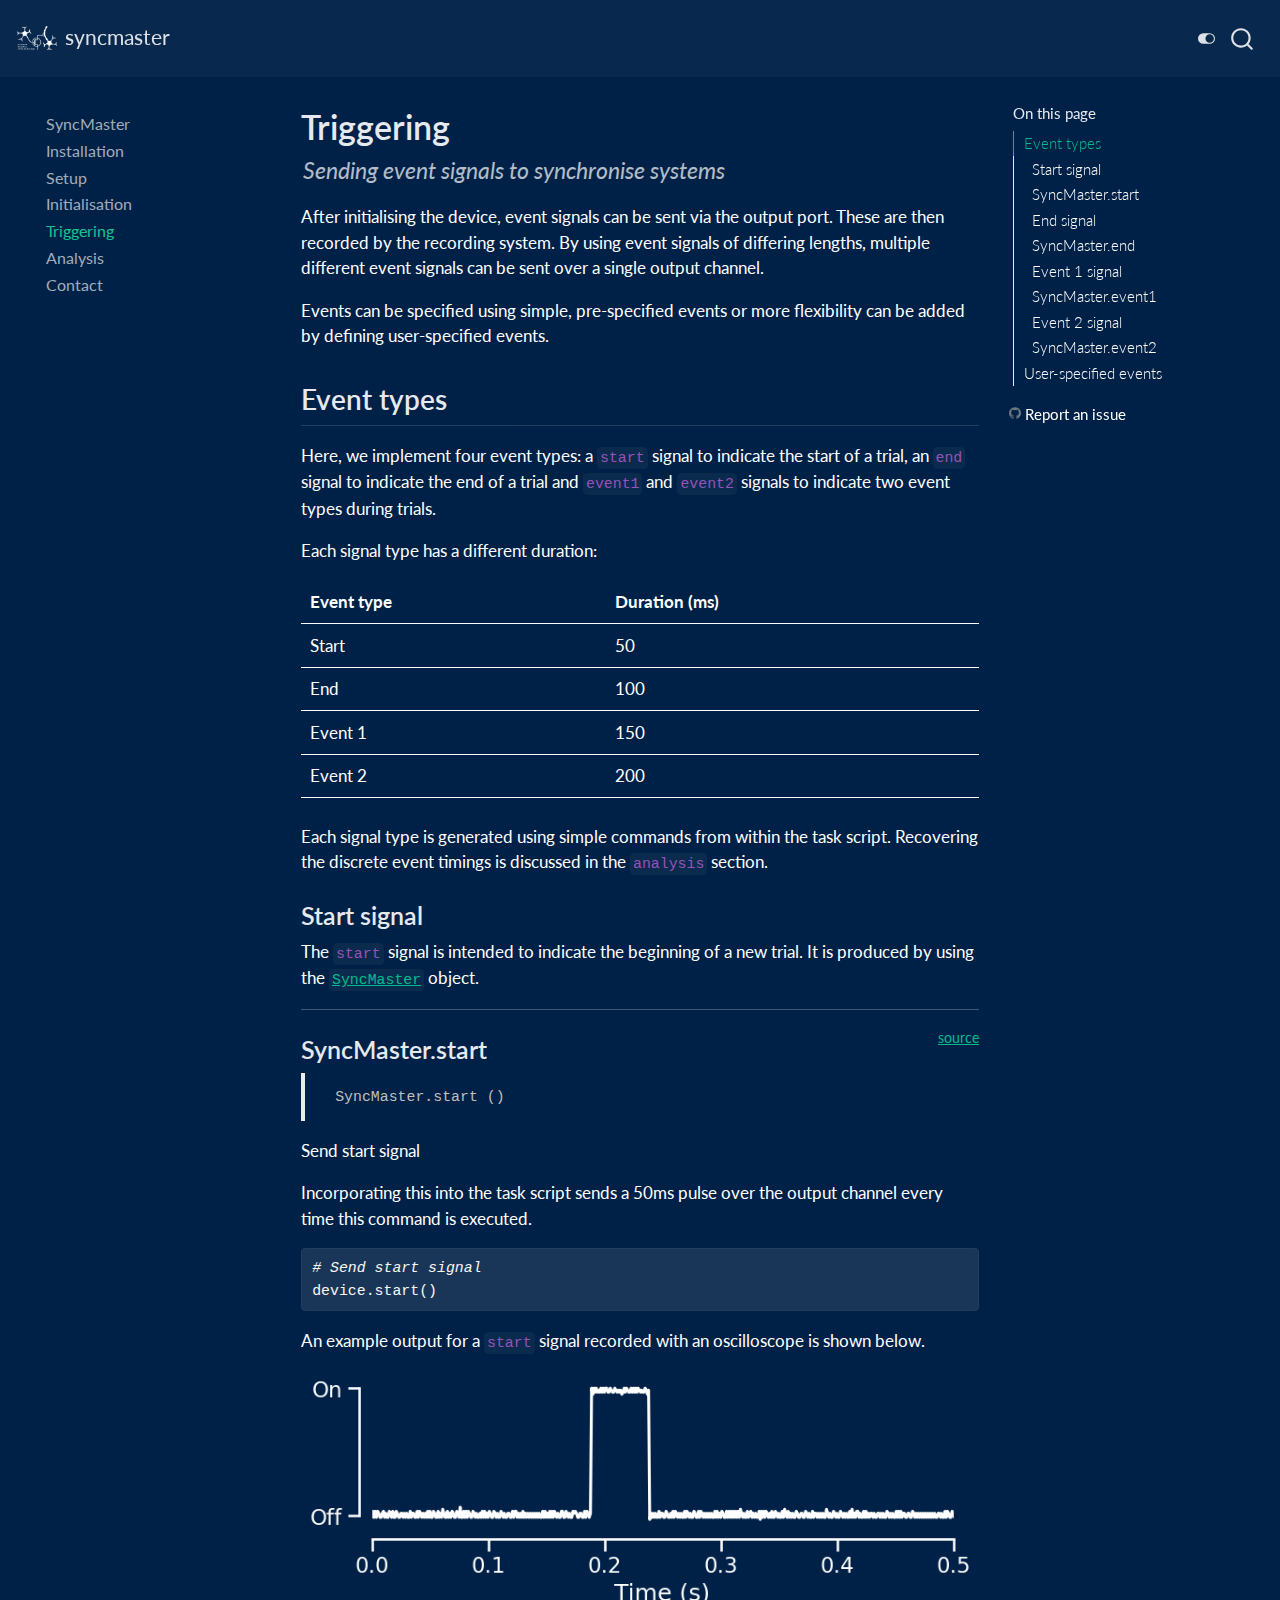
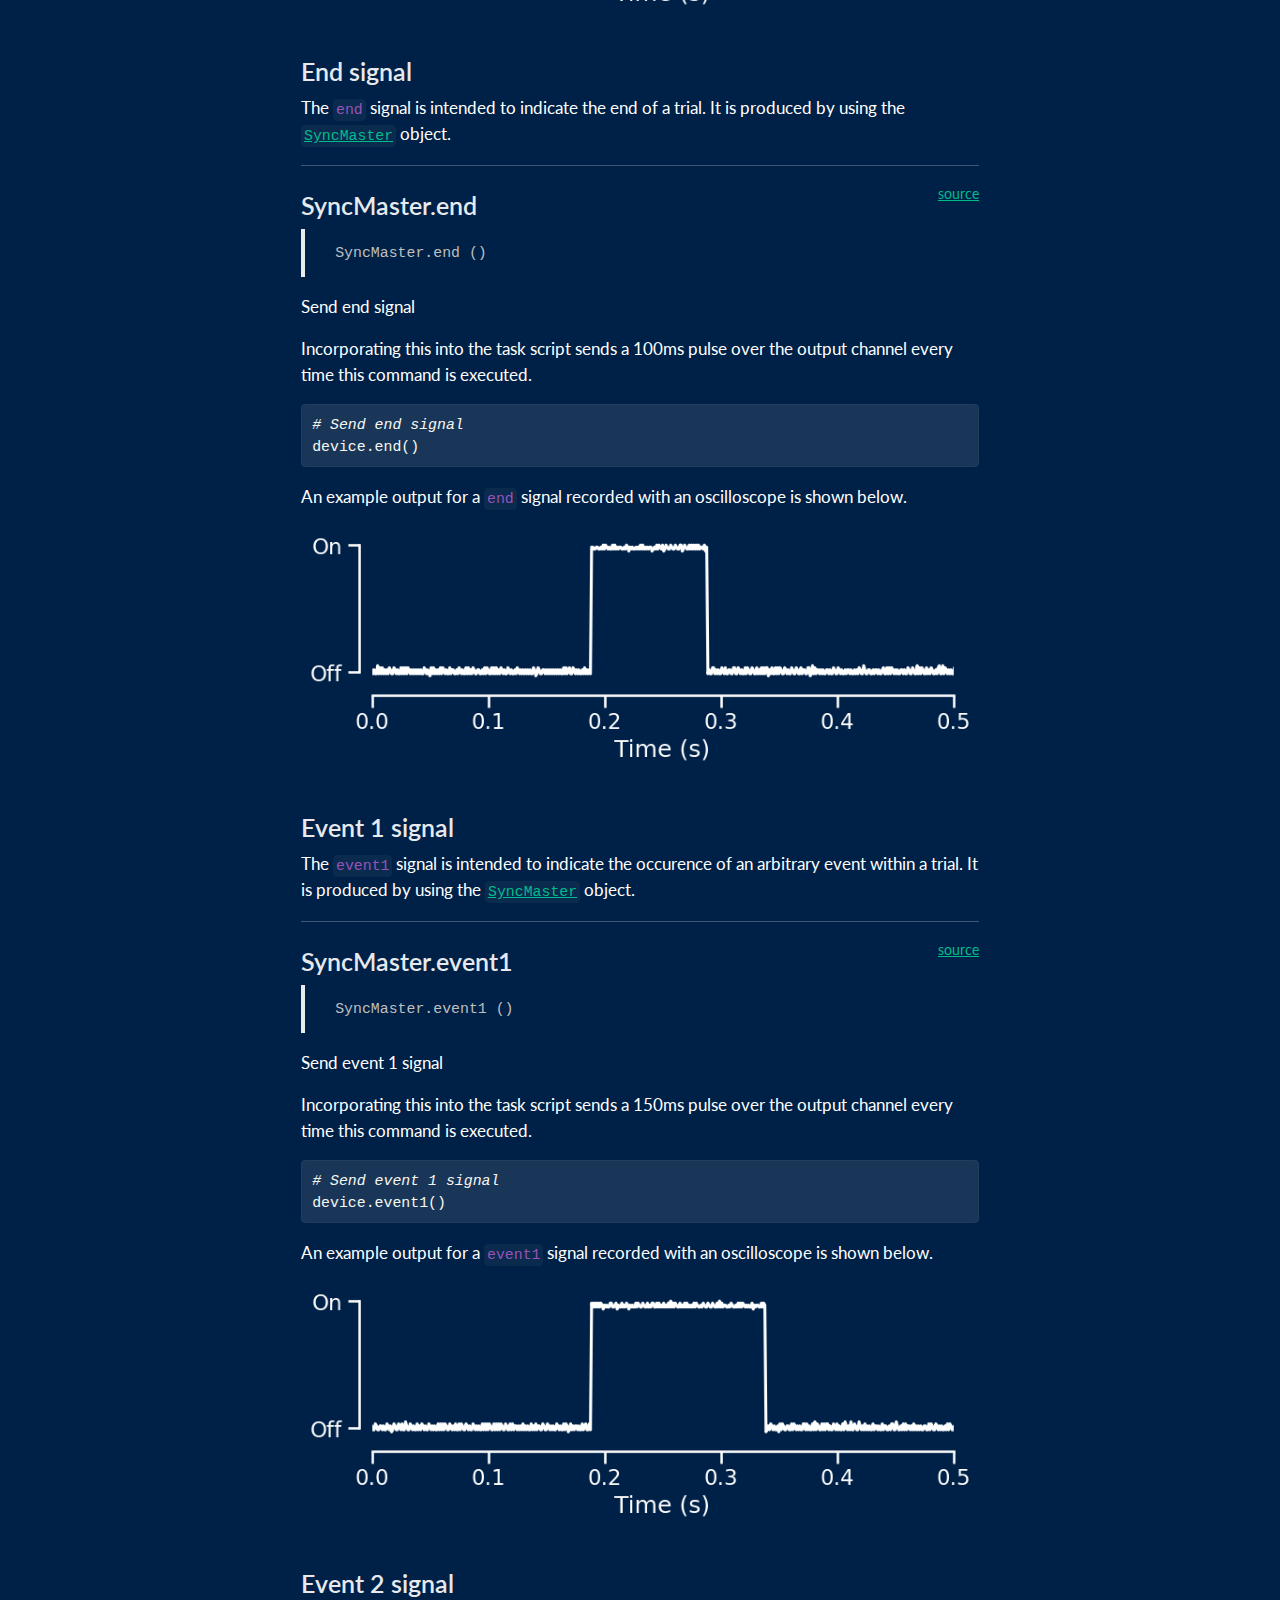
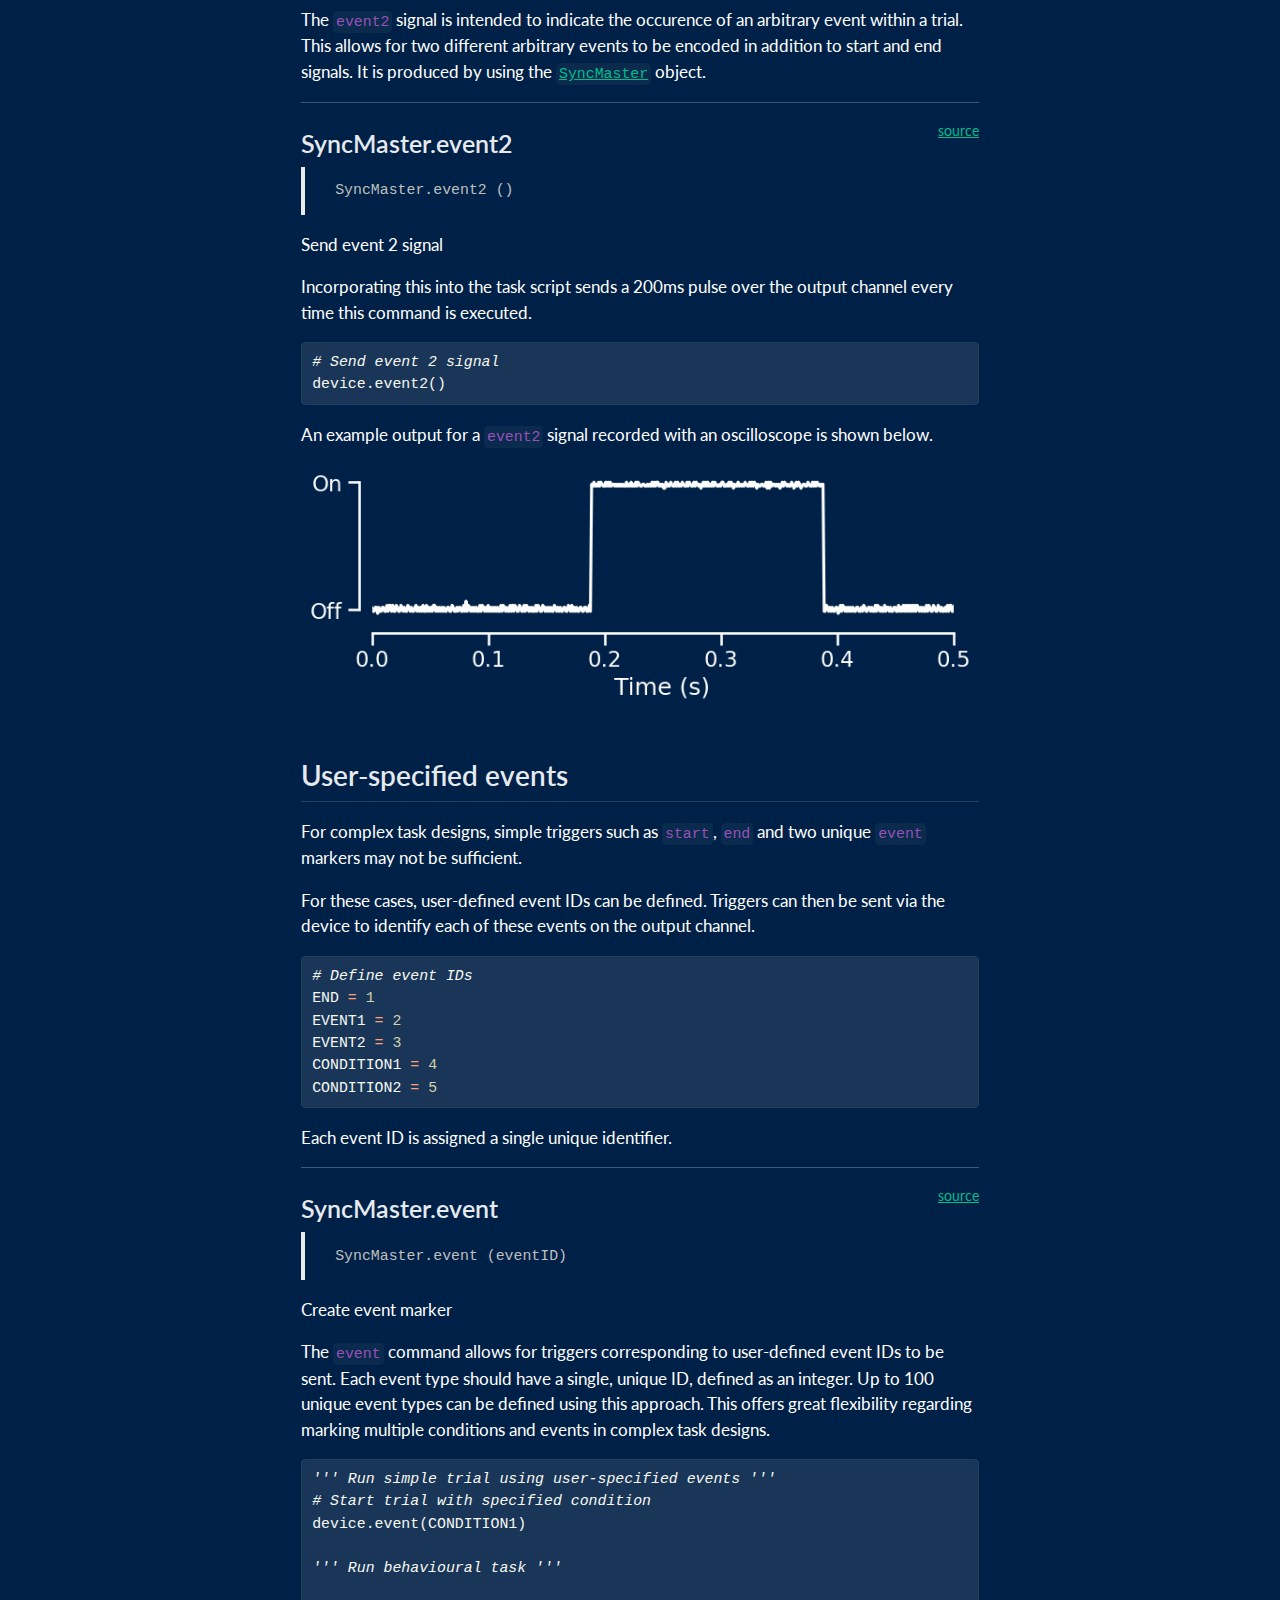
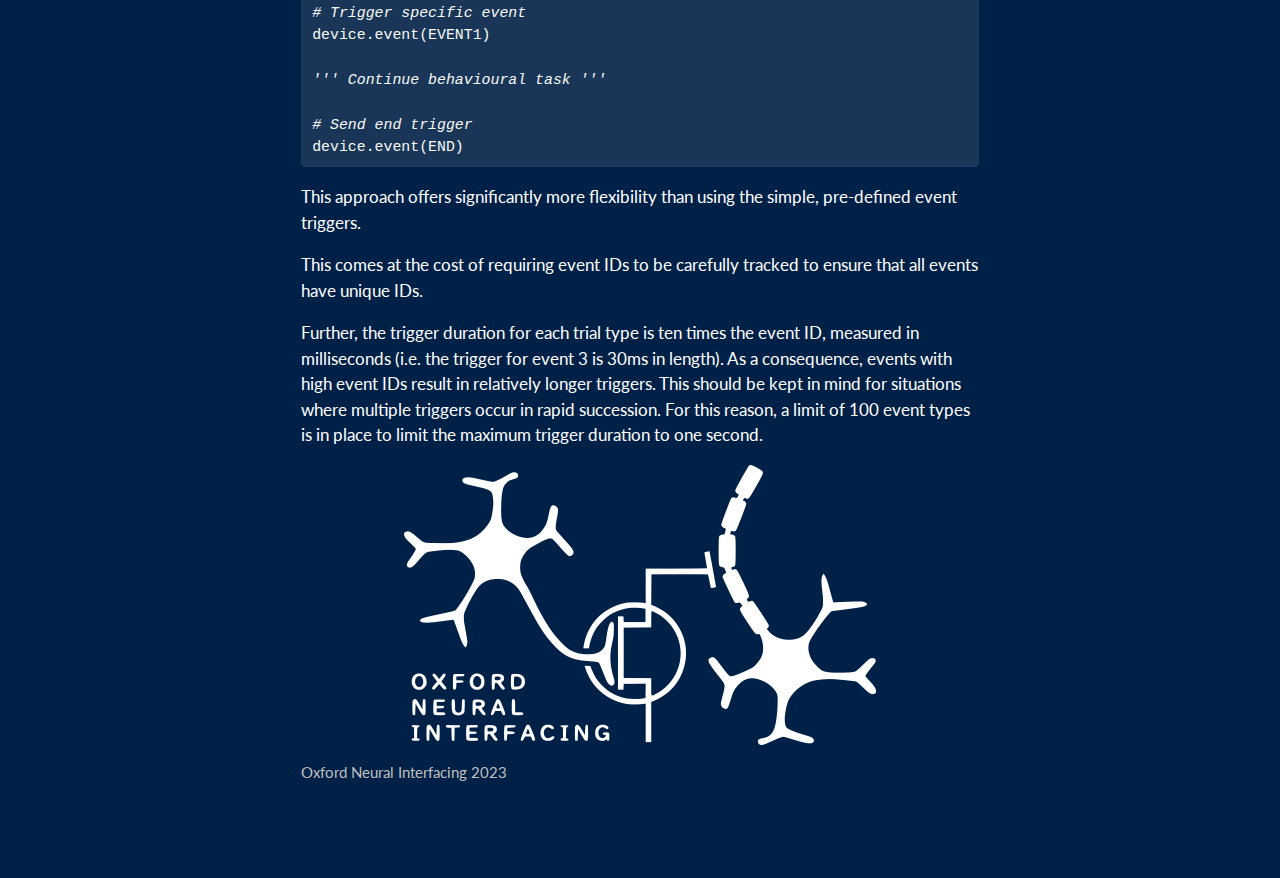
<file: triggering.html>
<!DOCTYPE html>
<html xmlns="http://www.w3.org/1999/xhtml" lang="en" xml:lang="en"><head>

<meta charset="utf-8">
<meta name="generator" content="quarto-1.3.353">

<meta name="viewport" content="width=device-width, initial-scale=1.0, user-scalable=yes">

<meta name="description" content="Sending event signals to synchronise systems">

<title>syncmaster - Triggering</title>
<style>
code{white-space: pre-wrap;}
span.smallcaps{font-variant: small-caps;}
div.columns{display: flex; gap: min(4vw, 1.5em);}
div.column{flex: auto; overflow-x: auto;}
div.hanging-indent{margin-left: 1.5em; text-indent: -1.5em;}
ul.task-list{list-style: none;}
ul.task-list li input[type="checkbox"] {
  width: 0.8em;
  margin: 0 0.8em 0.2em -1em; /* quarto-specific, see https://github.com/quarto-dev/quarto-cli/issues/4556 */ 
  vertical-align: middle;
}
/* CSS for syntax highlighting */
pre > code.sourceCode { white-space: pre; position: relative; }
pre > code.sourceCode > span { display: inline-block; line-height: 1.25; }
pre > code.sourceCode > span:empty { height: 1.2em; }
.sourceCode { overflow: visible; }
code.sourceCode > span { color: inherit; text-decoration: inherit; }
div.sourceCode { margin: 1em 0; }
pre.sourceCode { margin: 0; }
@media screen {
div.sourceCode { overflow: auto; }
}
@media print {
pre > code.sourceCode { white-space: pre-wrap; }
pre > code.sourceCode > span { text-indent: -5em; padding-left: 5em; }
}
pre.numberSource code
  { counter-reset: source-line 0; }
pre.numberSource code > span
  { position: relative; left: -4em; counter-increment: source-line; }
pre.numberSource code > span > a:first-child::before
  { content: counter(source-line);
    position: relative; left: -1em; text-align: right; vertical-align: baseline;
    border: none; display: inline-block;
    -webkit-touch-callout: none; -webkit-user-select: none;
    -khtml-user-select: none; -moz-user-select: none;
    -ms-user-select: none; user-select: none;
    padding: 0 4px; width: 4em;
  }
pre.numberSource { margin-left: 3em;  padding-left: 4px; }
div.sourceCode
  {   }
@media screen {
pre > code.sourceCode > span > a:first-child::before { text-decoration: underline; }
}
</style>


<script src="site_libs/quarto-nav/quarto-nav.js"></script>
<script src="site_libs/quarto-nav/headroom.min.js"></script>
<script src="site_libs/clipboard/clipboard.min.js"></script>
<script src="site_libs/quarto-search/autocomplete.umd.js"></script>
<script src="site_libs/quarto-search/fuse.min.js"></script>
<script src="site_libs/quarto-search/quarto-search.js"></script>
<meta name="quarto:offset" content="./">
<link href="./oni_blue.png" rel="icon" type="image/png">
<script src="site_libs/quarto-html/quarto.js"></script>
<script src="site_libs/quarto-html/popper.min.js"></script>
<script src="site_libs/quarto-html/tippy.umd.min.js"></script>
<script src="site_libs/quarto-html/anchor.min.js"></script>
<link href="site_libs/quarto-html/tippy.css" rel="stylesheet">
<link href="site_libs/quarto-html/quarto-syntax-highlighting.css" rel="stylesheet" class="quarto-color-scheme" id="quarto-text-highlighting-styles">
<link href="site_libs/quarto-html/quarto-syntax-highlighting-dark.css" rel="stylesheet" class="quarto-color-scheme quarto-color-alternate" id="quarto-text-highlighting-styles">
<script src="site_libs/bootstrap/bootstrap.min.js"></script>
<link href="site_libs/bootstrap/bootstrap-icons.css" rel="stylesheet">
<link href="site_libs/bootstrap/bootstrap.min.css" rel="stylesheet" class="quarto-color-scheme" id="quarto-bootstrap" data-mode="light">
<link href="site_libs/bootstrap/bootstrap-dark.min.css" rel="stylesheet" class="quarto-color-scheme quarto-color-alternate" id="quarto-bootstrap" data-mode="dark">
<script id="quarto-search-options" type="application/json">{
  "location": "navbar",
  "copy-button": false,
  "collapse-after": 3,
  "panel-placement": "end",
  "type": "overlay",
  "limit": 20,
  "language": {
    "search-no-results-text": "No results",
    "search-matching-documents-text": "matching documents",
    "search-copy-link-title": "Copy link to search",
    "search-hide-matches-text": "Hide additional matches",
    "search-more-match-text": "more match in this document",
    "search-more-matches-text": "more matches in this document",
    "search-clear-button-title": "Clear",
    "search-detached-cancel-button-title": "Cancel",
    "search-submit-button-title": "Submit"
  }
}</script>


<link rel="stylesheet" href="styles.css">
<meta property="og:title" content="syncmaster - Triggering">
<meta property="og:description" content="Sending event signals to synchronise systems">
<meta property="og:image" content="https://conorkeogh.github.io/syncmaster/03_triggering_files/figure-html/cell-4-output-1.png">
<meta property="og:site-name" content="syncmaster">
<meta property="og:image:height" content="259">
<meta property="og:image:width" content="723">
<meta name="twitter:title" content="syncmaster - Triggering">
<meta name="twitter:description" content="Sending event signals to synchronise systems">
<meta name="twitter:image" content="https://conorkeogh.github.io/syncmaster/03_triggering_files/figure-html/cell-4-output-1.png">
<meta name="twitter:image-height" content="259">
<meta name="twitter:image-width" content="723">
<meta name="twitter:card" content="summary_large_image">
</head>

<body class="nav-sidebar floating nav-fixed">

<div id="quarto-search-results"></div>
  <header id="quarto-header" class="headroom fixed-top">
    <nav class="navbar navbar-expand-lg navbar-dark ">
      <div class="navbar-container container-fluid">
      <div class="navbar-brand-container">
    <a href="./index.html" class="navbar-brand navbar-brand-logo">
    <img src="./oni.png" alt="" class="navbar-logo">
    </a>
    <a class="navbar-brand" href="./index.html">
    <span class="navbar-title">syncmaster</span>
    </a>
  </div>
        <div class="quarto-navbar-tools ms-auto">
  <a href="" class="quarto-color-scheme-toggle quarto-navigation-tool  px-1" onclick="window.quartoToggleColorScheme(); return false;" title="Toggle dark mode"><i class="bi"></i></a>
</div>
          <div id="quarto-search" class="" title="Search"></div>
      </div> <!-- /container-fluid -->
    </nav>
  <nav class="quarto-secondary-nav">
    <div class="container-fluid d-flex">
      <button type="button" class="quarto-btn-toggle btn" data-bs-toggle="collapse" data-bs-target="#quarto-sidebar,#quarto-sidebar-glass" aria-controls="quarto-sidebar" aria-expanded="false" aria-label="Toggle sidebar navigation" onclick="if (window.quartoToggleHeadroom) { window.quartoToggleHeadroom(); }">
        <i class="bi bi-layout-text-sidebar-reverse"></i>
      </button>
      <nav class="quarto-page-breadcrumbs" aria-label="breadcrumb"><ol class="breadcrumb"><li class="breadcrumb-item"><a href="./triggering.html">Triggering</a></li></ol></nav>
      <a class="flex-grow-1" role="button" data-bs-toggle="collapse" data-bs-target="#quarto-sidebar,#quarto-sidebar-glass" aria-controls="quarto-sidebar" aria-expanded="false" aria-label="Toggle sidebar navigation" onclick="if (window.quartoToggleHeadroom) { window.quartoToggleHeadroom(); }">      
      </a>
    </div>
  </nav>
</header>
<!-- content -->
<div id="quarto-content" class="quarto-container page-columns page-rows-contents page-layout-article page-navbar">
<!-- sidebar -->
  <nav id="quarto-sidebar" class="sidebar collapse collapse-horizontal sidebar-navigation floating overflow-auto">
    <div class="sidebar-menu-container"> 
    <ul class="list-unstyled mt-1">
        <li class="sidebar-item">
  <div class="sidebar-item-container"> 
  <a href="./index.html" class="sidebar-item-text sidebar-link">
 <span class="menu-text">SyncMaster</span></a>
  </div>
</li>
        <li class="sidebar-item">
  <div class="sidebar-item-container"> 
  <a href="./install.html" class="sidebar-item-text sidebar-link">
 <span class="menu-text">Installation</span></a>
  </div>
</li>
        <li class="sidebar-item">
  <div class="sidebar-item-container"> 
  <a href="./setup.html" class="sidebar-item-text sidebar-link">
 <span class="menu-text">Setup</span></a>
  </div>
</li>
        <li class="sidebar-item">
  <div class="sidebar-item-container"> 
  <a href="./initialisation.html" class="sidebar-item-text sidebar-link">
 <span class="menu-text">Initialisation</span></a>
  </div>
</li>
        <li class="sidebar-item">
  <div class="sidebar-item-container"> 
  <a href="./triggering.html" class="sidebar-item-text sidebar-link active">
 <span class="menu-text">Triggering</span></a>
  </div>
</li>
        <li class="sidebar-item">
  <div class="sidebar-item-container"> 
  <a href="./events.html" class="sidebar-item-text sidebar-link">
 <span class="menu-text">Analysis</span></a>
  </div>
</li>
        <li class="sidebar-item">
  <div class="sidebar-item-container"> 
  <a href="./contact.html" class="sidebar-item-text sidebar-link">
 <span class="menu-text">Contact</span></a>
  </div>
</li>
    </ul>
    </div>
</nav>
<div id="quarto-sidebar-glass" data-bs-toggle="collapse" data-bs-target="#quarto-sidebar,#quarto-sidebar-glass"></div>
<!-- margin-sidebar -->
    <div id="quarto-margin-sidebar" class="sidebar margin-sidebar">
        <nav id="TOC" role="doc-toc" class="toc-active">
    <h2 id="toc-title">On this page</h2>
   
  <ul>
  <li><a href="#event-types" id="toc-event-types" class="nav-link active" data-scroll-target="#event-types">Event types</a>
  <ul class="collapse">
  <li><a href="#start-signal" id="toc-start-signal" class="nav-link" data-scroll-target="#start-signal">Start signal</a></li>
  <li><a href="#syncmaster.start" id="toc-syncmaster.start" class="nav-link" data-scroll-target="#syncmaster.start">SyncMaster.start</a></li>
  <li><a href="#end-signal" id="toc-end-signal" class="nav-link" data-scroll-target="#end-signal">End signal</a></li>
  <li><a href="#syncmaster.end" id="toc-syncmaster.end" class="nav-link" data-scroll-target="#syncmaster.end">SyncMaster.end</a></li>
  <li><a href="#event-1-signal" id="toc-event-1-signal" class="nav-link" data-scroll-target="#event-1-signal">Event 1 signal</a></li>
  <li><a href="#syncmaster.event1" id="toc-syncmaster.event1" class="nav-link" data-scroll-target="#syncmaster.event1">SyncMaster.event1</a></li>
  <li><a href="#event-2-signal" id="toc-event-2-signal" class="nav-link" data-scroll-target="#event-2-signal">Event 2 signal</a></li>
  <li><a href="#syncmaster.event2" id="toc-syncmaster.event2" class="nav-link" data-scroll-target="#syncmaster.event2">SyncMaster.event2</a></li>
  </ul></li>
  <li><a href="#user-specified-events" id="toc-user-specified-events" class="nav-link" data-scroll-target="#user-specified-events">User-specified events</a>
  <ul class="collapse">
  <li><a href="#syncmaster.event" id="toc-syncmaster.event" class="nav-link" data-scroll-target="#syncmaster.event">SyncMaster.event</a></li>
  </ul></li>
  </ul>
<div class="toc-actions"><div><i class="bi bi-github"></i></div><div class="action-links"><p><a href="https://github.com/conorkeogh/syncmaster/issues/new" class="toc-action">Report an issue</a></p></div></div></nav>
    </div>
<!-- main -->
<main class="content" id="quarto-document-content">

<header id="title-block-header" class="quarto-title-block default">
<div class="quarto-title">
<h1 class="title">Triggering</h1>
</div>

<div>
  <div class="description">
    Sending event signals to synchronise systems
  </div>
</div>


<div class="quarto-title-meta">

    
  
    
  </div>
  

</header>

<!-- WARNING: THIS FILE WAS AUTOGENERATED! DO NOT EDIT! -->
<p>After initialising the device, event signals can be sent via the output port. These are then recorded by the recording system. By using event signals of differing lengths, multiple different event signals can be sent over a single output channel.</p>
<p>Events can be specified using simple, pre-specified events or more flexibility can be added by defining user-specified events.</p>
<section id="event-types" class="level2">
<h2 class="anchored" data-anchor-id="event-types">Event types</h2>
<p>Here, we implement four event types: a <code>start</code> signal to indicate the start of a trial, an <code>end</code> signal to indicate the end of a trial and <code>event1</code> and <code>event2</code> signals to indicate two event types during trials.</p>
<p>Each signal type has a different duration:</p>
<table class="table">
<thead>
<tr class="header">
<th>Event type</th>
<th>Duration (ms)</th>
</tr>
</thead>
<tbody>
<tr class="odd">
<td>Start</td>
<td>50</td>
</tr>
<tr class="even">
<td>End</td>
<td>100</td>
</tr>
<tr class="odd">
<td>Event 1</td>
<td>150</td>
</tr>
<tr class="even">
<td>Event 2</td>
<td>200</td>
</tr>
</tbody>
</table>
<p>Each signal type is generated using simple commands from within the task script. Recovering the discrete event timings is discussed in the <code>analysis</code> section.</p>
<section id="start-signal" class="level3">
<h3 class="anchored" data-anchor-id="start-signal">Start signal</h3>
<p>The <code>start</code> signal is intended to indicate the beginning of a new trial. It is produced by using the <a href="https://conorkeogh.github.io/syncmaster/initialisation.html#syncmaster"><code>SyncMaster</code></a> object.</p>
<hr>
<p><a href="https://github.com/conorkeogh/syncmaster/blob/main/syncmaster/device.py#LNone" target="_blank" style="float:right; font-size:smaller">source</a></p>
</section>
<section id="syncmaster.start" class="level3">
<h3 class="anchored" data-anchor-id="syncmaster.start">SyncMaster.start</h3>
<blockquote class="blockquote">
<pre><code> SyncMaster.start ()</code></pre>
</blockquote>
<p>Send start signal</p>
<p>Incorporating this into the task script sends a 50ms pulse over the output channel every time this command is executed.</p>
<div class="cell">
<div class="sourceCode cell-code" id="cb2"><pre class="sourceCode python code-with-copy"><code class="sourceCode python"><span id="cb2-1"><a href="#cb2-1" aria-hidden="true" tabindex="-1"></a><span class="co"># Send start signal</span></span>
<span id="cb2-2"><a href="#cb2-2" aria-hidden="true" tabindex="-1"></a>device.start()</span></code><button title="Copy to Clipboard" class="code-copy-button"><i class="bi"></i></button></pre></div>
</div>
<p>An example output for a <code>start</code> signal recorded with an oscilloscope is shown below.</p>
<div class="cell dark-mode">
<div class="cell-output cell-output-display">
<p><img src="03_triggering_files/figure-html/cell-4-output-1.png" class="img-fluid"></p>
</div>
</div>
<div class="cell light-mode">
<div class="cell-output cell-output-display">
<p><img src="03_triggering_files/figure-html/cell-5-output-1.png" class="img-fluid"></p>
</div>
</div>
</section>
<section id="end-signal" class="level3">
<h3 class="anchored" data-anchor-id="end-signal">End signal</h3>
<p>The <code>end</code> signal is intended to indicate the end of a trial. It is produced by using the <a href="https://conorkeogh.github.io/syncmaster/initialisation.html#syncmaster"><code>SyncMaster</code></a> object.</p>
<hr>
<p><a href="https://github.com/conorkeogh/syncmaster/blob/main/syncmaster/device.py#LNone" target="_blank" style="float:right; font-size:smaller">source</a></p>
</section>
<section id="syncmaster.end" class="level3">
<h3 class="anchored" data-anchor-id="syncmaster.end">SyncMaster.end</h3>
<blockquote class="blockquote">
<pre><code> SyncMaster.end ()</code></pre>
</blockquote>
<p>Send end signal</p>
<p>Incorporating this into the task script sends a 100ms pulse over the output channel every time this command is executed.</p>
<div class="cell">
<div class="sourceCode cell-code" id="cb4"><pre class="sourceCode python code-with-copy"><code class="sourceCode python"><span id="cb4-1"><a href="#cb4-1" aria-hidden="true" tabindex="-1"></a><span class="co"># Send end signal</span></span>
<span id="cb4-2"><a href="#cb4-2" aria-hidden="true" tabindex="-1"></a>device.end()</span></code><button title="Copy to Clipboard" class="code-copy-button"><i class="bi"></i></button></pre></div>
</div>
<p>An example output for a <code>end</code> signal recorded with an oscilloscope is shown below.</p>
<div class="cell dark-mode">
<div class="cell-output cell-output-display">
<p><img src="03_triggering_files/figure-html/cell-8-output-1.png" class="img-fluid"></p>
</div>
</div>
<div class="cell light-mode">
<div class="cell-output cell-output-display">
<p><img src="03_triggering_files/figure-html/cell-9-output-1.png" class="img-fluid"></p>
</div>
</div>
</section>
<section id="event-1-signal" class="level3">
<h3 class="anchored" data-anchor-id="event-1-signal">Event 1 signal</h3>
<p>The <code>event1</code> signal is intended to indicate the occurence of an arbitrary event within a trial. It is produced by using the <a href="https://conorkeogh.github.io/syncmaster/initialisation.html#syncmaster"><code>SyncMaster</code></a> object.</p>
<hr>
<p><a href="https://github.com/conorkeogh/syncmaster/blob/main/syncmaster/device.py#LNone" target="_blank" style="float:right; font-size:smaller">source</a></p>
</section>
<section id="syncmaster.event1" class="level3">
<h3 class="anchored" data-anchor-id="syncmaster.event1">SyncMaster.event1</h3>
<blockquote class="blockquote">
<pre><code> SyncMaster.event1 ()</code></pre>
</blockquote>
<p>Send event 1 signal</p>
<p>Incorporating this into the task script sends a 150ms pulse over the output channel every time this command is executed.</p>
<div class="cell">
<div class="sourceCode cell-code" id="cb6"><pre class="sourceCode python code-with-copy"><code class="sourceCode python"><span id="cb6-1"><a href="#cb6-1" aria-hidden="true" tabindex="-1"></a><span class="co"># Send event 1 signal</span></span>
<span id="cb6-2"><a href="#cb6-2" aria-hidden="true" tabindex="-1"></a>device.event1()</span></code><button title="Copy to Clipboard" class="code-copy-button"><i class="bi"></i></button></pre></div>
</div>
<p>An example output for a <code>event1</code> signal recorded with an oscilloscope is shown below.</p>
<div class="cell dark-mode">
<div class="cell-output cell-output-display">
<p><img src="03_triggering_files/figure-html/cell-12-output-1.png" class="img-fluid"></p>
</div>
</div>
<div class="cell light-mode">
<div class="cell-output cell-output-display">
<p><img src="03_triggering_files/figure-html/cell-13-output-1.png" class="img-fluid"></p>
</div>
</div>
</section>
<section id="event-2-signal" class="level3">
<h3 class="anchored" data-anchor-id="event-2-signal">Event 2 signal</h3>
<p>The <code>event2</code> signal is intended to indicate the occurence of an arbitrary event within a trial. This allows for two different arbitrary events to be encoded in addition to start and end signals. It is produced by using the <a href="https://conorkeogh.github.io/syncmaster/initialisation.html#syncmaster"><code>SyncMaster</code></a> object.</p>
<hr>
<p><a href="https://github.com/conorkeogh/syncmaster/blob/main/syncmaster/device.py#LNone" target="_blank" style="float:right; font-size:smaller">source</a></p>
</section>
<section id="syncmaster.event2" class="level3">
<h3 class="anchored" data-anchor-id="syncmaster.event2">SyncMaster.event2</h3>
<blockquote class="blockquote">
<pre><code> SyncMaster.event2 ()</code></pre>
</blockquote>
<p>Send event 2 signal</p>
<p>Incorporating this into the task script sends a 200ms pulse over the output channel every time this command is executed.</p>
<div class="cell">
<div class="sourceCode cell-code" id="cb8"><pre class="sourceCode python code-with-copy"><code class="sourceCode python"><span id="cb8-1"><a href="#cb8-1" aria-hidden="true" tabindex="-1"></a><span class="co"># Send event 2 signal</span></span>
<span id="cb8-2"><a href="#cb8-2" aria-hidden="true" tabindex="-1"></a>device.event2()</span></code><button title="Copy to Clipboard" class="code-copy-button"><i class="bi"></i></button></pre></div>
</div>
<p>An example output for a <code>event2</code> signal recorded with an oscilloscope is shown below.</p>
<div class="cell dark-mode">
<div class="cell-output cell-output-display">
<p><img src="03_triggering_files/figure-html/cell-16-output-1.png" class="img-fluid"></p>
</div>
</div>
<div class="cell light-mode">
<div class="cell-output cell-output-display">
<p><img src="03_triggering_files/figure-html/cell-17-output-1.png" class="img-fluid"></p>
</div>
</div>
</section>
</section>
<section id="user-specified-events" class="level2">
<h2 class="anchored" data-anchor-id="user-specified-events">User-specified events</h2>
<p>For complex task designs, simple triggers such as <code>start</code>, <code>end</code> and two unique <code>event</code> markers may not be sufficient.</p>
<p>For these cases, user-defined event IDs can be defined. Triggers can then be sent via the device to identify each of these events on the output channel.</p>
<div class="cell">
<div class="sourceCode cell-code" id="cb9"><pre class="sourceCode python code-with-copy"><code class="sourceCode python"><span id="cb9-1"><a href="#cb9-1" aria-hidden="true" tabindex="-1"></a><span class="co"># Define event IDs</span></span>
<span id="cb9-2"><a href="#cb9-2" aria-hidden="true" tabindex="-1"></a>END <span class="op">=</span> <span class="dv">1</span></span>
<span id="cb9-3"><a href="#cb9-3" aria-hidden="true" tabindex="-1"></a>EVENT1 <span class="op">=</span> <span class="dv">2</span></span>
<span id="cb9-4"><a href="#cb9-4" aria-hidden="true" tabindex="-1"></a>EVENT2 <span class="op">=</span> <span class="dv">3</span></span>
<span id="cb9-5"><a href="#cb9-5" aria-hidden="true" tabindex="-1"></a>CONDITION1 <span class="op">=</span> <span class="dv">4</span></span>
<span id="cb9-6"><a href="#cb9-6" aria-hidden="true" tabindex="-1"></a>CONDITION2 <span class="op">=</span> <span class="dv">5</span></span></code><button title="Copy to Clipboard" class="code-copy-button"><i class="bi"></i></button></pre></div>
</div>
<p>Each event ID is assigned a single unique identifier.</p>
<hr>
<p><a href="https://github.com/conorkeogh/syncmaster/blob/main/syncmaster/device.py#LNone" target="_blank" style="float:right; font-size:smaller">source</a></p>
<section id="syncmaster.event" class="level3">
<h3 class="anchored" data-anchor-id="syncmaster.event">SyncMaster.event</h3>
<blockquote class="blockquote">
<pre><code> SyncMaster.event (eventID)</code></pre>
</blockquote>
<p>Create event marker</p>
<p>The <code>event</code> command allows for triggers corresponding to user-defined event IDs to be sent. Each event type should have a single, unique ID, defined as an integer. Up to 100 unique event types can be defined using this approach. This offers great flexibility regarding marking multiple conditions and events in complex task designs.</p>
<div class="cell">
<div class="sourceCode cell-code" id="cb11"><pre class="sourceCode python code-with-copy"><code class="sourceCode python"><span id="cb11-1"><a href="#cb11-1" aria-hidden="true" tabindex="-1"></a><span class="co">''' Run simple trial using user-specified events '''</span></span>
<span id="cb11-2"><a href="#cb11-2" aria-hidden="true" tabindex="-1"></a><span class="co"># Start trial with specified condition</span></span>
<span id="cb11-3"><a href="#cb11-3" aria-hidden="true" tabindex="-1"></a>device.event(CONDITION1) </span>
<span id="cb11-4"><a href="#cb11-4" aria-hidden="true" tabindex="-1"></a></span>
<span id="cb11-5"><a href="#cb11-5" aria-hidden="true" tabindex="-1"></a><span class="co">''' Run behavioural task '''</span></span>
<span id="cb11-6"><a href="#cb11-6" aria-hidden="true" tabindex="-1"></a></span>
<span id="cb11-7"><a href="#cb11-7" aria-hidden="true" tabindex="-1"></a><span class="co"># Trigger specific event</span></span>
<span id="cb11-8"><a href="#cb11-8" aria-hidden="true" tabindex="-1"></a>device.event(EVENT1)</span>
<span id="cb11-9"><a href="#cb11-9" aria-hidden="true" tabindex="-1"></a></span>
<span id="cb11-10"><a href="#cb11-10" aria-hidden="true" tabindex="-1"></a><span class="co">''' Continue behavioural task '''</span></span>
<span id="cb11-11"><a href="#cb11-11" aria-hidden="true" tabindex="-1"></a></span>
<span id="cb11-12"><a href="#cb11-12" aria-hidden="true" tabindex="-1"></a><span class="co"># Send end trigger</span></span>
<span id="cb11-13"><a href="#cb11-13" aria-hidden="true" tabindex="-1"></a>device.event(END)</span></code><button title="Copy to Clipboard" class="code-copy-button"><i class="bi"></i></button></pre></div>
</div>
<p>This approach offers significantly more flexibility than using the simple, pre-defined event triggers.</p>
<p>This comes at the cost of requiring event IDs to be carefully tracked to ensure that all events have unique IDs.</p>
<p>Further, the trigger duration for each trial type is ten times the event ID, measured in milliseconds (i.e.&nbsp;the trigger for event 3 is 30ms in length). As a consequence, events with high event IDs result in relatively longer triggers. This should be kept in mind for situations where multiple triggers occur in rapid succession. For this reason, a limit of 100 event types is in place to limit the maximum trigger duration to one second.</p>
<div class="dark-mode">
<div class="quarto-figure quarto-figure-center">
<figure class="figure">
<p><img src="oni.png" class="img-fluid figure-img"></p>
<figcaption class="figure-caption">Oxford Neural Interfacing 2023</figcaption>
</figure>
</div>
</div>
<div class="light-mode">
<div class="quarto-figure quarto-figure-center">
<figure class="figure">
<p><img src="oni_blue.png" class="img-fluid figure-img"></p>
<figcaption class="figure-caption">Oxford Neural Interfacing 2023</figcaption>
</figure>
</div>
</div>


</section>
</section>

</main> <!-- /main -->
<script id="quarto-html-after-body" type="application/javascript">
window.document.addEventListener("DOMContentLoaded", function (event) {
  const toggleBodyColorMode = (bsSheetEl) => {
    const mode = bsSheetEl.getAttribute("data-mode");
    const bodyEl = window.document.querySelector("body");
    if (mode === "dark") {
      bodyEl.classList.add("quarto-dark");
      bodyEl.classList.remove("quarto-light");
    } else {
      bodyEl.classList.add("quarto-light");
      bodyEl.classList.remove("quarto-dark");
    }
  }
  const toggleBodyColorPrimary = () => {
    const bsSheetEl = window.document.querySelector("link#quarto-bootstrap");
    if (bsSheetEl) {
      toggleBodyColorMode(bsSheetEl);
    }
  }
  toggleBodyColorPrimary();  
  const disableStylesheet = (stylesheets) => {
    for (let i=0; i < stylesheets.length; i++) {
      const stylesheet = stylesheets[i];
      stylesheet.rel = 'prefetch';
    }
  }
  const enableStylesheet = (stylesheets) => {
    for (let i=0; i < stylesheets.length; i++) {
      const stylesheet = stylesheets[i];
      stylesheet.rel = 'stylesheet';
    }
  }
  const manageTransitions = (selector, allowTransitions) => {
    const els = window.document.querySelectorAll(selector);
    for (let i=0; i < els.length; i++) {
      const el = els[i];
      if (allowTransitions) {
        el.classList.remove('notransition');
      } else {
        el.classList.add('notransition');
      }
    }
  }
  const toggleColorMode = (alternate) => {
    // Switch the stylesheets
    const alternateStylesheets = window.document.querySelectorAll('link.quarto-color-scheme.quarto-color-alternate');
    manageTransitions('#quarto-margin-sidebar .nav-link', false);
    if (alternate) {
      enableStylesheet(alternateStylesheets);
      for (const sheetNode of alternateStylesheets) {
        if (sheetNode.id === "quarto-bootstrap") {
          toggleBodyColorMode(sheetNode);
        }
      }
    } else {
      disableStylesheet(alternateStylesheets);
      toggleBodyColorPrimary();
    }
    manageTransitions('#quarto-margin-sidebar .nav-link', true);
    // Switch the toggles
    const toggles = window.document.querySelectorAll('.quarto-color-scheme-toggle');
    for (let i=0; i < toggles.length; i++) {
      const toggle = toggles[i];
      if (toggle) {
        if (alternate) {
          toggle.classList.add("alternate");     
        } else {
          toggle.classList.remove("alternate");
        }
      }
    }
    // Hack to workaround the fact that safari doesn't
    // properly recolor the scrollbar when toggling (#1455)
    if (navigator.userAgent.indexOf('Safari') > 0 && navigator.userAgent.indexOf('Chrome') == -1) {
      manageTransitions("body", false);
      window.scrollTo(0, 1);
      setTimeout(() => {
        window.scrollTo(0, 0);
        manageTransitions("body", true);
      }, 40);  
    }
  }
  const isFileUrl = () => { 
    return window.location.protocol === 'file:';
  }
  const hasAlternateSentinel = () => {  
    let styleSentinel = getColorSchemeSentinel();
    if (styleSentinel !== null) {
      return styleSentinel === "alternate";
    } else {
      return false;
    }
  }
  const setStyleSentinel = (alternate) => {
    const value = alternate ? "alternate" : "default";
    if (!isFileUrl()) {
      window.localStorage.setItem("quarto-color-scheme", value);
    } else {
      localAlternateSentinel = value;
    }
  }
  const getColorSchemeSentinel = () => {
    if (!isFileUrl()) {
      const storageValue = window.localStorage.getItem("quarto-color-scheme");
      return storageValue != null ? storageValue : localAlternateSentinel;
    } else {
      return localAlternateSentinel;
    }
  }
  let localAlternateSentinel = 'alternate';
  // Dark / light mode switch
  window.quartoToggleColorScheme = () => {
    // Read the current dark / light value 
    let toAlternate = !hasAlternateSentinel();
    toggleColorMode(toAlternate);
    setStyleSentinel(toAlternate);
  };
  // Ensure there is a toggle, if there isn't float one in the top right
  if (window.document.querySelector('.quarto-color-scheme-toggle') === null) {
    const a = window.document.createElement('a');
    a.classList.add('top-right');
    a.classList.add('quarto-color-scheme-toggle');
    a.href = "";
    a.onclick = function() { try { window.quartoToggleColorScheme(); } catch {} return false; };
    const i = window.document.createElement("i");
    i.classList.add('bi');
    a.appendChild(i);
    window.document.body.appendChild(a);
  }
  // Switch to dark mode if need be
  if (hasAlternateSentinel()) {
    toggleColorMode(true);
  } else {
    toggleColorMode(false);
  }
  const icon = "";
  const anchorJS = new window.AnchorJS();
  anchorJS.options = {
    placement: 'right',
    icon: icon
  };
  anchorJS.add('.anchored');
  const isCodeAnnotation = (el) => {
    for (const clz of el.classList) {
      if (clz.startsWith('code-annotation-')) {                     
        return true;
      }
    }
    return false;
  }
  const clipboard = new window.ClipboardJS('.code-copy-button', {
    text: function(trigger) {
      const codeEl = trigger.previousElementSibling.cloneNode(true);
      for (const childEl of codeEl.children) {
        if (isCodeAnnotation(childEl)) {
          childEl.remove();
        }
      }
      return codeEl.innerText;
    }
  });
  clipboard.on('success', function(e) {
    // button target
    const button = e.trigger;
    // don't keep focus
    button.blur();
    // flash "checked"
    button.classList.add('code-copy-button-checked');
    var currentTitle = button.getAttribute("title");
    button.setAttribute("title", "Copied!");
    let tooltip;
    if (window.bootstrap) {
      button.setAttribute("data-bs-toggle", "tooltip");
      button.setAttribute("data-bs-placement", "left");
      button.setAttribute("data-bs-title", "Copied!");
      tooltip = new bootstrap.Tooltip(button, 
        { trigger: "manual", 
          customClass: "code-copy-button-tooltip",
          offset: [0, -8]});
      tooltip.show();    
    }
    setTimeout(function() {
      if (tooltip) {
        tooltip.hide();
        button.removeAttribute("data-bs-title");
        button.removeAttribute("data-bs-toggle");
        button.removeAttribute("data-bs-placement");
      }
      button.setAttribute("title", currentTitle);
      button.classList.remove('code-copy-button-checked');
    }, 1000);
    // clear code selection
    e.clearSelection();
  });
  function tippyHover(el, contentFn) {
    const config = {
      allowHTML: true,
      content: contentFn,
      maxWidth: 500,
      delay: 100,
      arrow: false,
      appendTo: function(el) {
          return el.parentElement;
      },
      interactive: true,
      interactiveBorder: 10,
      theme: 'quarto',
      placement: 'bottom-start'
    };
    window.tippy(el, config); 
  }
  const noterefs = window.document.querySelectorAll('a[role="doc-noteref"]');
  for (var i=0; i<noterefs.length; i++) {
    const ref = noterefs[i];
    tippyHover(ref, function() {
      // use id or data attribute instead here
      let href = ref.getAttribute('data-footnote-href') || ref.getAttribute('href');
      try { href = new URL(href).hash; } catch {}
      const id = href.replace(/^#\/?/, "");
      const note = window.document.getElementById(id);
      return note.innerHTML;
    });
  }
      let selectedAnnoteEl;
      const selectorForAnnotation = ( cell, annotation) => {
        let cellAttr = 'data-code-cell="' + cell + '"';
        let lineAttr = 'data-code-annotation="' +  annotation + '"';
        const selector = 'span[' + cellAttr + '][' + lineAttr + ']';
        return selector;
      }
      const selectCodeLines = (annoteEl) => {
        const doc = window.document;
        const targetCell = annoteEl.getAttribute("data-target-cell");
        const targetAnnotation = annoteEl.getAttribute("data-target-annotation");
        const annoteSpan = window.document.querySelector(selectorForAnnotation(targetCell, targetAnnotation));
        const lines = annoteSpan.getAttribute("data-code-lines").split(",");
        const lineIds = lines.map((line) => {
          return targetCell + "-" + line;
        })
        let top = null;
        let height = null;
        let parent = null;
        if (lineIds.length > 0) {
            //compute the position of the single el (top and bottom and make a div)
            const el = window.document.getElementById(lineIds[0]);
            top = el.offsetTop;
            height = el.offsetHeight;
            parent = el.parentElement.parentElement;
          if (lineIds.length > 1) {
            const lastEl = window.document.getElementById(lineIds[lineIds.length - 1]);
            const bottom = lastEl.offsetTop + lastEl.offsetHeight;
            height = bottom - top;
          }
          if (top !== null && height !== null && parent !== null) {
            // cook up a div (if necessary) and position it 
            let div = window.document.getElementById("code-annotation-line-highlight");
            if (div === null) {
              div = window.document.createElement("div");
              div.setAttribute("id", "code-annotation-line-highlight");
              div.style.position = 'absolute';
              parent.appendChild(div);
            }
            div.style.top = top - 2 + "px";
            div.style.height = height + 4 + "px";
            let gutterDiv = window.document.getElementById("code-annotation-line-highlight-gutter");
            if (gutterDiv === null) {
              gutterDiv = window.document.createElement("div");
              gutterDiv.setAttribute("id", "code-annotation-line-highlight-gutter");
              gutterDiv.style.position = 'absolute';
              const codeCell = window.document.getElementById(targetCell);
              const gutter = codeCell.querySelector('.code-annotation-gutter');
              gutter.appendChild(gutterDiv);
            }
            gutterDiv.style.top = top - 2 + "px";
            gutterDiv.style.height = height + 4 + "px";
          }
          selectedAnnoteEl = annoteEl;
        }
      };
      const unselectCodeLines = () => {
        const elementsIds = ["code-annotation-line-highlight", "code-annotation-line-highlight-gutter"];
        elementsIds.forEach((elId) => {
          const div = window.document.getElementById(elId);
          if (div) {
            div.remove();
          }
        });
        selectedAnnoteEl = undefined;
      };
      // Attach click handler to the DT
      const annoteDls = window.document.querySelectorAll('dt[data-target-cell]');
      for (const annoteDlNode of annoteDls) {
        annoteDlNode.addEventListener('click', (event) => {
          const clickedEl = event.target;
          if (clickedEl !== selectedAnnoteEl) {
            unselectCodeLines();
            const activeEl = window.document.querySelector('dt[data-target-cell].code-annotation-active');
            if (activeEl) {
              activeEl.classList.remove('code-annotation-active');
            }
            selectCodeLines(clickedEl);
            clickedEl.classList.add('code-annotation-active');
          } else {
            // Unselect the line
            unselectCodeLines();
            clickedEl.classList.remove('code-annotation-active');
          }
        });
      }
  const findCites = (el) => {
    const parentEl = el.parentElement;
    if (parentEl) {
      const cites = parentEl.dataset.cites;
      if (cites) {
        return {
          el,
          cites: cites.split(' ')
        };
      } else {
        return findCites(el.parentElement)
      }
    } else {
      return undefined;
    }
  };
  var bibliorefs = window.document.querySelectorAll('a[role="doc-biblioref"]');
  for (var i=0; i<bibliorefs.length; i++) {
    const ref = bibliorefs[i];
    const citeInfo = findCites(ref);
    if (citeInfo) {
      tippyHover(citeInfo.el, function() {
        var popup = window.document.createElement('div');
        citeInfo.cites.forEach(function(cite) {
          var citeDiv = window.document.createElement('div');
          citeDiv.classList.add('hanging-indent');
          citeDiv.classList.add('csl-entry');
          var biblioDiv = window.document.getElementById('ref-' + cite);
          if (biblioDiv) {
            citeDiv.innerHTML = biblioDiv.innerHTML;
          }
          popup.appendChild(citeDiv);
        });
        return popup.innerHTML;
      });
    }
  }
});
</script>
</div> <!-- /content -->



</body></html>
</file>
<file: site_libs/quarto-html/tippy.css>
.tippy-box[data-animation=fade][data-state=hidden]{opacity:0}[data-tippy-root]{max-width:calc(100vw - 10px)}.tippy-box{position:relative;background-color:#333;color:#fff;border-radius:4px;font-size:14px;line-height:1.4;white-space:normal;outline:0;transition-property:transform,visibility,opacity}.tippy-box[data-placement^=top]>.tippy-arrow{bottom:0}.tippy-box[data-placement^=top]>.tippy-arrow:before{bottom:-7px;left:0;border-width:8px 8px 0;border-top-color:initial;transform-origin:center top}.tippy-box[data-placement^=bottom]>.tippy-arrow{top:0}.tippy-box[data-placement^=bottom]>.tippy-arrow:before{top:-7px;left:0;border-width:0 8px 8px;border-bottom-color:initial;transform-origin:center bottom}.tippy-box[data-placement^=left]>.tippy-arrow{right:0}.tippy-box[data-placement^=left]>.tippy-arrow:before{border-width:8px 0 8px 8px;border-left-color:initial;right:-7px;transform-origin:center left}.tippy-box[data-placement^=right]>.tippy-arrow{left:0}.tippy-box[data-placement^=right]>.tippy-arrow:before{left:-7px;border-width:8px 8px 8px 0;border-right-color:initial;transform-origin:center right}.tippy-box[data-inertia][data-state=visible]{transition-timing-function:cubic-bezier(.54,1.5,.38,1.11)}.tippy-arrow{width:16px;height:16px;color:#333}.tippy-arrow:before{content:"";position:absolute;border-color:transparent;border-style:solid}.tippy-content{position:relative;padding:5px 9px;z-index:1}
</file>
<file: site_libs/quarto-html/quarto-syntax-highlighting.css>
/* quarto syntax highlight colors */
:root {
  --quarto-hl-ot-color: #003B4F;
  --quarto-hl-at-color: #657422;
  --quarto-hl-ss-color: #20794D;
  --quarto-hl-an-color: #5E5E5E;
  --quarto-hl-fu-color: #4758AB;
  --quarto-hl-st-color: #20794D;
  --quarto-hl-cf-color: #003B4F;
  --quarto-hl-op-color: #5E5E5E;
  --quarto-hl-er-color: #AD0000;
  --quarto-hl-bn-color: #AD0000;
  --quarto-hl-al-color: #AD0000;
  --quarto-hl-va-color: #111111;
  --quarto-hl-bu-color: inherit;
  --quarto-hl-ex-color: inherit;
  --quarto-hl-pp-color: #AD0000;
  --quarto-hl-in-color: #5E5E5E;
  --quarto-hl-vs-color: #20794D;
  --quarto-hl-wa-color: #5E5E5E;
  --quarto-hl-do-color: #5E5E5E;
  --quarto-hl-im-color: #00769E;
  --quarto-hl-ch-color: #20794D;
  --quarto-hl-dt-color: #AD0000;
  --quarto-hl-fl-color: #AD0000;
  --quarto-hl-co-color: #5E5E5E;
  --quarto-hl-cv-color: #5E5E5E;
  --quarto-hl-cn-color: #8f5902;
  --quarto-hl-sc-color: #5E5E5E;
  --quarto-hl-dv-color: #AD0000;
  --quarto-hl-kw-color: #003B4F;
}

/* other quarto variables */
:root {
  --quarto-font-monospace: SFMono-Regular, Menlo, Monaco, Consolas, "Liberation Mono", "Courier New", monospace;
}

pre > code.sourceCode > span {
  color: #003B4F;
}

code span {
  color: #003B4F;
}

code.sourceCode > span {
  color: #003B4F;
}

div.sourceCode,
div.sourceCode pre.sourceCode {
  color: #003B4F;
}

code span.ot {
  color: #003B4F;
  font-style: inherit;
}

code span.at {
  color: #657422;
  font-style: inherit;
}

code span.ss {
  color: #20794D;
  font-style: inherit;
}

code span.an {
  color: #5E5E5E;
  font-style: inherit;
}

code span.fu {
  color: #4758AB;
  font-style: inherit;
}

code span.st {
  color: #20794D;
  font-style: inherit;
}

code span.cf {
  color: #003B4F;
  font-style: inherit;
}

code span.op {
  color: #5E5E5E;
  font-style: inherit;
}

code span.er {
  color: #AD0000;
  font-style: inherit;
}

code span.bn {
  color: #AD0000;
  font-style: inherit;
}

code span.al {
  color: #AD0000;
  font-style: inherit;
}

code span.va {
  color: #111111;
  font-style: inherit;
}

code span.bu {
  font-style: inherit;
}

code span.ex {
  font-style: inherit;
}

code span.pp {
  color: #AD0000;
  font-style: inherit;
}

code span.in {
  color: #5E5E5E;
  font-style: inherit;
}

code span.vs {
  color: #20794D;
  font-style: inherit;
}

code span.wa {
  color: #5E5E5E;
  font-style: italic;
}

code span.do {
  color: #5E5E5E;
  font-style: italic;
}

code span.im {
  color: #00769E;
  font-style: inherit;
}

code span.ch {
  color: #20794D;
  font-style: inherit;
}

code span.dt {
  color: #AD0000;
  font-style: inherit;
}

code span.fl {
  color: #AD0000;
  font-style: inherit;
}

code span.co {
  color: #5E5E5E;
  font-style: inherit;
}

code span.cv {
  color: #5E5E5E;
  font-style: italic;
}

code span.cn {
  color: #8f5902;
  font-style: inherit;
}

code span.sc {
  color: #5E5E5E;
  font-style: inherit;
}

code span.dv {
  color: #AD0000;
  font-style: inherit;
}

code span.kw {
  color: #003B4F;
  font-style: inherit;
}

.prevent-inlining {
  content: "</";
}

/*# sourceMappingURL=debc5d5d77c3f9108843748ff7464032.css.map */
</file>
<file: site_libs/quarto-html/quarto-syntax-highlighting-dark.css>
/* quarto syntax highlight colors */
:root {
  --quarto-hl-al-color: #f07178;
  --quarto-hl-an-color: #d4d0ab;
  --quarto-hl-at-color: #00e0e0;
  --quarto-hl-bn-color: #d4d0ab;
  --quarto-hl-bu-color: #abe338;
  --quarto-hl-ch-color: #abe338;
  --quarto-hl-co-color: #f8f8f2;
  --quarto-hl-cv-color: #ffd700;
  --quarto-hl-cn-color: #ffd700;
  --quarto-hl-cf-color: #ffa07a;
  --quarto-hl-dt-color: #ffa07a;
  --quarto-hl-dv-color: #d4d0ab;
  --quarto-hl-do-color: #f8f8f2;
  --quarto-hl-er-color: #f07178;
  --quarto-hl-ex-color: #00e0e0;
  --quarto-hl-fl-color: #d4d0ab;
  --quarto-hl-fu-color: #ffa07a;
  --quarto-hl-im-color: #abe338;
  --quarto-hl-in-color: #d4d0ab;
  --quarto-hl-kw-color: #ffa07a;
  --quarto-hl-op-color: #ffa07a;
  --quarto-hl-ot-color: #00e0e0;
  --quarto-hl-pp-color: #dcc6e0;
  --quarto-hl-re-color: #00e0e0;
  --quarto-hl-sc-color: #abe338;
  --quarto-hl-ss-color: #abe338;
  --quarto-hl-st-color: #abe338;
  --quarto-hl-va-color: #00e0e0;
  --quarto-hl-vs-color: #abe338;
  --quarto-hl-wa-color: #dcc6e0;
}

/* other quarto variables */
:root {
  --quarto-font-monospace: SFMono-Regular, Menlo, Monaco, Consolas, "Liberation Mono", "Courier New", monospace;
}

code span.al {
  background-color: #2a0f15;
  font-weight: bold;
  color: #f07178;
}

code span.an {
  color: #d4d0ab;
}

code span.at {
  color: #00e0e0;
}

code span.bn {
  color: #d4d0ab;
}

code span.bu {
  color: #abe338;
}

code span.ch {
  color: #abe338;
}

code span.co {
  font-style: italic;
  color: #f8f8f2;
}

code span.cv {
  color: #ffd700;
}

code span.cn {
  color: #ffd700;
}

code span.cf {
  font-weight: bold;
  color: #ffa07a;
}

code span.dt {
  color: #ffa07a;
}

code span.dv {
  color: #d4d0ab;
}

code span.do {
  color: #f8f8f2;
}

code span.er {
  color: #f07178;
  text-decoration: underline;
}

code span.ex {
  font-weight: bold;
  color: #00e0e0;
}

code span.fl {
  color: #d4d0ab;
}

code span.fu {
  color: #ffa07a;
}

code span.im {
  color: #abe338;
}

code span.in {
  color: #d4d0ab;
}

code span.kw {
  font-weight: bold;
  color: #ffa07a;
}

pre > code.sourceCode > span {
  color: #f8f8f2;
}

code span {
  color: #f8f8f2;
}

code.sourceCode > span {
  color: #f8f8f2;
}

div.sourceCode,
div.sourceCode pre.sourceCode {
  color: #f8f8f2;
}

code span.op {
  color: #ffa07a;
}

code span.ot {
  color: #00e0e0;
}

code span.pp {
  color: #dcc6e0;
}

code span.re {
  background-color: #f8f8f2;
  color: #00e0e0;
}

code span.sc {
  color: #abe338;
}

code span.ss {
  color: #abe338;
}

code span.st {
  color: #abe338;
}

code span.va {
  color: #00e0e0;
}

code span.vs {
  color: #abe338;
}

code span.wa {
  color: #dcc6e0;
}

.prevent-inlining {
  content: "</";
}

/*# sourceMappingURL=935a306eefa94366c21e1a970dddb765.css.map */
</file>
<file: styles.css>
.cell {
  margin-bottom: 1rem;
}

.cell > .sourceCode {
  margin-bottom: 0;
}

.cell-output > pre {
  margin-bottom: 0;
}

.cell-output > pre, .cell-output > .sourceCode > pre, .cell-output-stdout > pre {
  margin-left: 0.8rem;
  margin-top: 0;
  background: none;
  border-left: 2px solid lightsalmon;
  border-top-left-radius: 0;
  border-top-right-radius: 0;
}

.cell-output > .sourceCode {
  border: none;
}

.cell-output > .sourceCode {
  background: none;
  margin-top: 0;
}

div.description {
  padding-left: 2px;
  padding-top: 5px;
  font-style: italic;
  font-size: 135%;
  opacity: 70%;
}
</file>
